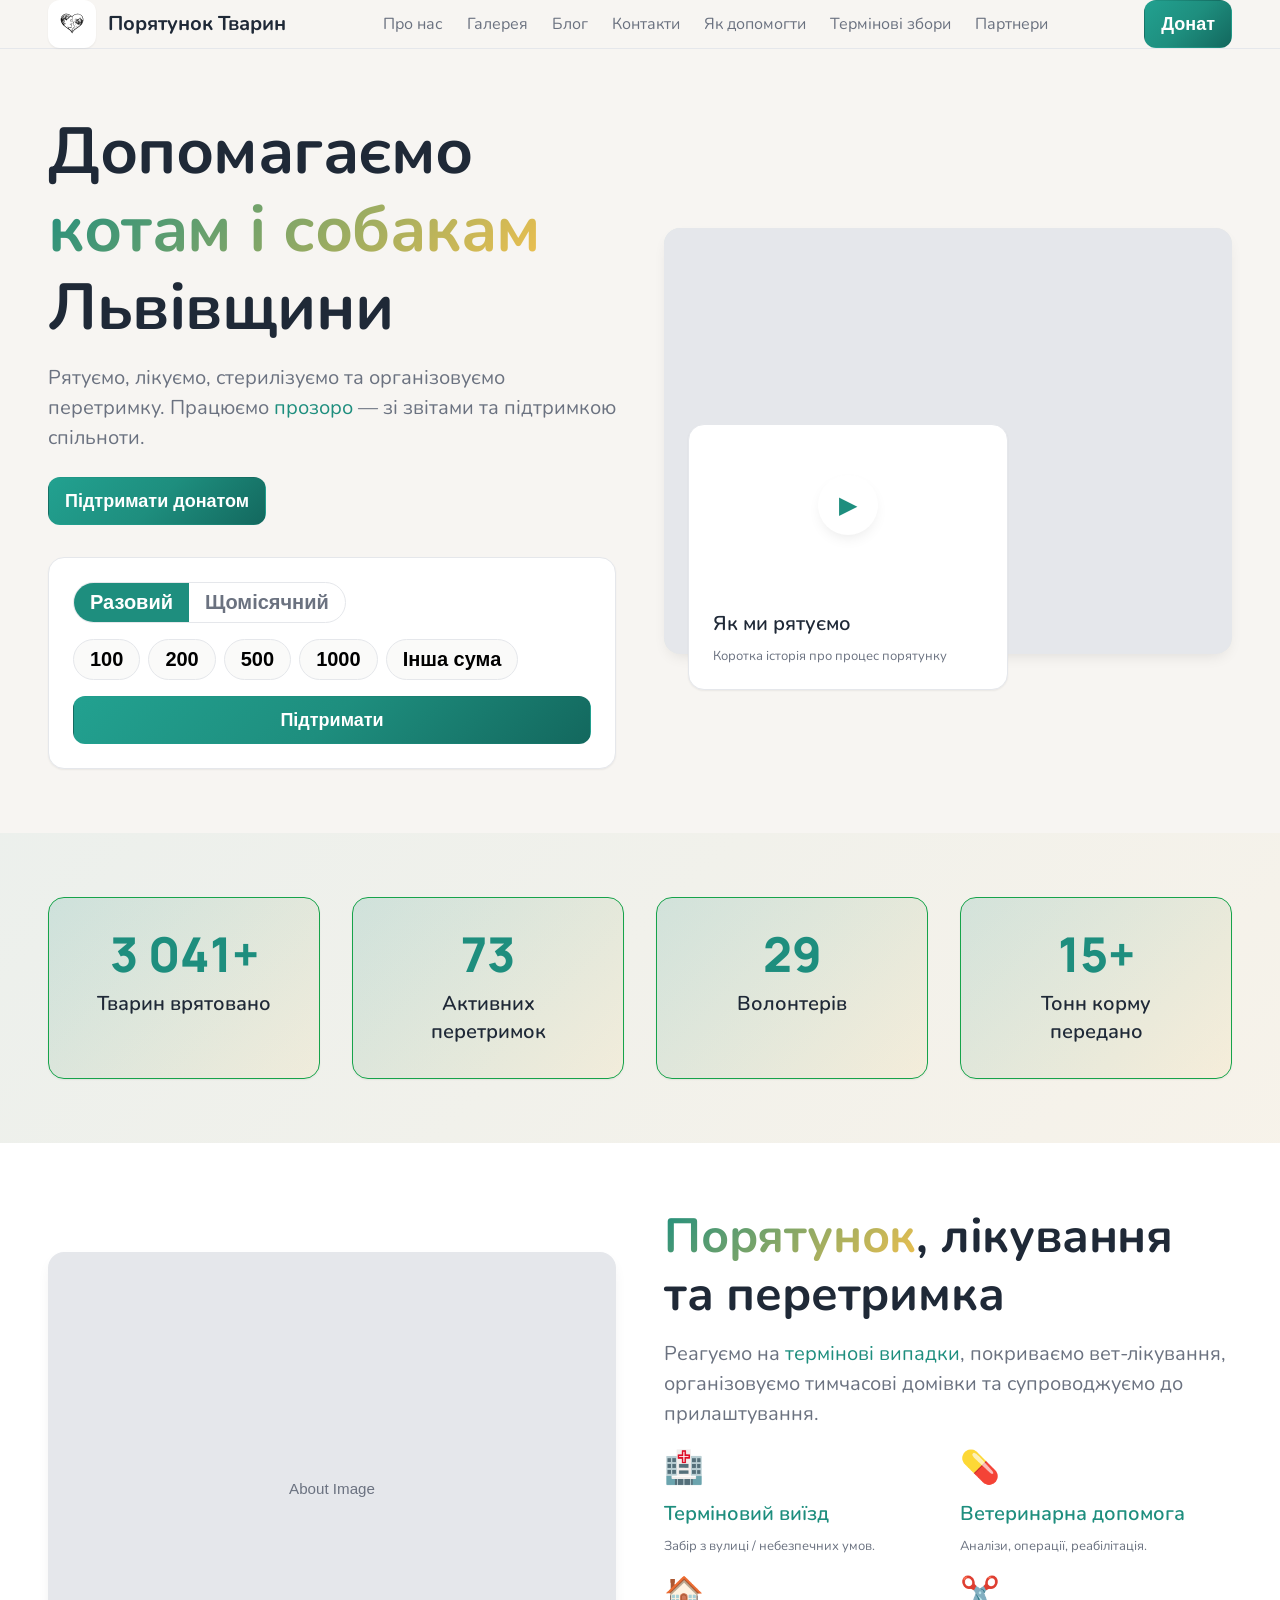
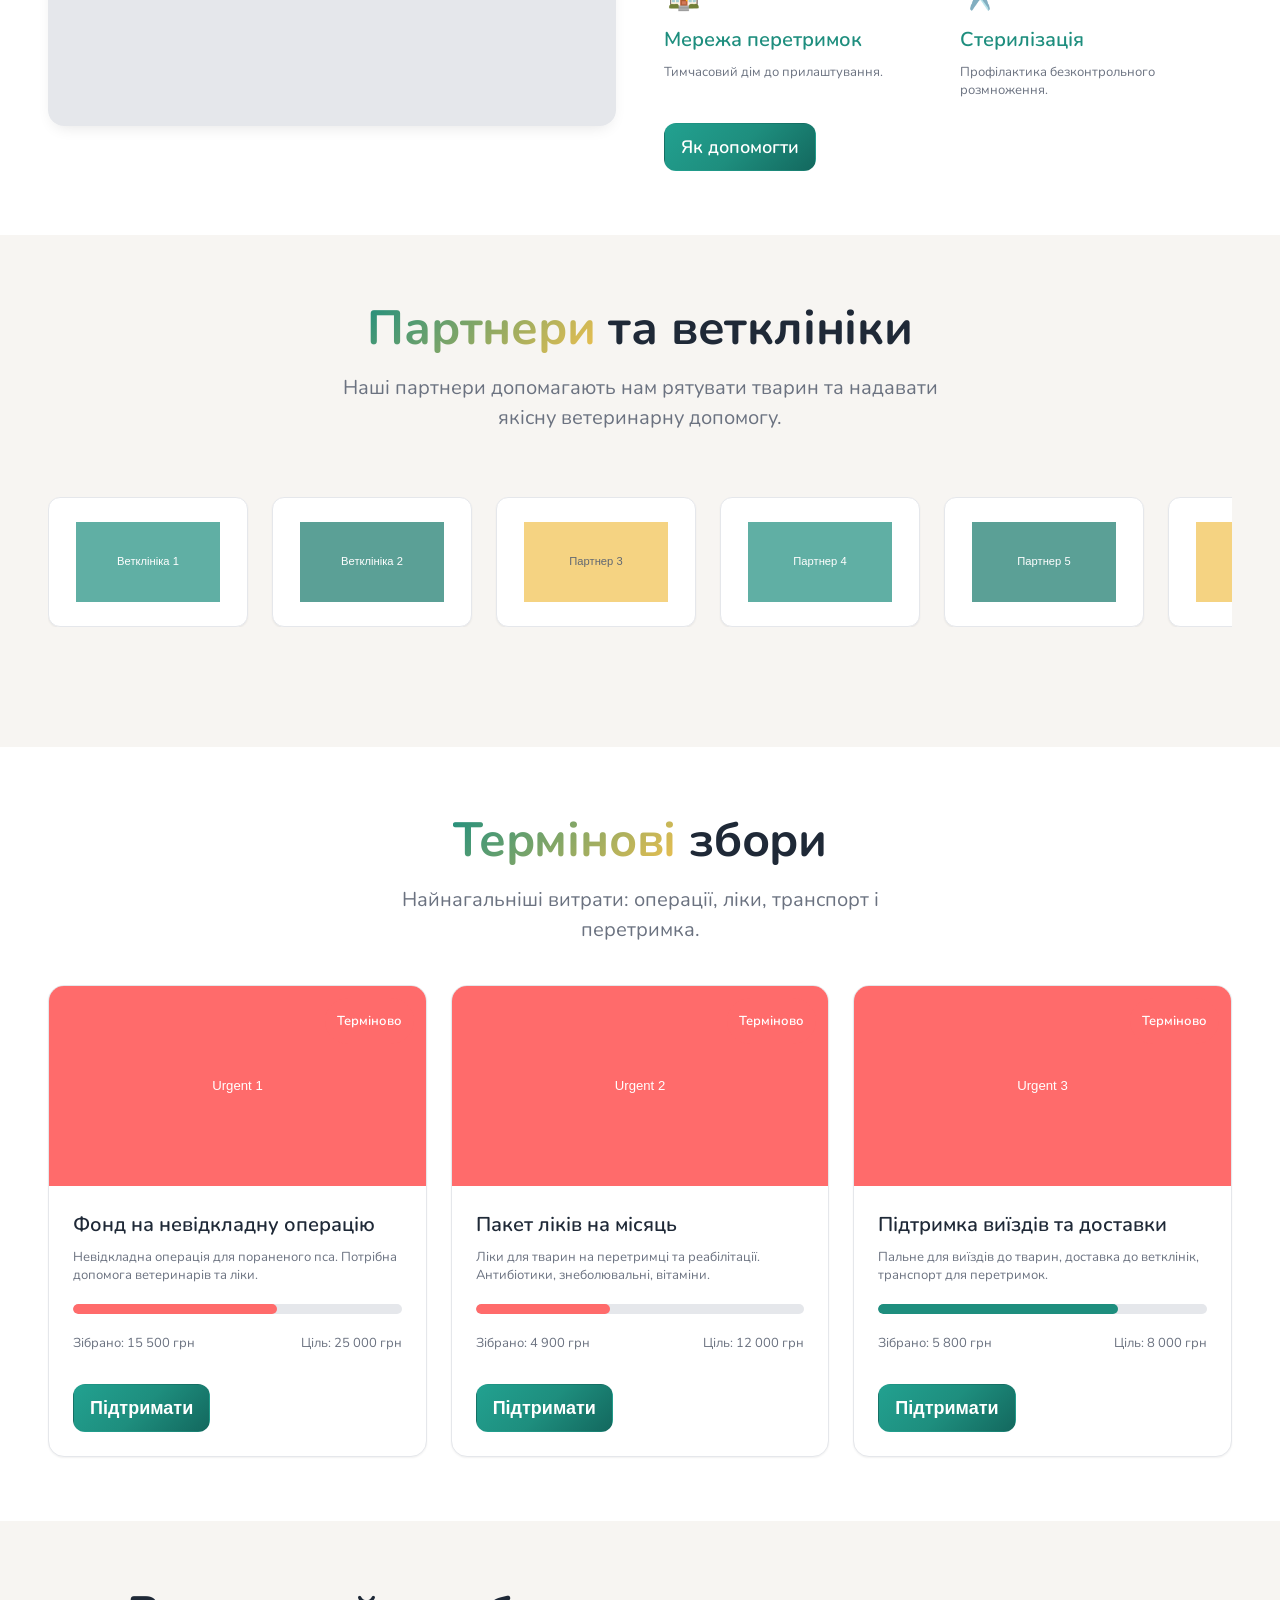
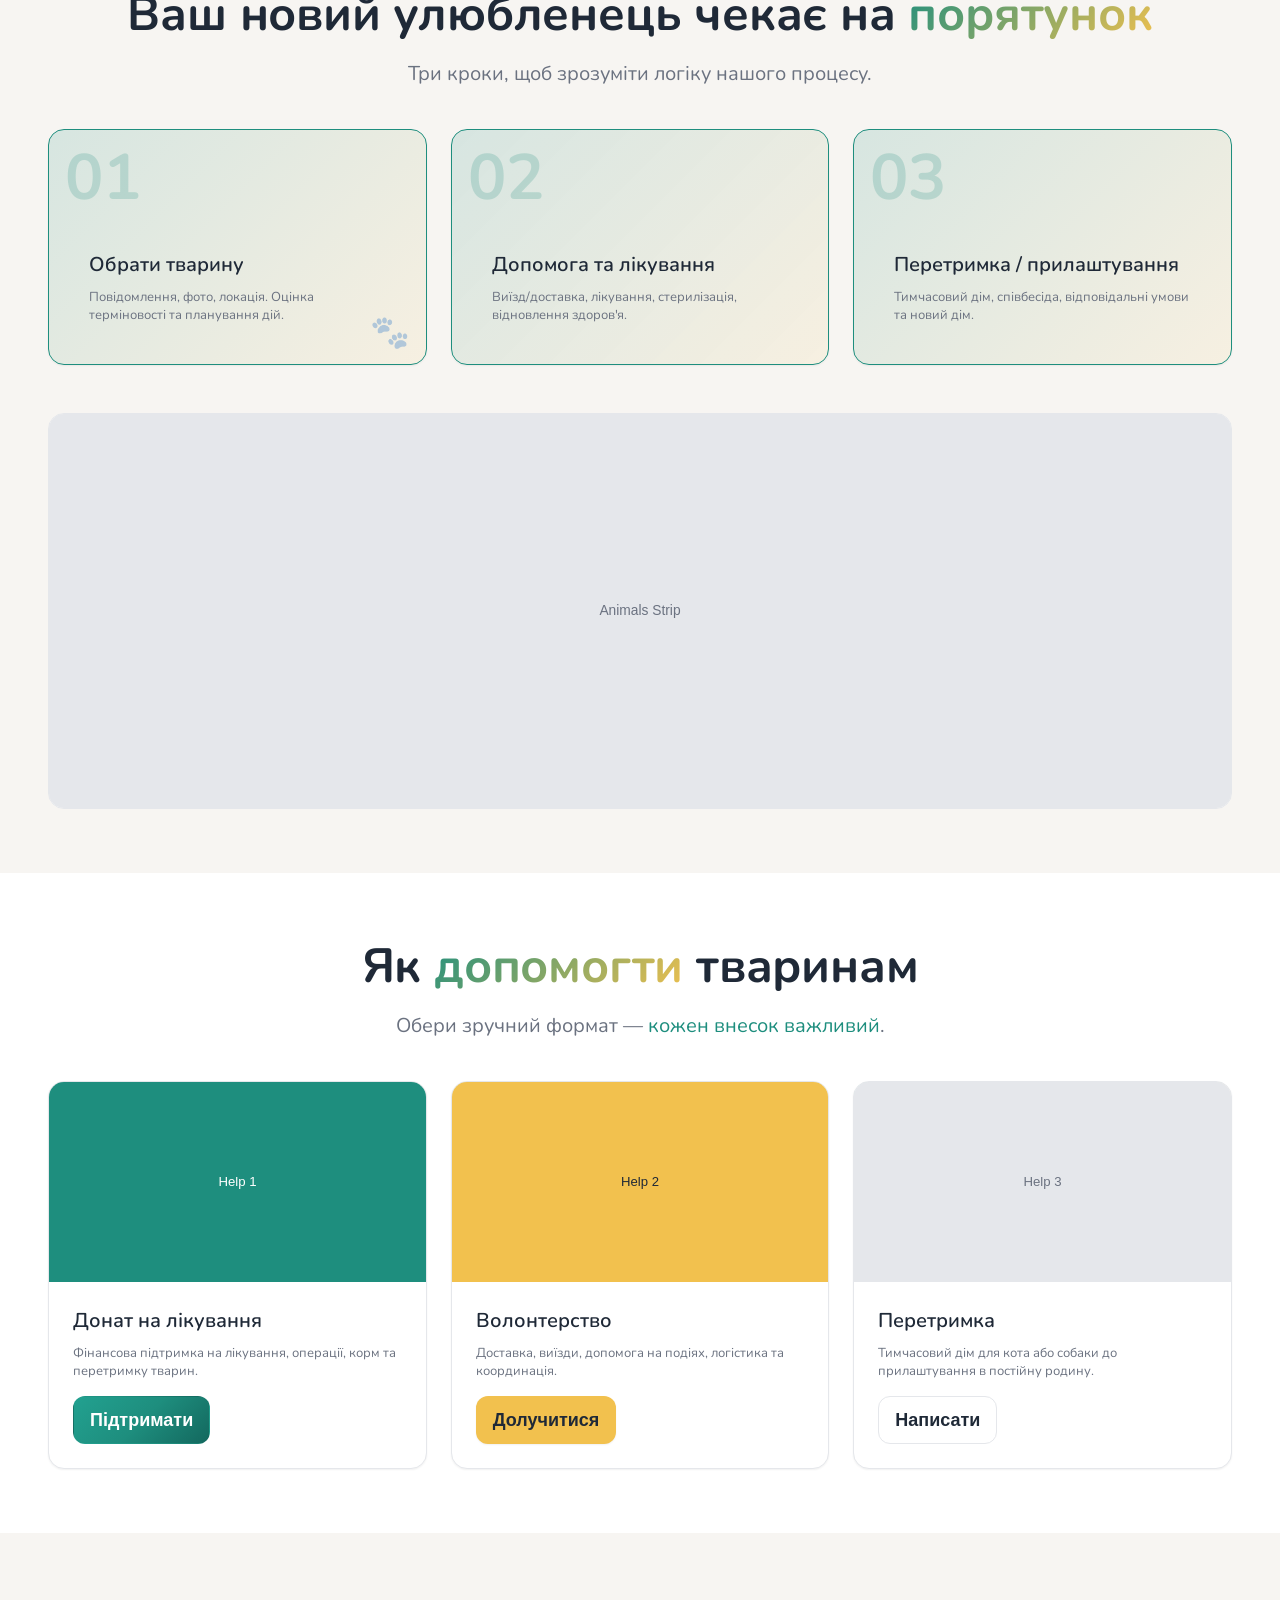
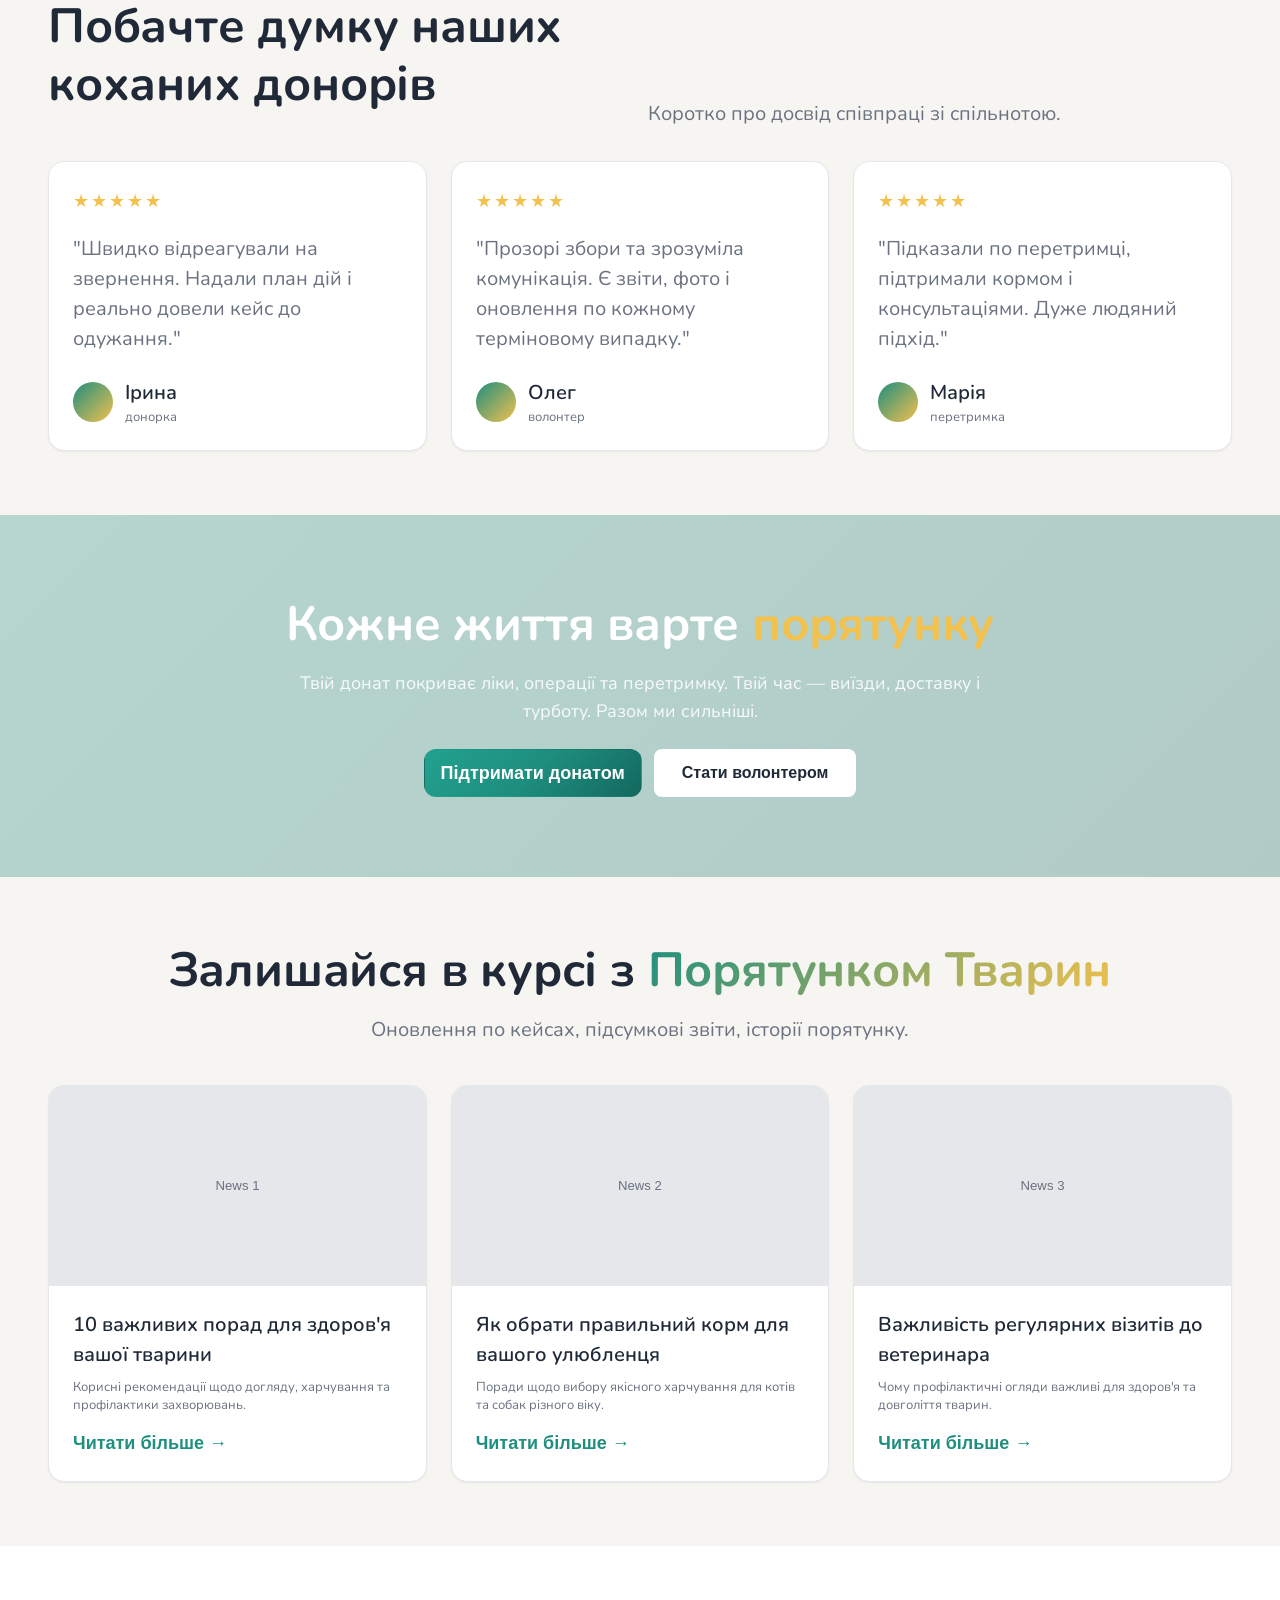
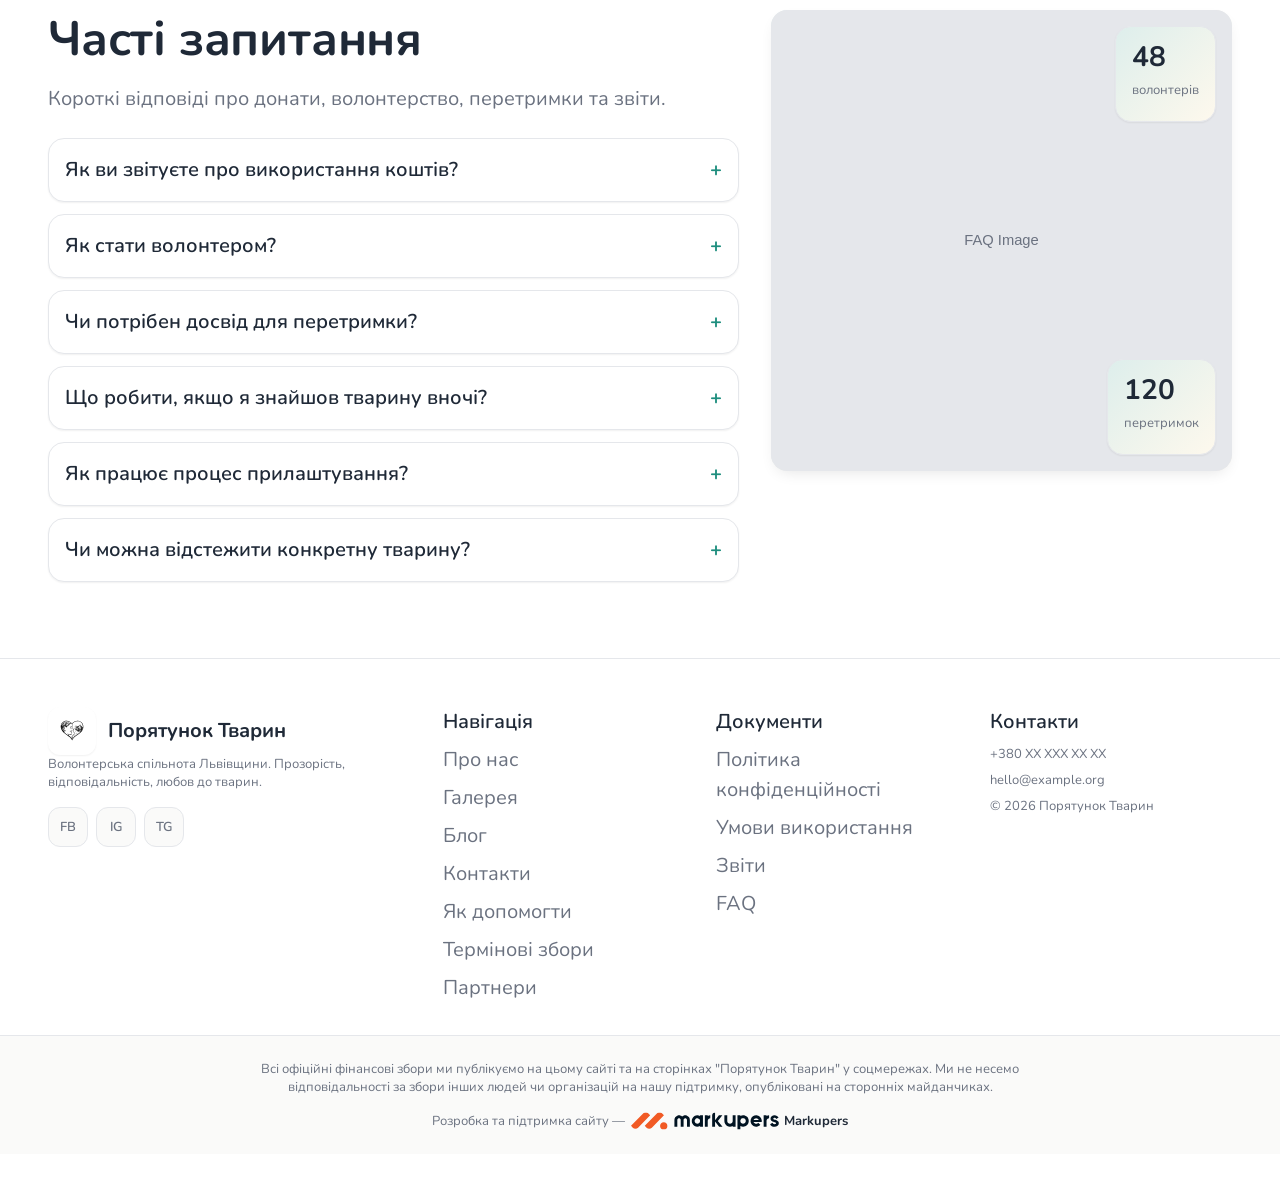
<file: index.html>
<!doctype html>
<html lang="uk">
<head>
  <meta charset="utf-8" />
  <meta name="viewport" content="width=device-width, initial-scale=1" />
  <title>Порятунок тварин Львівщини — коти та собаки</title>
  <meta name="description" content="Волонтерська спільнота: порятунок, лікування, стерилізація, перетримка котів і собак Львівщини." />
  <link rel="preconnect" href="https://fonts.googleapis.com">
  <link rel="preconnect" href="https://fonts.gstatic.com" crossorigin>
  <link href="https://fonts.googleapis.com/css2?family=Inter:wght@400;500;600;700&family=Manrope:wght@600;700;800&family=Nunito:wght@400;500;600;700;800&display=swap" rel="stylesheet">
  <link rel="stylesheet" href="styles.css" />
</head>

<body>
  <!-- Preloader -->
  <div class="preloader" id="preloader">
    <div class="preloader__paws">
      <div class="preloader__paw"><svg viewBox="0 0 64 64"><ellipse cx="22" cy="42" rx="10" ry="14"/><ellipse cx="42" cy="42" rx="10" ry="14"/><ellipse cx="12" cy="18" rx="7" ry="9"/><ellipse cx="28" cy="8" rx="7" ry="9"/><ellipse cx="44" cy="10" rx="7" ry="9"/><ellipse cx="56" cy="22" rx="7" ry="9"/></svg></div>
      <div class="preloader__paw"><svg viewBox="0 0 64 64"><ellipse cx="22" cy="42" rx="10" ry="14"/><ellipse cx="42" cy="42" rx="10" ry="14"/><ellipse cx="12" cy="18" rx="7" ry="9"/><ellipse cx="28" cy="8" rx="7" ry="9"/><ellipse cx="44" cy="10" rx="7" ry="9"/><ellipse cx="56" cy="22" rx="7" ry="9"/></svg></div>
      <div class="preloader__paw"><svg viewBox="0 0 64 64"><ellipse cx="22" cy="42" rx="10" ry="14"/><ellipse cx="42" cy="42" rx="10" ry="14"/><ellipse cx="12" cy="18" rx="7" ry="9"/><ellipse cx="28" cy="8" rx="7" ry="9"/><ellipse cx="44" cy="10" rx="7" ry="9"/><ellipse cx="56" cy="22" rx="7" ry="9"/></svg></div>
      <div class="preloader__paw"><svg viewBox="0 0 64 64"><ellipse cx="22" cy="42" rx="10" ry="14"/><ellipse cx="42" cy="42" rx="10" ry="14"/><ellipse cx="12" cy="18" rx="7" ry="9"/><ellipse cx="28" cy="8" rx="7" ry="9"/><ellipse cx="44" cy="10" rx="7" ry="9"/><ellipse cx="56" cy="22" rx="7" ry="9"/></svg></div>
      <div class="preloader__paw"><svg viewBox="0 0 64 64"><ellipse cx="22" cy="42" rx="10" ry="14"/><ellipse cx="42" cy="42" rx="10" ry="14"/><ellipse cx="12" cy="18" rx="7" ry="9"/><ellipse cx="28" cy="8" rx="7" ry="9"/><ellipse cx="44" cy="10" rx="7" ry="9"/><ellipse cx="56" cy="22" rx="7" ry="9"/></svg></div>
    </div>
    <div class="preloader__text">Завантаження...</div>
  </div>

  <header class="header" id="header">
    <div class="container header__inner">
      <a class="brand" href="#top" aria-label="На головну">
        <span class="brand__logo" aria-hidden="true">
          <img src="images/logo.svg" alt="Логотип" />
        </span>
        <span class="brand__name">Порятунок Тварин</span>
      </a>

      <nav class="nav" aria-label="Навігація">
        <a href="about.html">Про нас</a>
        <a href="gallery.html">Галерея</a>
        <a href="blog.html">Блог</a>
        <a href="contacts.html">Контакти</a>
        <a href="#help">Як допомогти</a>
        <a href="#urgent">Термінові збори</a>
        <a href="#partners">Партнери</a>
      </nav>

      <div class="header__right">
        <button class="btn btn--primary" data-action="donate">Донат</button>
      </div>
    </div>
  </header>

  <main id="top">
    <!-- HERO -->
    <section class="hero section">
      <div class="container">
        <div class="hero__content">
          <div class="hero__text">
            <h1>Допомагаємо <span class="highlight highlight--gradient">котам і собакам</span> Львівщини</h1>
            <p class="text">
              Рятуємо, лікуємо, стерилізуємо та організовуємо перетримку. Працюємо <span class="highlight">прозоро</span> — зі звітами та підтримкою спільноти.
            </p>

            <div class="hero__actions">
              <button class="btn btn--primary" data-action="donate">Підтримати донатом</button>
            </div>

            <div class="donate-widget" id="donate">
              <div class="donate-widget__toggle">
                <button type="button" class="toggle-btn active" data-period="once">Разовий</button>
                <button type="button" class="toggle-btn" data-period="monthly">Щомісячний</button>
              </div>

              <div class="donate-widget__amounts">
                <button class="chip" type="button" data-amount="100">100</button>
                <button class="chip" type="button" data-amount="200">200</button>
                <button class="chip" type="button" data-amount="500">500</button>
                <button class="chip" type="button" data-amount="1000">1000</button>
                <button class="chip" type="button" data-amount="other">Інша сума</button>
              </div>

              <div class="donate-widget__input" style="display: none;">
                <input type="number" class="input" placeholder="Мінімум 10 грн" min="10" />
              </div>

              <button class="btn btn--primary donate-widget__submit" type="button">Підтримати</button>
            </div>
          </div>

          <div class="hero__media">
            <div class="hero__image">
              <img src="https://images.unsplash.com/photo-1601758228041-f3b2795255f1?w=800&h=600&fit=crop" alt="Волонтер з врятованим собакою" onerror="this.onerror=null; this.src='data:image/svg+xml,%3Csvg xmlns=\'http://www.w3.org/2000/svg\' width=\'800\' height=\'600\'%3E%3Crect fill=\'%23E5E7EB\' width=\'800\' height=\'600\'/%3E%3Ctext x=\'50%25\' y=\'50%25\' text-anchor=\'middle\' dy=\'.3em\' fill=\'%236B7280\' font-family=\'sans-serif\' font-size=\'18\'%3EHero Image%3C/text%3E%3C/svg%3E';" />
            </div>
            <div class="hero__overlay">
              <div class="card">
                <div class="card__video">
                  <div class="play-button">▶</div>
                </div>
                <div class="card__body">
                  <p class="card__title">Як ми рятуємо</p>
                  <p class="caption">Коротка історія про процес порятунку</p>
                </div>
              </div>
            </div>
          </div>
        </div>
      </div>
    </section>

    <!-- СТАТИСТИКА (як у UAnimals) -->
    <section class="stats-section section">
      <div class="container">
        <div class="stats-grid">
          <div class="stat-item">
            <div class="stat-number" data-target="5000" data-suffix="+">0</div>
            <div class="stat-label">Тварин врятовано</div>
          </div>
          <div class="stat-item">
            <div class="stat-number" data-target="120">0</div>
            <div class="stat-label">Активних перетримок</div>
          </div>
          <div class="stat-item">
            <div class="stat-number" data-target="48">0</div>
            <div class="stat-label">Волонтерів</div>
          </div>
          <div class="stat-item">
            <div class="stat-number" data-target="25" data-suffix="+">0</div>
            <div class="stat-label">Тонн корму передано</div>
          </div>
        </div>
      </div>
    </section>

    <!-- ПРО НАС / SERVICES -->
    <section id="about" class="section section--alt">
      <div class="container">
        <div class="about-grid">
          <div class="about__media">
            <div class="about__image">
              <img src="https://images.unsplash.com/photo-1551717743-49959800b1f6?w=600&h=500&fit=crop" alt="Про нас" onerror="this.onerror=null; this.src='data:image/svg+xml,%3Csvg xmlns=\'http://www.w3.org/2000/svg\' width=\'600\' height=\'500\'%3E%3Crect fill=\'%23E5E7EB\' width=\'600\' height=\'500\'/%3E%3Ctext x=\'50%25\' y=\'50%25\' text-anchor=\'middle\' dy=\'.3em\' fill=\'%236B7280\' font-family=\'sans-serif\' font-size=\'16\'%3EAbout Image%3C/text%3E%3C/svg%3E';" />
            </div>
          </div>

          <div class="about__content">
            <h2><span class="highlight highlight--gradient">Порятунок</span>, лікування та перетримка</h2>
            <p class="text">
              Реагуємо на <span class="highlight">термінові випадки</span>, покриваємо вет-лікування, організовуємо тимчасові домівки та супроводжуємо до прилаштування.
            </p>

            <div class="features-grid">
              <div class="feature">
                <div class="feature__icon">🏥</div>
                <p class="text-strong"><span class="highlight">Терміновий виїзд</span></p>
                <p class="caption">Забір з вулиці / небезпечних умов.</p>
              </div>
              <div class="feature">
                <div class="feature__icon">💊</div>
                <p class="text-strong"><span class="highlight">Ветеринарна допомога</span></p>
                <p class="caption">Аналізи, операції, реабілітація.</p>
              </div>
              <div class="feature">
                <div class="feature__icon">🏠</div>
                <p class="text-strong"><span class="highlight">Мережа перетримок</span></p>
                <p class="caption">Тимчасовий дім до прилаштування.</p>
              </div>
              <div class="feature">
                <div class="feature__icon">✂️</div>
                <p class="text-strong"><span class="highlight">Стерилізація</span></p>
                <p class="caption">Профілактика безконтрольного розмноження.</p>
              </div>
            </div>

            <a class="btn btn--primary" href="#help">Як допомогти</a>
          </div>
        </div>
      </div>
    </section>

    <!-- ПАРТНЕРИ -->
    <section id="partners" class="section">
      <div class="container">
        <div class="section__header">
          <h2><span class="highlight highlight--gradient">Партнери</span> та ветклініки</h2>
          <p class="text">Наші партнери допомагають нам рятувати тварин та надавати якісну ветеринарну допомогу.</p>
        </div>

        <div class="partners-marquee">
          <div class="partners-marquee__track">
            <div class="partners-marquee__list">
              <div class="partner-logo">
                <img src="https://via.placeholder.com/180x100/1E8E7E/FFFFFF?text=Ветклініка+1" alt="Партнер 1" onerror="this.onerror=null; this.src='data:image/svg+xml,%3Csvg xmlns=\'http://www.w3.org/2000/svg\' width=\'180\' height=\'100\'%3E%3Crect fill=\'%231E8E7E\' width=\'180\' height=\'100\'/%3E%3Ctext x=\'50%25\' y=\'50%25\' text-anchor=\'middle\' dy=\'.3em\' fill=\'white\' font-family=\'sans-serif\' font-size=\'14\'%3EВетклініка 1%3C/text%3E%3C/svg%3E';" />
              </div>
              <div class="partner-logo">
                <img src="https://via.placeholder.com/180x100/17786B/FFFFFF?text=Ветклініка+2" alt="Партнер 2" onerror="this.onerror=null; this.src='data:image/svg+xml,%3Csvg xmlns=\'http://www.w3.org/2000/svg\' width=\'180\' height=\'100\'%3E%3Crect fill=\'%2317786B\' width=\'180\' height=\'100\'/%3E%3Ctext x=\'50%25\' y=\'50%25\' text-anchor=\'middle\' dy=\'.3em\' fill=\'white\' font-family=\'sans-serif\' font-size=\'14\'%3EВетклініка 2%3C/text%3E%3C/svg%3E';" />
              </div>
              <div class="partner-logo">
                <img src="https://via.placeholder.com/180x100/F2C14E/1F2937?text=Партнер+3" alt="Партнер 3" onerror="this.onerror=null; this.src='data:image/svg+xml,%3Csvg xmlns=\'http://www.w3.org/2000/svg\' width=\'180\' height=\'100\'%3E%3Crect fill=\'%23F2C14E\' width=\'180\' height=\'100\'/%3E%3Ctext x=\'50%25\' y=\'50%25\' text-anchor=\'middle\' dy=\'.3em\' fill=\'%231F2937\' font-family=\'sans-serif\' font-size=\'14\'%3EПартнер 3%3C/text%3E%3C/svg%3E';" />
              </div>
              <div class="partner-logo">
                <img src="https://via.placeholder.com/180x100/1E8E7E/FFFFFF?text=Партнер+4" alt="Партнер 4" onerror="this.onerror=null; this.src='data:image/svg+xml,%3Csvg xmlns=\'http://www.w3.org/2000/svg\' width=\'180\' height=\'100\'%3E%3Crect fill=\'%231E8E7E\' width=\'180\' height=\'100\'/%3E%3Ctext x=\'50%25\' y=\'50%25\' text-anchor=\'middle\' dy=\'.3em\' fill=\'white\' font-family=\'sans-serif\' font-size=\'14\'%3EПартнер 4%3C/text%3E%3C/svg%3E';" />
              </div>
              <div class="partner-logo">
                <img src="https://via.placeholder.com/180x100/17786B/FFFFFF?text=Партнер+5" alt="Партнер 5" onerror="this.onerror=null; this.src='data:image/svg+xml,%3Csvg xmlns=\'http://www.w3.org/2000/svg\' width=\'180\' height=\'100\'%3E%3Crect fill=\'%2317786B\' width=\'180\' height=\'100\'/%3E%3Ctext x=\'50%25\' y=\'50%25\' text-anchor=\'middle\' dy=\'.3em\' fill=\'white\' font-family=\'sans-serif\' font-size=\'14\'%3EПартнер 5%3C/text%3E%3C/svg%3E';" />
              </div>
              <div class="partner-logo">
                <img src="https://via.placeholder.com/180x100/F2C14E/1F2937?text=Партнер+6" alt="Партнер 6" onerror="this.onerror=null; this.src='data:image/svg+xml,%3Csvg xmlns=\'http://www.w3.org/2000/svg\' width=\'180\' height=\'100\'%3E%3Crect fill=\'%23F2C14E\' width=\'180\' height=\'100\'/%3E%3Ctext x=\'50%25\' y=\'50%25\' text-anchor=\'middle\' dy=\'.3em\' fill=\'%231F2937\' font-family=\'sans-serif\' font-size=\'14\'%3EПартнер 6%3C/text%3E%3C/svg%3E';" />
              </div>
              <div class="partner-logo">
                <img src="https://via.placeholder.com/180x100/1E8E7E/FFFFFF?text=Партнер+7" alt="Партнер 7" onerror="this.onerror=null; this.src='data:image/svg+xml,%3Csvg xmlns=\'http://www.w3.org/2000/svg\' width=\'180\' height=\'100\'%3E%3Crect fill=\'%231E8E7E\' width=\'180\' height=\'100\'/%3E%3Ctext x=\'50%25\' y=\'50%25\' text-anchor=\'middle\' dy=\'.3em\' fill=\'white\' font-family=\'sans-serif\' font-size=\'14\'%3EПартнер 7%3C/text%3E%3C/svg%3E';" />
              </div>
              <div class="partner-logo">
                <img src="https://via.placeholder.com/180x100/17786B/FFFFFF?text=Партнер+8" alt="Партнер 8" onerror="this.onerror=null; this.src='data:image/svg+xml,%3Csvg xmlns=\'http://www.w3.org/2000/svg\' width=\'180\' height=\'100\'%3E%3Crect fill=\'%2317786B\' width=\'180\' height=\'100\'/%3E%3Ctext x=\'50%25\' y=\'50%25\' text-anchor=\'middle\' dy=\'.3em\' fill=\'white\' font-family=\'sans-serif\' font-size=\'14\'%3EПартнер 8%3C/text%3E%3C/svg%3E';" />
              </div>
              <!-- Дублюємо для безперервного циклу -->
              <div class="partner-logo">
                <img src="https://via.placeholder.com/180x100/1E8E7E/FFFFFF?text=Ветклініка+1" alt="Партнер 1" onerror="this.onerror=null; this.src='data:image/svg+xml,%3Csvg xmlns=\'http://www.w3.org/2000/svg\' width=\'180\' height=\'100\'%3E%3Crect fill=\'%231E8E7E\' width=\'180\' height=\'100\'/%3E%3Ctext x=\'50%25\' y=\'50%25\' text-anchor=\'middle\' dy=\'.3em\' fill=\'white\' font-family=\'sans-serif\' font-size=\'14\'%3EВетклініка 1%3C/text%3E%3C/svg%3E';" />
              </div>
              <div class="partner-logo">
                <img src="https://via.placeholder.com/180x100/17786B/FFFFFF?text=Ветклініка+2" alt="Партнер 2" onerror="this.onerror=null; this.src='data:image/svg+xml,%3Csvg xmlns=\'http://www.w3.org/2000/svg\' width=\'180\' height=\'100\'%3E%3Crect fill=\'%2317786B\' width=\'180\' height=\'100\'/%3E%3Ctext x=\'50%25\' y=\'50%25\' text-anchor=\'middle\' dy=\'.3em\' fill=\'white\' font-family=\'sans-serif\' font-size=\'14\'%3EВетклініка 2%3C/text%3E%3C/svg%3E';" />
              </div>
              <div class="partner-logo">
                <img src="https://via.placeholder.com/180x100/F2C14E/1F2937?text=Партнер+3" alt="Партнер 3" onerror="this.onerror=null; this.src='data:image/svg+xml,%3Csvg xmlns=\'http://www.w3.org/2000/svg\' width=\'180\' height=\'100\'%3E%3Crect fill=\'%23F2C14E\' width=\'180\' height=\'100\'/%3E%3Ctext x=\'50%25\' y=\'50%25\' text-anchor=\'middle\' dy=\'.3em\' fill=\'%231F2937\' font-family=\'sans-serif\' font-size=\'14\'%3EПартнер 3%3C/text%3E%3C/svg%3E';" />
              </div>
              <div class="partner-logo">
                <img src="https://via.placeholder.com/180x100/1E8E7E/FFFFFF?text=Партнер+4" alt="Партнер 4" onerror="this.onerror=null; this.src='data:image/svg+xml,%3Csvg xmlns=\'http://www.w3.org/2000/svg\' width=\'180\' height=\'100\'%3E%3Crect fill=\'%231E8E7E\' width=\'180\' height=\'100\'/%3E%3Ctext x=\'50%25\' y=\'50%25\' text-anchor=\'middle\' dy=\'.3em\' fill=\'white\' font-family=\'sans-serif\' font-size=\'14\'%3EПартнер 4%3C/text%3E%3C/svg%3E';" />
              </div>
              <div class="partner-logo">
                <img src="https://via.placeholder.com/180x100/17786B/FFFFFF?text=Партнер+5" alt="Партнер 5" onerror="this.onerror=null; this.src='data:image/svg+xml,%3Csvg xmlns=\'http://www.w3.org/2000/svg\' width=\'180\' height=\'100\'%3E%3Crect fill=\'%2317786B\' width=\'180\' height=\'100\'/%3E%3Ctext x=\'50%25\' y=\'50%25\' text-anchor=\'middle\' dy=\'.3em\' fill=\'white\' font-family=\'sans-serif\' font-size=\'14\'%3EПартнер 5%3C/text%3E%3C/svg%3E';" />
              </div>
              <div class="partner-logo">
                <img src="https://via.placeholder.com/180x100/F2C14E/1F2937?text=Партнер+6" alt="Партнер 6" onerror="this.onerror=null; this.src='data:image/svg+xml,%3Csvg xmlns=\'http://www.w3.org/2000/svg\' width=\'180\' height=\'100\'%3E%3Crect fill=\'%23F2C14E\' width=\'180\' height=\'100\'/%3E%3Ctext x=\'50%25\' y=\'50%25\' text-anchor=\'middle\' dy=\'.3em\' fill=\'%231F2937\' font-family=\'sans-serif\' font-size=\'14\'%3EПартнер 6%3C/text%3E%3C/svg%3E';" />
              </div>
              <div class="partner-logo">
                <img src="https://via.placeholder.com/180x100/1E8E7E/FFFFFF?text=Партнер+7" alt="Партнер 7" onerror="this.onerror=null; this.src='data:image/svg+xml,%3Csvg xmlns=\'http://www.w3.org/2000/svg\' width=\'180\' height=\'100\'%3E%3Crect fill=\'%231E8E7E\' width=\'180\' height=\'100\'/%3E%3Ctext x=\'50%25\' y=\'50%25\' text-anchor=\'middle\' dy=\'.3em\' fill=\'white\' font-family=\'sans-serif\' font-size=\'14\'%3EПартнер 7%3C/text%3E%3C/svg%3E';" />
              </div>
              <div class="partner-logo">
                <img src="https://via.placeholder.com/180x100/17786B/FFFFFF?text=Партнер+8" alt="Партнер 8" onerror="this.onerror=null; this.src='data:image/svg+xml,%3Csvg xmlns=\'http://www.w3.org/2000/svg\' width=\'180\' height=\'100\'%3E%3Crect fill=\'%2317786B\' width=\'180\' height=\'100\'/%3E%3Ctext x=\'50%25\' y=\'50%25\' text-anchor=\'middle\' dy=\'.3em\' fill=\'white\' font-family=\'sans-serif\' font-size=\'14\'%3EПартнер 8%3C/text%3E%3C/svg%3E';" />
              </div>
            </div>
          </div>
        </div>
      </div>
    </section>

    <!-- ТЕРМІНОВІ ЗБОРИ -->
    <section id="urgent" class="section section--alt">
      <div class="container">
        <div class="section__header">
          <h2><span class="highlight highlight--gradient">Термінові</span> збори</h2>
          <p class="text">Найнагальніші витрати: операції, ліки, транспорт і перетримка.</p>
        </div>

        <div class="cards-grid">
          <article class="card card--interactive">
            <div class="card__image">
              <img src="https://images.unsplash.com/photo-1605568427561-40dd23c2acea?w=400&h=300&fit=crop" alt="Термінова операція" onerror="this.onerror=null; this.src='data:image/svg+xml,%3Csvg xmlns=\'http://www.w3.org/2000/svg\' width=\'400\' height=\'300\'%3E%3Crect fill=\'%23FF6B6B\' width=\'400\' height=\'300\'/%3E%3Ctext x=\'50%25\' y=\'50%25\' text-anchor=\'middle\' dy=\'.3em\' fill=\'white\' font-family=\'sans-serif\' font-size=\'14\'%3EUrgent 1%3C/text%3E%3C/svg%3E';" />
              <span class="badge badge--urgent">Терміново</span>
            </div>
            <div class="card__body">
              <p class="card__title">Фонд на невідкладну операцію</p>
              <p class="caption">Невідкладна операція для пораненого пса. Потрібна допомога ветеринарів та ліки.</p>
              <div class="progress">
                <div class="progress__bar progress__bar--urgent" style="width: 62%"></div>
              </div>
              <div class="progress__info">
                <span class="caption">Зібрано: 15 500 грн</span>
                <span class="caption">Ціль: 25 000 грн</span>
              </div>
              <button class="btn btn--primary" type="button">Підтримати</button>
            </div>
          </article>

          <article class="card card--interactive">
            <div class="card__image">
              <img src="https://images.unsplash.com/photo-1583336663277-620dc1996580?w=400&h=300&fit=crop" alt="Ліки" onerror="this.onerror=null; this.src='data:image/svg+xml,%3Csvg xmlns=\'http://www.w3.org/2000/svg\' width=\'400\' height=\'300\'%3E%3Crect fill=\'%23FF6B6B\' width=\'400\' height=\'300\'/%3E%3Ctext x=\'50%25\' y=\'50%25\' text-anchor=\'middle\' dy=\'.3em\' fill=\'white\' font-family=\'sans-serif\' font-size=\'14\'%3EUrgent 2%3C/text%3E%3C/svg%3E';" />
              <span class="badge badge--urgent">Терміново</span>
            </div>
            <div class="card__body">
              <p class="card__title">Пакет ліків на місяць</p>
              <p class="caption">Ліки для тварин на перетримці та реабілітації. Антибіотики, знеболювальні, вітаміни.</p>
              <div class="progress">
                <div class="progress__bar progress__bar--urgent" style="width: 41%"></div>
              </div>
              <div class="progress__info">
                <span class="caption">Зібрано: 4 900 грн</span>
                <span class="caption">Ціль: 12 000 грн</span>
              </div>
              <button class="btn btn--primary" type="button">Підтримати</button>
            </div>
          </article>

          <article class="card card--interactive">
            <div class="card__image">
              <img src="https://images.unsplash.com/photo-1548199973-03cce0bbc87b?w=400&h=300&fit=crop" alt="Транспорт" onerror="this.onerror=null; this.src='data:image/svg+xml,%3Csvg xmlns=\'http://www.w3.org/2000/svg\' width=\'400\' height=\'300\'%3E%3Crect fill=\'%23FF6B6B\' width=\'400\' height=\'300\'/%3E%3Ctext x=\'50%25\' y=\'50%25\' text-anchor=\'middle\' dy=\'.3em\' fill=\'white\' font-family=\'sans-serif\' font-size=\'14\'%3EUrgent 3%3C/text%3E%3C/svg%3E';" />
              <span class="badge badge--urgent">Терміново</span>
            </div>
            <div class="card__body">
              <p class="card__title">Підтримка виїздів та доставки</p>
              <p class="caption">Пальне для виїздів до тварин, доставка до ветклінік, транспорт для перетримок.</p>
              <div class="progress">
                <div class="progress__bar progress__bar--normal" style="width: 73%"></div>
              </div>
              <div class="progress__info">
                <span class="caption">Зібрано: 5 800 грн</span>
                <span class="caption">Ціль: 8 000 грн</span>
              </div>
              <button class="btn btn--primary" type="button">Підтримати</button>
            </div>
          </article>
        </div>
      </div>
    </section>

    <!-- ПРОЦЕС ПОРЯТУНКУ / STEPS -->
    <section id="steps" class="section">
      <div class="container">
        <div class="section__header">
          <h2>Ваш новий улюбленець чекає на <span class="highlight highlight--gradient">порятунок</span></h2>
          <p class="text">Три кроки, щоб зрозуміти логіку нашого процесу.</p>
        </div>

        <div class="cards-grid">
          <article class="card step-card">
            <div class="step-card__number">01</div>
            <div class="card__body">
              <p class="card__title">Обрати тварину</p>
              <p class="caption">Повідомлення, фото, локація. Оцінка терміновості та планування дій.</p>
            </div>
            <div class="step-card__icon">🐾</div>
          </article>

          <article class="card step-card">
            <div class="step-card__number">02</div>
            <div class="card__body">
              <p class="card__title">Допомога та лікування</p>
              <p class="caption">Виїзд/доставка, лікування, стерилізація, відновлення здоров'я.</p>
            </div>
          </article>

          <article class="card step-card">
            <div class="step-card__number">03</div>
            <div class="card__body">
              <p class="card__title">Перетримка / прилаштування</p>
              <p class="caption">Тимчасовий дім, співбесіда, відповідальні умови та новий дім.</p>
            </div>
          </article>
        </div>

        <div class="animal-strip">
          <img src="https://images.unsplash.com/photo-1526336024174-e58f5cdd8e13?w=1200&h=400&fit=crop" alt="Кіт" onerror="this.onerror=null; this.src='data:image/svg+xml,%3Csvg xmlns=\'http://www.w3.org/2000/svg\' width=\'1200\' height=\'400\'%3E%3Crect fill=\'%23E5E7EB\' width=\'1200\' height=\'400\'/%3E%3Ctext x=\'50%25\' y=\'50%25\' text-anchor=\'middle\' dy=\'.3em\' fill=\'%236B7280\' font-family=\'sans-serif\' font-size=\'14\'%3EAnimals Strip%3C/text%3E%3C/svg%3E';" />
        </div>
      </div>
    </section>

    <!-- ЯК ДОПОМОГТИ / SERVICES CARDS -->
    <section id="help" class="section section--alt">
      <div class="container">
        <div class="section__header">
          <h2>Як <span class="highlight highlight--gradient">допомогти</span> тваринам</h2>
          <p class="text">Обери зручний формат — <span class="highlight">кожен внесок важливий</span>.</p>
        </div>

        <div class="cards-grid">
          <article class="card card--interactive">
            <div class="card__image">
              <img src="https://images.unsplash.com/photo-1583337130417-3346a1be7dee?w=400&h=300&fit=crop" alt="Донат" onerror="this.onerror=null; this.src='data:image/svg+xml,%3Csvg xmlns=\'http://www.w3.org/2000/svg\' width=\'400\' height=\'300\'%3E%3Crect fill=\'%231E8E7E\' width=\'400\' height=\'300\'/%3E%3Ctext x=\'50%25\' y=\'50%25\' text-anchor=\'middle\' dy=\'.3em\' fill=\'white\' font-family=\'sans-serif\' font-size=\'14\'%3EHelp 1%3C/text%3E%3C/svg%3E';" />
            </div>
            <div class="card__body">
              <p class="card__title">Донат на лікування</p>
              <p class="caption">Фінансова підтримка на лікування, операції, корм та перетримку тварин.</p>
              <button class="btn btn--primary" type="button" data-action="donate">Підтримати</button>
            </div>
          </article>

          <article class="card card--interactive">
            <div class="card__image">
              <img src="https://images.unsplash.com/photo-1559827260-dc66d52bef19?w=400&h=300&fit=crop" alt="Волонтерство" onerror="this.onerror=null; this.src='data:image/svg+xml,%3Csvg xmlns=\'http://www.w3.org/2000/svg\' width=\'400\' height=\'300\'%3E%3Crect fill=\'%23F2C14E\' width=\'400\' height=\'300\'/%3E%3Ctext x=\'50%25\' y=\'50%25\' text-anchor=\'middle\' dy=\'.3em\' fill=\'%231F2937\' font-family=\'sans-serif\' font-size=\'14\'%3EHelp 2%3C/text%3E%3C/svg%3E';" />
            </div>
            <div class="card__body">
              <p class="card__title">Волонтерство</p>
              <p class="caption">Доставка, виїзди, допомога на подіях, логістика та координація.</p>
              <button class="btn btn--secondary" type="button">Долучитися</button>
            </div>
          </article>

          <article class="card card--interactive">
            <div class="card__image">
              <img src="https://images.unsplash.com/photo-1601758228041-f3b2795255f1?w=400&h=300&fit=crop" alt="Перетримка" onerror="this.onerror=null; this.src='data:image/svg+xml,%3Csvg xmlns=\'http://www.w3.org/2000/svg\' width=\'400\' height=\'300\'%3E%3Crect fill=\'%23E5E7EB\' width=\'400\' height=\'300\'/%3E%3Ctext x=\'50%25\' y=\'50%25\' text-anchor=\'middle\' dy=\'.3em\' fill=\'%236B7280\' font-family=\'sans-serif\' font-size=\'14\'%3EHelp 3%3C/text%3E%3C/svg%3E';" />
            </div>
            <div class="card__body">
              <p class="card__title">Перетримка</p>
              <p class="caption">Тимчасовий дім для кота або собаки до прилаштування в постійну родину.</p>
              <button class="btn btn--outline" type="button">Написати</button>
            </div>
          </article>
        </div>
      </div>
    </section>

    <!-- ВІДГУКИ -->
    <section id="testimonials" class="section">
      <div class="container">
        <div class="testimonials-grid">
          <div class="testimonials__header">
            <h2>Побачте думку наших коханих донорів</h2>
          </div>
          <div class="testimonials__text">
            <p class="text">Коротко про досвід співпраці зі спільнотою.</p>
          </div>
        </div>

        <div class="cards-grid">
          <article class="card">
            <div class="card__body">
              <div class="stars">★★★★★</div>
              <p class="text" style="margin:10px 0 0;">
                "Швидко відреагували на звернення. Надали план дій і реально довели кейс до одужання."
              </p>
              <div class="person">
                <span class="avatar" aria-hidden="true"></span>
                <div>
                  <div class="text-strong">Ірина</div>
                  <div class="caption">донорка</div>
                </div>
              </div>
            </div>
          </article>

          <article class="card">
            <div class="card__body">
              <div class="stars">★★★★★</div>
              <p class="text" style="margin:10px 0 0;">
                "Прозорі збори та зрозуміла комунікація. Є звіти, фото і оновлення по кожному терміновому випадку."
              </p>
              <div class="person">
                <span class="avatar" aria-hidden="true"></span>
                <div>
                  <div class="text-strong">Олег</div>
                  <div class="caption">волонтер</div>
                </div>
              </div>
            </div>
          </article>

          <article class="card">
            <div class="card__body">
              <div class="stars">★★★★★</div>
              <p class="text" style="margin:10px 0 0;">
                "Підказали по перетримці, підтримали кормом і консультаціями. Дуже людяний підхід."
              </p>
              <div class="person">
                <span class="avatar" aria-hidden="true"></span>
                <div>
                  <div class="text-strong">Марія</div>
                  <div class="caption">перетримка</div>
                </div>
              </div>
            </div>
          </article>
        </div>
      </div>
    </section>

    <!-- CTA BANNER -->
    <section class="cta-banner cta-banner--full">
      <div class="cta-banner__content">
        <h2>Кожне життя варте <span class="cta-banner__accent">порятунку</span></h2>
        <p class="text">Твій донат покриває ліки, операції та перетримку. Твій час — виїзди, доставку і турботу. Разом ми сильніші.</p>
        <div class="cta-banner__actions">
          <button class="btn btn--primary" data-action="donate">Підтримати донатом</button>
          <button class="btn btn--white">Стати волонтером</button>
        </div>
      </div>
    </section>

    <!-- НОВИНИ / ЗВІТИ -->
    <section id="reports" class="section">
      <div class="container">
        <div class="section__header">
          <h2>Залишайся в курсі з <span class="highlight highlight--gradient">Порятунком Тварин</span></h2>
          <p class="text">Оновлення по кейсах, підсумкові звіти, історії порятунку.</p>
        </div>

        <div class="cards-grid">
          <article class="card card--interactive">
            <div class="card__image">
              <img src="https://images.unsplash.com/photo-1601758228041-f3b2795255f1?w=400&h=300&fit=crop" alt="Новини" onerror="this.onerror=null; this.src='data:image/svg+xml,%3Csvg xmlns=\'http://www.w3.org/2000/svg\' width=\'400\' height=\'300\'%3E%3Crect fill=\'%23E5E7EB\' width=\'400\' height=\'300\'/%3E%3Ctext x=\'50%25\' y=\'50%25\' text-anchor=\'middle\' dy=\'.3em\' fill=\'%236B7280\' font-family=\'sans-serif\' font-size=\'14\'%3ENews 1%3C/text%3E%3C/svg%3E';" />
            </div>
            <div class="card__body">
              <p class="card__title">10 важливих порад для здоров'я вашої тварини</p>
              <p class="caption">Корисні рекомендації щодо догляду, харчування та профілактики захворювань.</p>
              <button class="btn btn--link" type="button">Читати більше →</button>
            </div>
          </article>

          <article class="card card--interactive">
            <div class="card__image">
              <img src="https://images.unsplash.com/photo-1583337130417-3346a1be7dee?w=400&h=300&fit=crop" alt="Новини" onerror="this.onerror=null; this.src='data:image/svg+xml,%3Csvg xmlns=\'http://www.w3.org/2000/svg\' width=\'400\' height=\'300\'%3E%3Crect fill=\'%23E5E7EB\' width=\'400\' height=\'300\'/%3E%3Ctext x=\'50%25\' y=\'50%25\' text-anchor=\'middle\' dy=\'.3em\' fill=\'%236B7280\' font-family=\'sans-serif\' font-size=\'14\'%3ENews 2%3C/text%3E%3C/svg%3E';" />
            </div>
            <div class="card__body">
              <p class="card__title">Як обрати правильний корм для вашого улюбленця</p>
              <p class="caption">Поради щодо вибору якісного харчування для котів та собак різного віку.</p>
              <button class="btn btn--link" type="button">Читати більше →</button>
            </div>
          </article>

          <article class="card card--interactive">
            <div class="card__image">
              <img src="https://images.unsplash.com/photo-1559827260-dc66d52bef19?w=400&h=300&fit=crop" alt="Новини" onerror="this.onerror=null; this.src='data:image/svg+xml,%3Csvg xmlns=\'http://www.w3.org/2000/svg\' width=\'400\' height=\'300\'%3E%3Crect fill=\'%23E5E7EB\' width=\'400\' height=\'300\'/%3E%3Ctext x=\'50%25\' y=\'50%25\' text-anchor=\'middle\' dy=\'.3em\' fill=\'%236B7280\' font-family=\'sans-serif\' font-size=\'14\'%3ENews 3%3C/text%3E%3C/svg%3E';" />
            </div>
            <div class="card__body">
              <p class="card__title">Важливість регулярних візитів до ветеринара</p>
              <p class="caption">Чому профілактичні огляди важливі для здоров'я та довголіття тварин.</p>
              <button class="btn btn--link" type="button">Читати більше →</button>
            </div>
          </article>
        </div>
      </div>
    </section>

    <!-- FAQ -->
    <section id="faq" class="section section--alt">
      <div class="container">
        <div class="faq-grid">
          <div class="faq__content">
            <h2>Часті запитання</h2>
            <p class="text">Короткі відповіді про донати, волонтерство, перетримки та звіти.</p>

            <div class="faq-list">
              <details class="faq-item">
                <summary>Як ви звітуєте про використання коштів?</summary>
                <p class="caption">Публікуємо оновлення по кейсах і підсумкові звіти (розділ "Новини та звіти").</p>
              </details>

              <details class="faq-item">
                <summary>Як стати волонтером?</summary>
                <p class="caption">Напишіть через форму в "Контакти". Ми запропонуємо задачі за вашим ресурсом (доставка/виїзди/події/перетримка).</p>
              </details>

              <details class="faq-item">
                <summary>Чи потрібен досвід для перетримки?</summary>
                <p class="caption">Не завжди. Пояснюємо базу та допомагаємо з процесом. Головне — відповідальність і безпека.</p>
              </details>

              <details class="faq-item">
                <summary>Що робити, якщо я знайшов тварину вночі?</summary>
                <p class="caption">Зафіксуйте локацію, забезпечте тепло/воду, зробіть фото і залиште заявку. За критичного стану — ветдопомога.</p>
              </details>

              <details class="faq-item">
                <summary>Як працює процес прилаштування?</summary>
                <p class="caption">Після лікування та реабілітації ми шукаємо відповідальну родину через співбесіду та перевірку умов.</p>
              </details>

              <details class="faq-item">
                <summary>Чи можна відстежити конкретну тварину?</summary>
                <p class="caption">Так, ми публікуємо оновлення по кейсах у розділі "Історії порятунку" та соцмережах.</p>
              </details>
            </div>
          </div>

          <div class="faq__image">
            <div class="faq-image-wrapper">
              <img src="https://images.unsplash.com/photo-1551717743-49959800b1f6?w=500&h=500&fit=crop" alt="FAQ" onerror="this.onerror=null; this.src='data:image/svg+xml,%3Csvg xmlns=\'http://www.w3.org/2000/svg\' width=\'500\' height=\'500\'%3E%3Crect fill=\'%23E5E7EB\' width=\'500\' height=\'500\'/%3E%3Ctext x=\'50%25\' y=\'50%25\' text-anchor=\'middle\' dy=\'.3em\' fill=\'%236B7280\' font-family=\'sans-serif\' font-size=\'16\'%3EFAQ Image%3C/text%3E%3C/svg%3E';" />
              <div class="stat-badge stat-badge--overlay">
                <div class="stat-num">48</div>
                <div class="stat-txt">волонтерів</div>
              </div>
              <div class="stat-badge stat-badge--overlay stat-badge--bottom">
                <div class="stat-num">120</div>
                <div class="stat-txt">перетримок</div>
              </div>
            </div>
          </div>
        </div>
      </div>
    </section>

  </main>

  <!-- FOOTER -->
  <footer class="footer">
    <div class="container footer__grid">
      <div class="footer__brand">
        <div class="brand">
          <span class="brand__logo" aria-hidden="true">
            <img src="images/logo.svg" alt="Логотип" />
          </span>
          <span class="brand__name">Порятунок Тварин</span>
        </div>
        <p class="caption">Волонтерська спільнота Львівщини. Прозорість, відповідальність, любов до тварин.</p>
        <div class="social">
          <a href="#" aria-label="Facebook">FB</a>
          <a href="#" aria-label="Instagram">IG</a>
          <a href="#" aria-label="Telegram">TG</a>
        </div>
      </div>

      <div class="footer__links">
        <p class="text-strong">Навігація</p>
          <a href="about.html">Про нас</a>
          <a href="gallery.html">Галерея</a>
          <a href="blog.html">Блог</a>
          <a href="contacts.html">Контакти</a>
          <a href="#help">Як допомогти</a>
          <a href="#urgent">Термінові збори</a>
          <a href="#partners">Партнери</a>
      </div>

      <div class="footer__links">
        <p class="text-strong">Документи</p>
        <a href="#">Політика конфіденційності</a>
        <a href="#">Умови використання</a>
        <a href="#reports">Звіти</a>
        <a href="#faq">FAQ</a>
      </div>

      <div class="footer__contact">
        <p class="text-strong">Контакти</p>
        <p class="caption">+380 XX XXX XX XX</p>
        <p class="caption">hello@example.org</p>
        <p class="caption">© <span id="year"></span> Порятунок Тварин</p>
      </div>
    </div>
    
    <div class="footer__notice">
      <div class="container">
        <p class="footer__notice-text">
          Всі офіційні фінансові збори ми публікуємо на цьому сайті та на сторінках "Порятунок Тварин" у соцмережах. Ми не несемо відповідальності за збори інших людей чи організацій на нашу підтримку, опубліковані на сторонніх майданчиках.
        </p>
        <p class="footer__dev">Розробка та підтримка сайту — <a href="https://markupers.com" target="_blank" rel="noopener"><img src="images/markupers-logo.svg" alt="Markupers" /> Markupers</a></p>
      </div>
    </div>
  </footer>

  <!-- Scroll to Top -->
  <button class="scroll-top" aria-label="Прокрутити вгору">↑</button>

  <script src="script.js"></script>
</body>
</html>
</file>
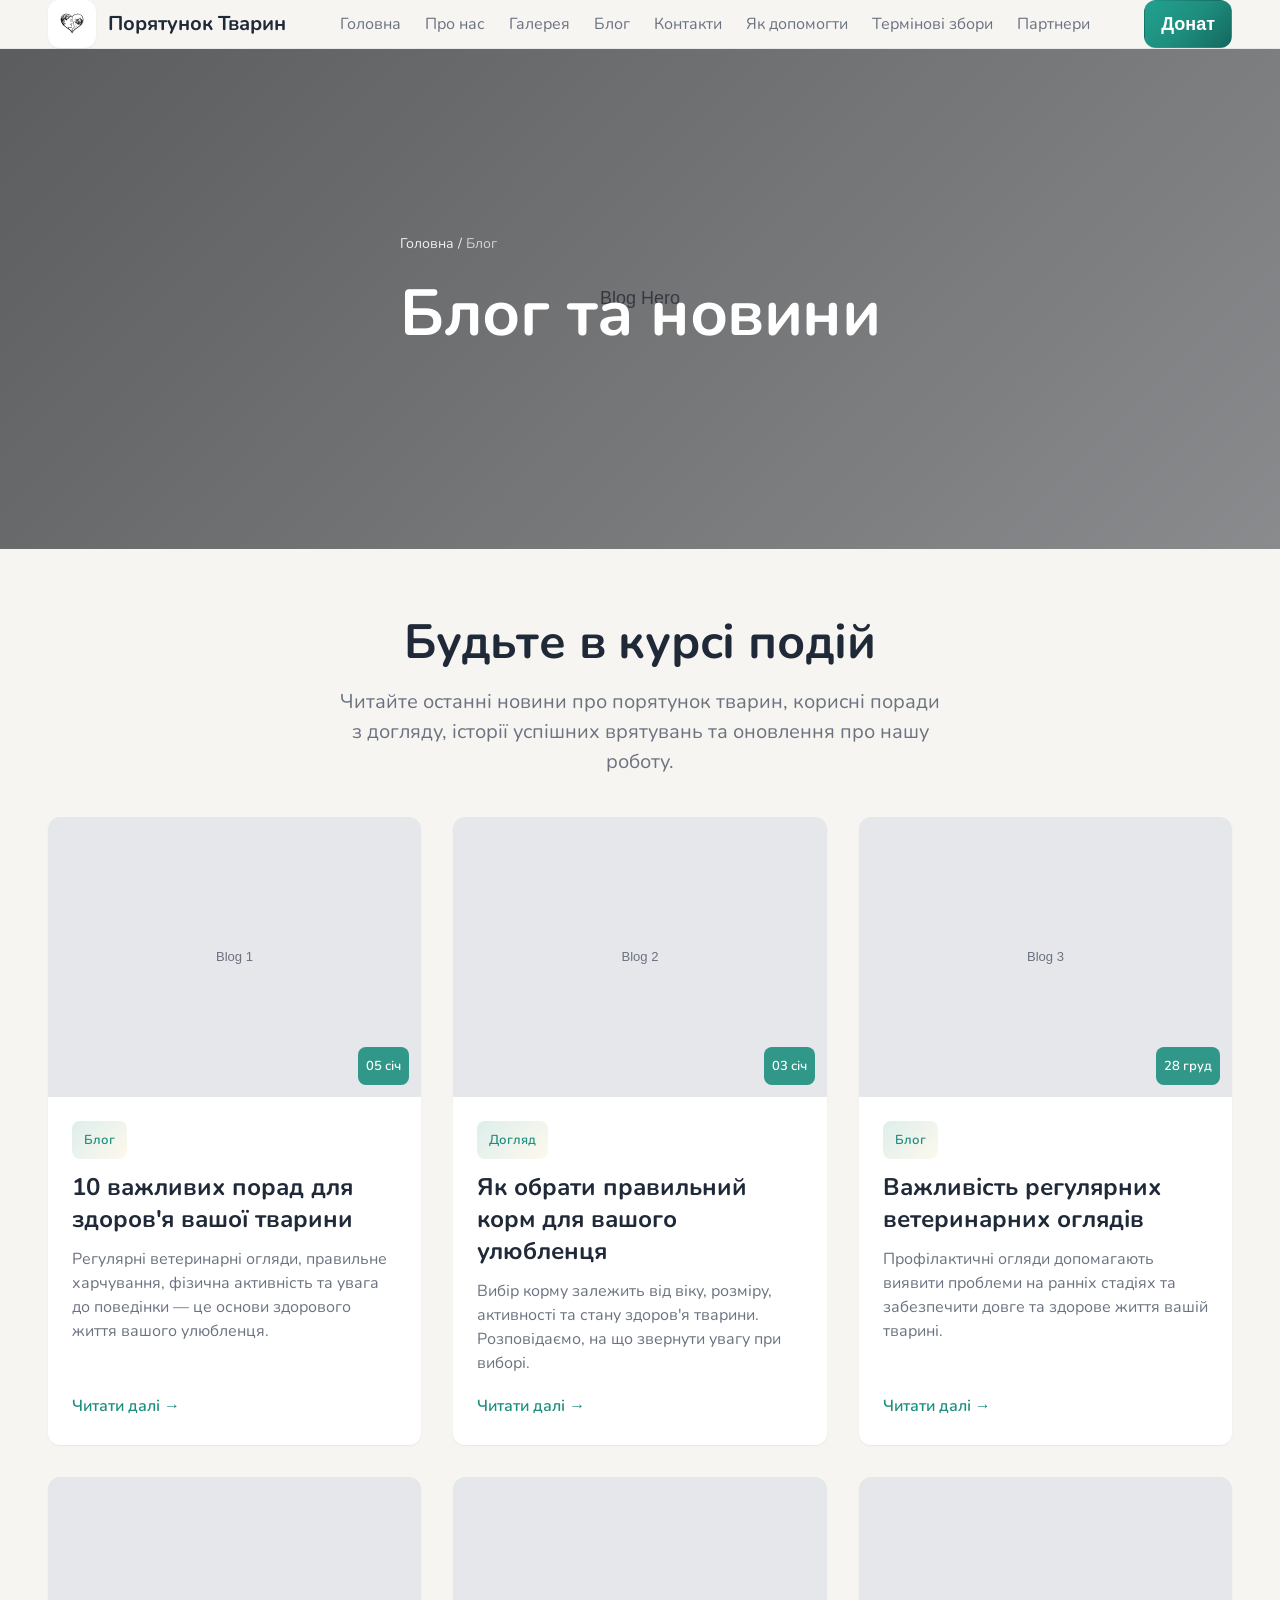
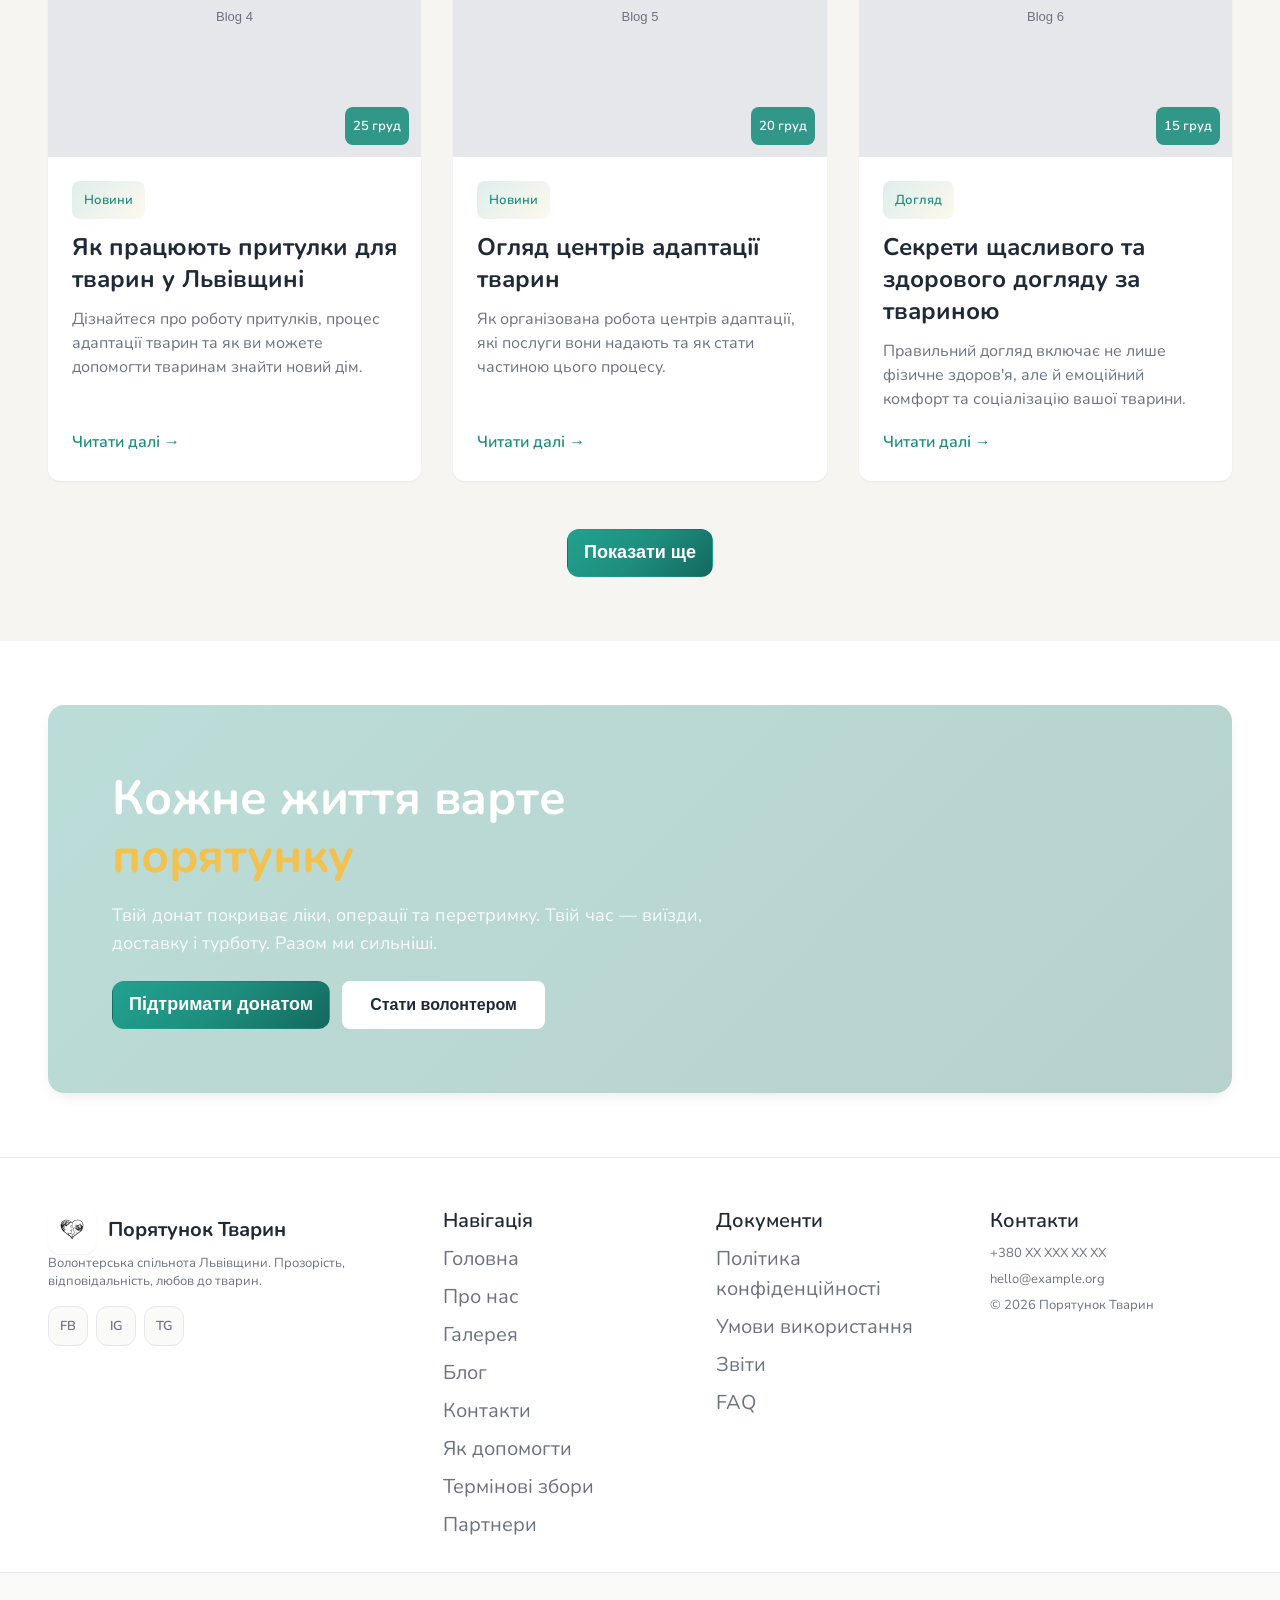
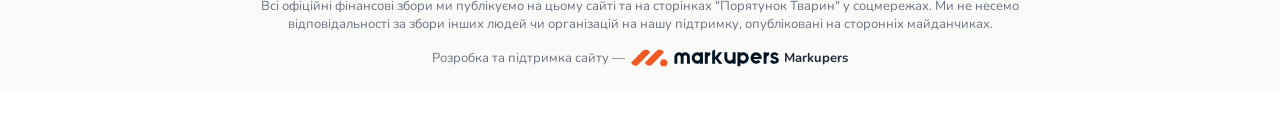
<file: blog.html>
<!doctype html>
<html lang="uk">
<head>
  <meta charset="utf-8" />
  <meta name="viewport" content="width=device-width, initial-scale=1" />
  <title>Блог та новини — Порятунок тварин Львівщини</title>
  <meta name="description" content="Останні новини, історії порятунку та корисні статті про догляд за тваринами від нашої спільноти." />
  <link rel="preconnect" href="https://fonts.googleapis.com">
  <link rel="preconnect" href="https://fonts.gstatic.com" crossorigin>
  <link href="https://fonts.googleapis.com/css2?family=Inter:wght@400;500;600;700&family=Manrope:wght@600;700;800&family=Nunito:wght@400;500;600;700;800&display=swap" rel="stylesheet">
  <link rel="stylesheet" href="styles.css" />
</head>

<body>
  <!-- Preloader -->
  <div class="preloader" id="preloader">
    <div class="preloader__paws">
      <div class="preloader__paw"><svg viewBox="0 0 64 64"><ellipse cx="22" cy="42" rx="10" ry="14"/><ellipse cx="42" cy="42" rx="10" ry="14"/><ellipse cx="12" cy="18" rx="7" ry="9"/><ellipse cx="28" cy="8" rx="7" ry="9"/><ellipse cx="44" cy="10" rx="7" ry="9"/><ellipse cx="56" cy="22" rx="7" ry="9"/></svg></div>
      <div class="preloader__paw"><svg viewBox="0 0 64 64"><ellipse cx="22" cy="42" rx="10" ry="14"/><ellipse cx="42" cy="42" rx="10" ry="14"/><ellipse cx="12" cy="18" rx="7" ry="9"/><ellipse cx="28" cy="8" rx="7" ry="9"/><ellipse cx="44" cy="10" rx="7" ry="9"/><ellipse cx="56" cy="22" rx="7" ry="9"/></svg></div>
      <div class="preloader__paw"><svg viewBox="0 0 64 64"><ellipse cx="22" cy="42" rx="10" ry="14"/><ellipse cx="42" cy="42" rx="10" ry="14"/><ellipse cx="12" cy="18" rx="7" ry="9"/><ellipse cx="28" cy="8" rx="7" ry="9"/><ellipse cx="44" cy="10" rx="7" ry="9"/><ellipse cx="56" cy="22" rx="7" ry="9"/></svg></div>
      <div class="preloader__paw"><svg viewBox="0 0 64 64"><ellipse cx="22" cy="42" rx="10" ry="14"/><ellipse cx="42" cy="42" rx="10" ry="14"/><ellipse cx="12" cy="18" rx="7" ry="9"/><ellipse cx="28" cy="8" rx="7" ry="9"/><ellipse cx="44" cy="10" rx="7" ry="9"/><ellipse cx="56" cy="22" rx="7" ry="9"/></svg></div>
      <div class="preloader__paw"><svg viewBox="0 0 64 64"><ellipse cx="22" cy="42" rx="10" ry="14"/><ellipse cx="42" cy="42" rx="10" ry="14"/><ellipse cx="12" cy="18" rx="7" ry="9"/><ellipse cx="28" cy="8" rx="7" ry="9"/><ellipse cx="44" cy="10" rx="7" ry="9"/><ellipse cx="56" cy="22" rx="7" ry="9"/></svg></div>
    </div>
    <div class="preloader__text">Завантаження...</div>
  </div>

  <header class="header" id="header">
    <div class="container header__inner">
      <a class="brand" href="index.html" aria-label="На головну">
        <span class="brand__logo" aria-hidden="true">
          <img src="images/logo.svg" alt="Логотип" />
        </span>
        <span class="brand__name">Порятунок Тварин</span>
      </a>

      <nav class="nav" aria-label="Навігація">
        <a href="index.html">Головна</a>
        <a href="about.html">Про нас</a>
        <a href="gallery.html">Галерея</a>
        <a href="blog.html" class="active">Блог</a>
        <a href="contacts.html">Контакти</a>
        <a href="index.html#help">Як допомогти</a>
        <a href="index.html#urgent">Термінові збори</a>
        <a href="index.html#partners">Партнери</a>
      </nav>

      <div class="header__right">
        <button class="btn btn--primary" data-action="donate">Донат</button>
      </div>
    </div>
  </header>

  <main>
    <!-- BLOG HERO -->
    <section class="gallery-hero section">
      <div class="gallery-hero__image">
        <img src="https://images.unsplash.com/photo-1601758228041-f3b2795255f1?w=1440&h=500&fit=crop" alt="Блог та новини" onerror="this.onerror=null; this.src='data:image/svg+xml,%3Csvg xmlns=\'http://www.w3.org/2000/svg\' width=\'1440\' height=\'500\'%3E%3Crect fill=\'%23E5E7EB\' width=\'1440\' height=\'500\'/%3E%3Ctext x=\'50%25\' y=\'50%25\' text-anchor=\'middle\' dy=\'.3em\' fill=\'%236B7280\' font-family=\'sans-serif\' font-size=\'18\'%3EBlog Hero%3C/text%3E%3C/svg%3E';" />
        <div class="gallery-hero__overlay"></div>
      </div>
      <div class="container">
        <div class="gallery-hero__content">
          <div class="post-breadcrumb">
            <a href="index.html">Головна</a> / <span>Блог</span>
          </div>
          <h1>Блог та новини</h1>
        </div>
      </div>
    </section>

    <!-- BLOG POSTS -->
    <section class="section">
      <div class="container">
        <div class="section__header">
          <h2>Будьте в курсі подій</h2>
          <p class="text">
            Читайте останні новини про порятунок тварин, корисні поради з догляду, історії успішних врятувань та оновлення про нашу роботу.
          </p>
        </div>

        <div class="blog-grid">
          <article class="blog-card">
            <div class="blog-card__image">
              <img src="https://images.unsplash.com/photo-1601758228041-f3b2795255f1?w=400&h=300&fit=crop" alt="10 порад для здоров'я тварин" onerror="this.onerror=null; this.src='data:image/svg+xml,%3Csvg xmlns=\'http://www.w3.org/2000/svg\' width=\'400\' height=\'300\'%3E%3Crect fill=\'%23E5E7EB\' width=\'400\' height=\'300\'/%3E%3Ctext x=\'50%25\' y=\'50%25\' text-anchor=\'middle\' dy=\'.3em\' fill=\'%236B7280\' font-family=\'sans-serif\' font-size=\'14\'%3EBlog 1%3C/text%3E%3C/svg%3E';" />
              <div class="blog-card__date">05 січ</div>
            </div>
            <div class="blog-card__body">
              <span class="blog-card__category">Блог</span>
              <h3 class="blog-card__title">10 важливих порад для здоров'я вашої тварини</h3>
              <p class="blog-card__excerpt">
                Регулярні ветеринарні огляди, правильне харчування, фізична активність та увага до поведінки — це основи здорового життя вашого улюбленця.
              </p>
              <a href="single-post.html" class="blog-card__link">Читати далі →</a>
            </div>
          </article>

          <article class="blog-card">
            <div class="blog-card__image">
              <img src="https://images.unsplash.com/photo-1514888286974-6c03e2ca1dba?w=400&h=300&fit=crop" alt="Як обрати корм для тварини" onerror="this.onerror=null; this.src='data:image/svg+xml,%3Csvg xmlns=\'http://www.w3.org/2000/svg\' width=\'400\' height=\'300\'%3E%3Crect fill=\'%23E5E7EB\' width=\'400\' height=\'300\'/%3E%3Ctext x=\'50%25\' y=\'50%25\' text-anchor=\'middle\' dy=\'.3em\' fill=\'%236B7280\' font-family=\'sans-serif\' font-size=\'14\'%3EBlog 2%3C/text%3E%3C/svg%3E';" />
              <div class="blog-card__date">03 січ</div>
            </div>
            <div class="blog-card__body">
              <span class="blog-card__category">Догляд</span>
              <h3 class="blog-card__title">Як обрати правильний корм для вашого улюбленця</h3>
              <p class="blog-card__excerpt">
                Вибір корму залежить від віку, розміру, активності та стану здоров'я тварини. Розповідаємо, на що звернути увагу при виборі.
              </p>
              <a href="single-post.html" class="blog-card__link">Читати далі →</a>
            </div>
          </article>

          <article class="blog-card">
            <div class="blog-card__image">
              <img src="https://images.unsplash.com/photo-1551717743-49959800b1f6?w=400&h=300&fit=crop" alt="Ветеринарні огляди" onerror="this.onerror=null; this.src='data:image/svg+xml,%3Csvg xmlns=\'http://www.w3.org/2000/svg\' width=\'400\' height=\'300\'%3E%3Crect fill=\'%23E5E7EB\' width=\'400\' height=\'300\'/%3E%3Ctext x=\'50%25\' y=\'50%25\' text-anchor=\'middle\' dy=\'.3em\' fill=\'%236B7280\' font-family=\'sans-serif\' font-size=\'14\'%3EBlog 3%3C/text%3E%3C/svg%3E';" />
              <div class="blog-card__date">28 груд</div>
            </div>
            <div class="blog-card__body">
              <span class="blog-card__category">Блог</span>
              <h3 class="blog-card__title">Важливість регулярних ветеринарних оглядів</h3>
              <p class="blog-card__excerpt">
                Профілактичні огляди допомагають виявити проблеми на ранніх стадіях та забезпечити довге та здорове життя вашій тварині.
              </p>
              <a href="single-post.html" class="blog-card__link">Читати далі →</a>
            </div>
          </article>

          <article class="blog-card">
            <div class="blog-card__image">
              <img src="https://images.unsplash.com/photo-1583337130417-3346a1be7dee?w=400&h=300&fit=crop" alt="Притулки для тварин" onerror="this.onerror=null; this.src='data:image/svg+xml,%3Csvg xmlns=\'http://www.w3.org/2000/svg\' width=\'400\' height=\'300\'%3E%3Crect fill=\'%23E5E7EB\' width=\'400\' height=\'300\'/%3E%3Ctext x=\'50%25\' y=\'50%25\' text-anchor=\'middle\' dy=\'.3em\' fill=\'%236B7280\' font-family=\'sans-serif\' font-size=\'14\'%3EBlog 4%3C/text%3E%3C/svg%3E';" />
              <div class="blog-card__date">25 груд</div>
            </div>
            <div class="blog-card__body">
              <span class="blog-card__category">Новини</span>
              <h3 class="blog-card__title">Як працюють притулки для тварин у Львівщині</h3>
              <p class="blog-card__excerpt">
                Дізнайтеся про роботу притулків, процес адаптації тварин та як ви можете допомогти тваринам знайти новий дім.
              </p>
              <a href="single-post.html" class="blog-card__link">Читати далі →</a>
            </div>
          </article>

          <article class="blog-card">
            <div class="blog-card__image">
              <img src="https://images.unsplash.com/photo-1583336663277-620dc1996580?w=400&h=300&fit=crop" alt="Центри адаптації" onerror="this.onerror=null; this.src='data:image/svg+xml,%3Csvg xmlns=\'http://www.w3.org/2000/svg\' width=\'400\' height=\'300\'%3E%3Crect fill=\'%23E5E7EB\' width=\'400\' height=\'300\'/%3E%3Ctext x=\'50%25\' y=\'50%25\' text-anchor=\'middle\' dy=\'.3em\' fill=\'%236B7280\' font-family=\'sans-serif\' font-size=\'14\'%3EBlog 5%3C/text%3E%3C/svg%3E';" />
              <div class="blog-card__date">20 груд</div>
            </div>
            <div class="blog-card__body">
              <span class="blog-card__category">Новини</span>
              <h3 class="blog-card__title">Огляд центрів адаптації тварин</h3>
              <p class="blog-card__excerpt">
                Як організована робота центрів адаптації, які послуги вони надають та як стати частиною цього процесу.
              </p>
              <a href="single-post.html" class="blog-card__link">Читати далі →</a>
            </div>
          </article>

          <article class="blog-card">
            <div class="blog-card__image">
              <img src="https://images.unsplash.com/photo-1601758228041-f3b2795255f1?w=400&h=300&fit=crop" alt="Догляд за твариною" onerror="this.onerror=null; this.src='data:image/svg+xml,%3Csvg xmlns=\'http://www.w3.org/2000/svg\' width=\'400\' height=\'300\'%3E%3Crect fill=\'%23E5E7EB\' width=\'400\' height=\'300\'/%3E%3Ctext x=\'50%25\' y=\'50%25\' text-anchor=\'middle\' dy=\'.3em\' fill=\'%236B7280\' font-family=\'sans-serif\' font-size=\'14\'%3EBlog 6%3C/text%3E%3C/svg%3E';" />
              <div class="blog-card__date">15 груд</div>
            </div>
            <div class="blog-card__body">
              <span class="blog-card__category">Догляд</span>
              <h3 class="blog-card__title">Секрети щасливого та здорового догляду за твариною</h3>
              <p class="blog-card__excerpt">
                Правильний догляд включає не лише фізичне здоров'я, але й емоційний комфорт та соціалізацію вашої тварини.
              </p>
              <a href="single-post.html" class="blog-card__link">Читати далі →</a>
            </div>
          </article>
        </div>

        <div class="gallery-actions">
          <button class="btn btn--primary">Показати ще</button>
        </div>
      </div>
    </section>

    <!-- CTA -->
    <section class="section section--alt">
      <div class="container">
        <div class="cta-banner">
          <div class="cta-banner__content">
            <h2>Кожне життя варте <span class="cta-banner__accent">порятунку</span></h2>
            <p class="text">Твій донат покриває ліки, операції та перетримку. Твій час — виїзди, доставку і турботу. Разом ми сильніші.</p>
            <div class="cta-banner__actions">
              <button class="btn btn--primary" data-action="donate">Підтримати донатом</button>
              <button class="btn btn--white">Стати волонтером</button>
            </div>
          </div>
        </div>
      </div>
    </section>
  </main>

  <!-- FOOTER -->
  <footer class="footer">
    <div class="container footer__grid">
      <div class="footer__brand">
        <div class="brand">
          <span class="brand__logo" aria-hidden="true">
            <img src="images/logo.svg" alt="Логотип" />
          </span>
          <span class="brand__name">Порятунок Тварин</span>
        </div>
        <p class="caption">Волонтерська спільнота Львівщини. Прозорість, відповідальність, любов до тварин.</p>
        <div class="social">
          <a href="#" aria-label="Facebook">FB</a>
          <a href="#" aria-label="Instagram">IG</a>
          <a href="#" aria-label="Telegram">TG</a>
        </div>
      </div>

      <div class="footer__links">
        <p class="text-strong">Навігація</p>
          <a href="index.html">Головна</a>
          <a href="about.html">Про нас</a>
          <a href="gallery.html">Галерея</a>
          <a href="blog.html">Блог</a>
          <a href="contacts.html">Контакти</a>
          <a href="index.html#help">Як допомогти</a>
          <a href="index.html#urgent">Термінові збори</a>
          <a href="index.html#partners">Партнери</a>
      </div>

      <div class="footer__links">
        <p class="text-strong">Документи</p>
        <a href="#">Політика конфіденційності</a>
        <a href="#">Умови використання</a>
        <a href="index.html#reports">Звіти</a>
        <a href="index.html#faq">FAQ</a>
      </div>

      <div class="footer__contact">
        <p class="text-strong">Контакти</p>
        <p class="caption">+380 XX XXX XX XX</p>
        <p class="caption">hello@example.org</p>
        <p class="caption">© <span id="year"></span> Порятунок Тварин</p>
      </div>
    </div>
    
    <div class="footer__notice">
      <div class="container">
        <p class="footer__notice-text">
          Всі офіційні фінансові збори ми публікуємо на цьому сайті та на сторінках "Порятунок Тварин" у соцмережах. Ми не несемо відповідальності за збори інших людей чи організацій на нашу підтримку, опубліковані на сторонніх майданчиках.
        </p>
        <p class="footer__dev">Розробка та підтримка сайту — <a href="https://markupers.com" target="_blank" rel="noopener"><img src="images/markupers-logo.svg" alt="Markupers" /> Markupers</a></p>
      </div>
    </div>
  </footer>

  <!-- Scroll to Top -->
  <button class="scroll-top" aria-label="Прокрутити вгору">↑</button>

  <script src="script.js"></script>
</body>
</html>
</file>
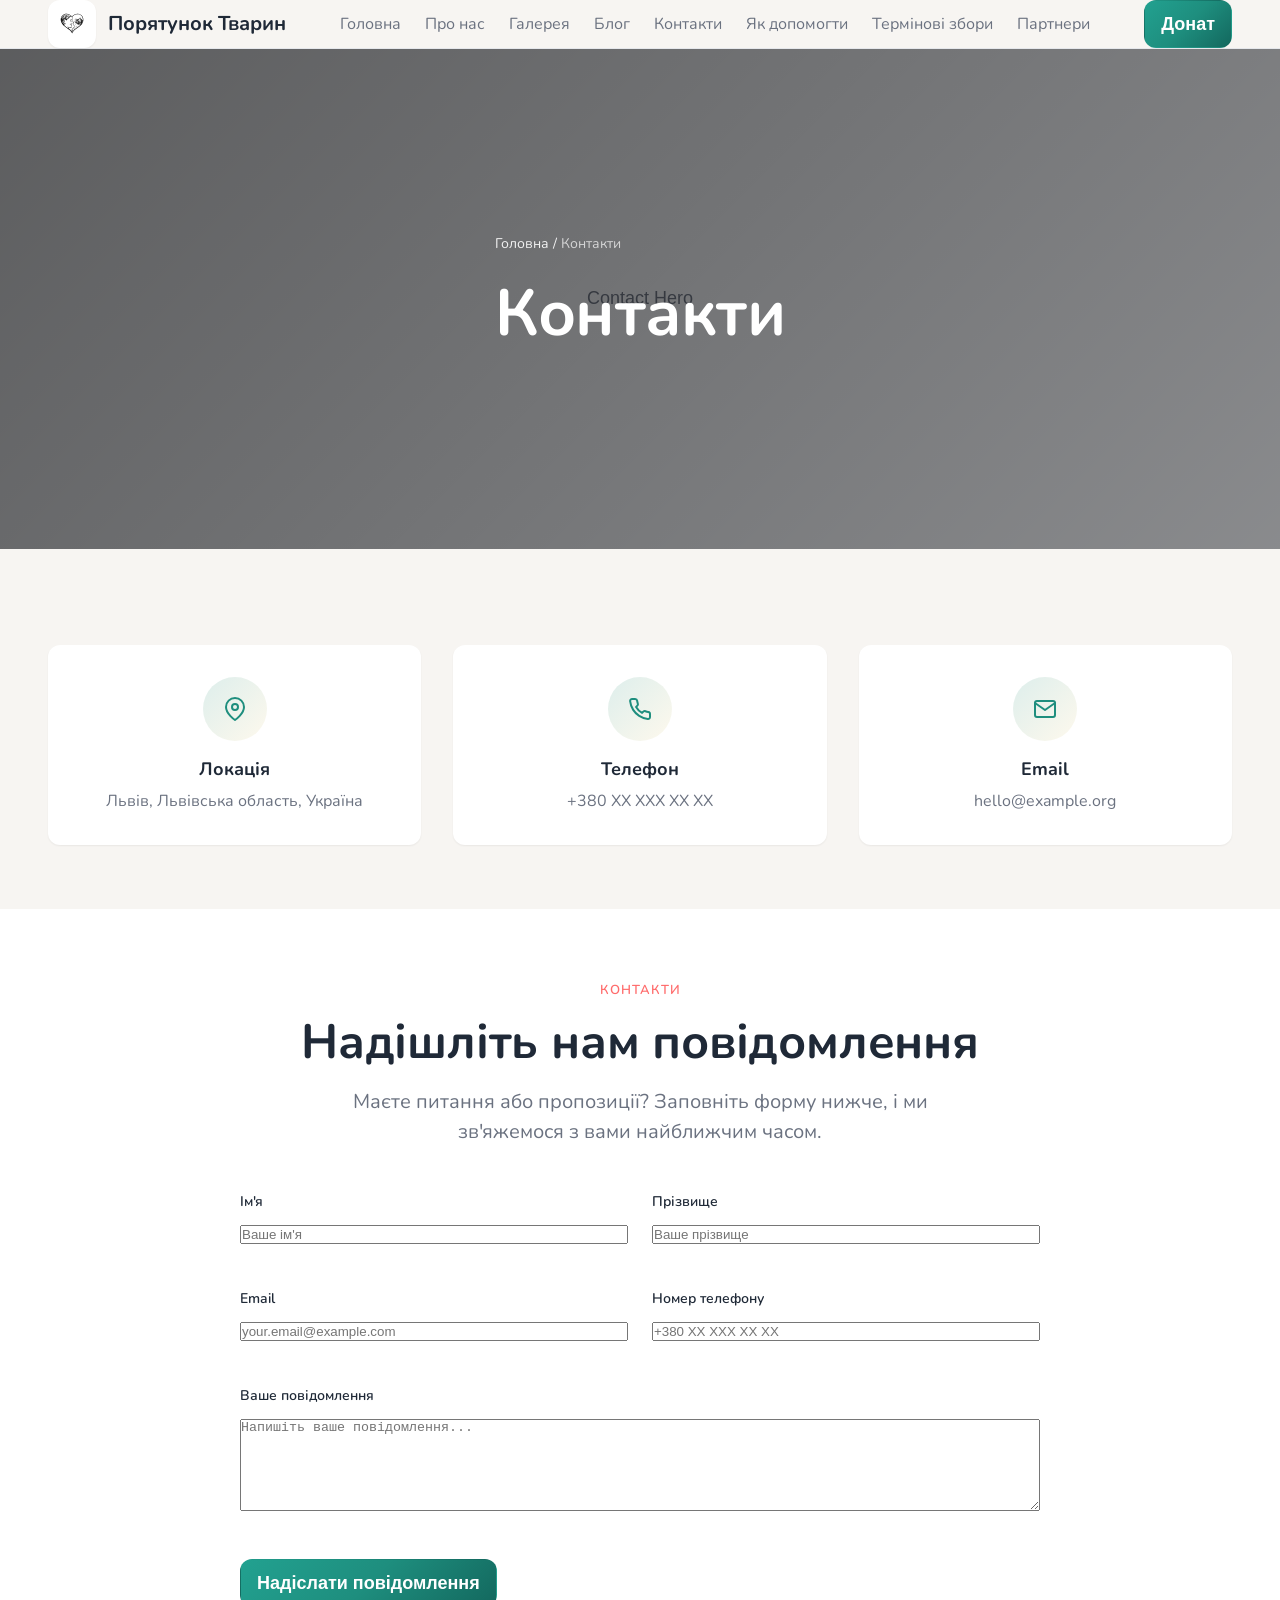
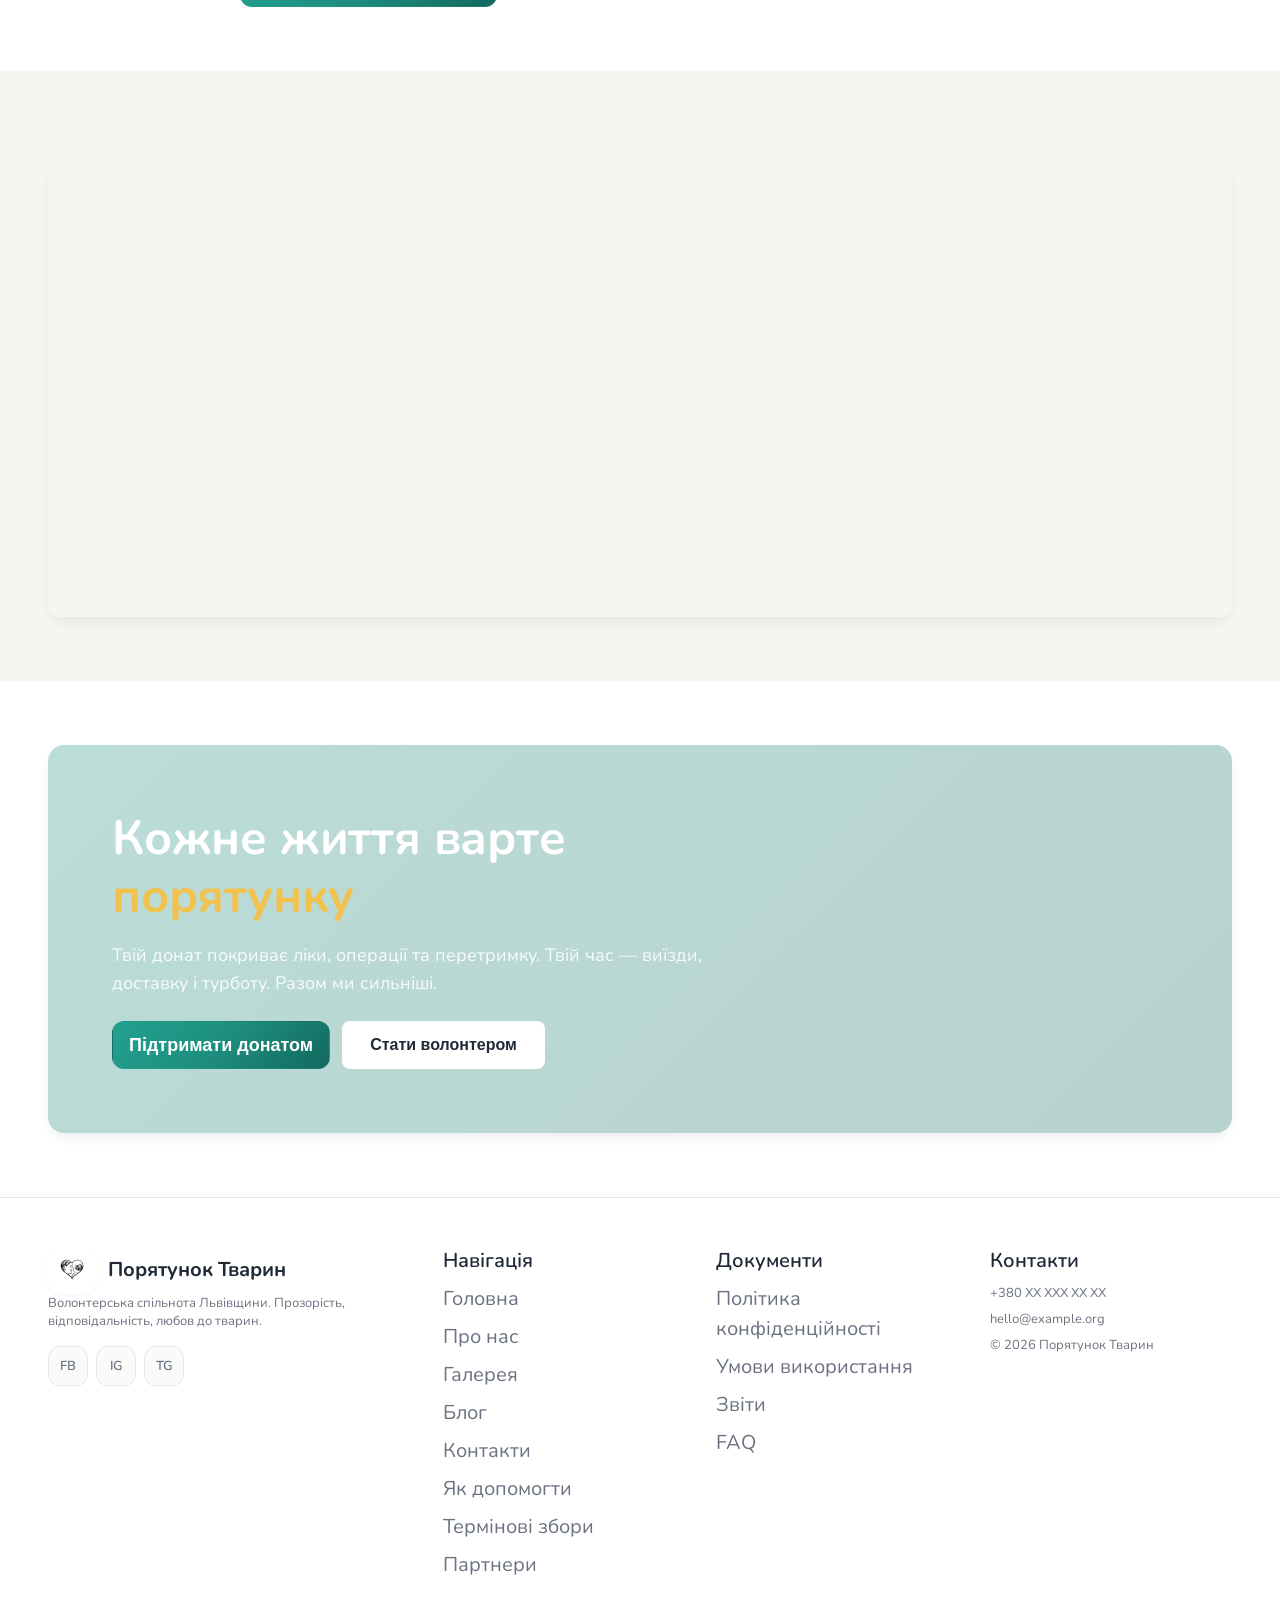
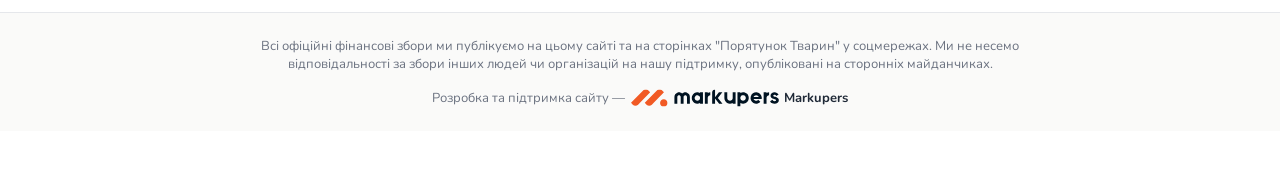
<file: contacts.html>
<!doctype html>
<html lang="uk">
<head>
  <meta charset="utf-8" />
  <meta name="viewport" content="width=device-width, initial-scale=1" />
  <title>Контакти — Порятунок тварин Львівщини</title>
  <meta name="description" content="Зв'яжіться з нами для питань про порятунок тварин, волонтерство, донати або іншу інформацію." />
  <link rel="preconnect" href="https://fonts.googleapis.com">
  <link rel="preconnect" href="https://fonts.gstatic.com" crossorigin>
  <link href="https://fonts.googleapis.com/css2?family=Inter:wght@400;500;600;700&family=Manrope:wght@600;700;800&family=Nunito:wght@400;500;600;700;800&display=swap" rel="stylesheet">
  <link rel="stylesheet" href="styles.css" />
</head>

<body>
  <!-- Preloader -->
  <div class="preloader" id="preloader">
    <div class="preloader__paws">
      <div class="preloader__paw"><svg viewBox="0 0 64 64"><ellipse cx="22" cy="42" rx="10" ry="14"/><ellipse cx="42" cy="42" rx="10" ry="14"/><ellipse cx="12" cy="18" rx="7" ry="9"/><ellipse cx="28" cy="8" rx="7" ry="9"/><ellipse cx="44" cy="10" rx="7" ry="9"/><ellipse cx="56" cy="22" rx="7" ry="9"/></svg></div>
      <div class="preloader__paw"><svg viewBox="0 0 64 64"><ellipse cx="22" cy="42" rx="10" ry="14"/><ellipse cx="42" cy="42" rx="10" ry="14"/><ellipse cx="12" cy="18" rx="7" ry="9"/><ellipse cx="28" cy="8" rx="7" ry="9"/><ellipse cx="44" cy="10" rx="7" ry="9"/><ellipse cx="56" cy="22" rx="7" ry="9"/></svg></div>
      <div class="preloader__paw"><svg viewBox="0 0 64 64"><ellipse cx="22" cy="42" rx="10" ry="14"/><ellipse cx="42" cy="42" rx="10" ry="14"/><ellipse cx="12" cy="18" rx="7" ry="9"/><ellipse cx="28" cy="8" rx="7" ry="9"/><ellipse cx="44" cy="10" rx="7" ry="9"/><ellipse cx="56" cy="22" rx="7" ry="9"/></svg></div>
      <div class="preloader__paw"><svg viewBox="0 0 64 64"><ellipse cx="22" cy="42" rx="10" ry="14"/><ellipse cx="42" cy="42" rx="10" ry="14"/><ellipse cx="12" cy="18" rx="7" ry="9"/><ellipse cx="28" cy="8" rx="7" ry="9"/><ellipse cx="44" cy="10" rx="7" ry="9"/><ellipse cx="56" cy="22" rx="7" ry="9"/></svg></div>
      <div class="preloader__paw"><svg viewBox="0 0 64 64"><ellipse cx="22" cy="42" rx="10" ry="14"/><ellipse cx="42" cy="42" rx="10" ry="14"/><ellipse cx="12" cy="18" rx="7" ry="9"/><ellipse cx="28" cy="8" rx="7" ry="9"/><ellipse cx="44" cy="10" rx="7" ry="9"/><ellipse cx="56" cy="22" rx="7" ry="9"/></svg></div>
    </div>
    <div class="preloader__text">Завантаження...</div>
  </div>

  <header class="header" id="header">
    <div class="container header__inner">
      <a class="brand" href="index.html" aria-label="На головну">
        <span class="brand__logo" aria-hidden="true">
          <img src="images/logo.svg" alt="Логотип" />
        </span>
        <span class="brand__name">Порятунок Тварин</span>
      </a>

      <nav class="nav" aria-label="Навігація">
        <a href="index.html">Головна</a>
        <a href="about.html">Про нас</a>
        <a href="gallery.html">Галерея</a>
        <a href="blog.html">Блог</a>
        <a href="contacts.html" class="active">Контакти</a>
        <a href="index.html#help">Як допомогти</a>
        <a href="index.html#urgent">Термінові збори</a>
        <a href="index.html#partners">Партнери</a>
      </nav>

      <div class="header__right">
        <button class="btn btn--primary" data-action="donate">Донат</button>
      </div>
    </div>
  </header>

  <main>
    <!-- CONTACT HERO -->
    <section class="gallery-hero section">
      <div class="gallery-hero__image">
        <img src="https://images.unsplash.com/photo-1601758228041-f3b2795255f1?w=1440&h=500&fit=crop" alt="Контакти" onerror="this.onerror=null; this.src='data:image/svg+xml,%3Csvg xmlns=\'http://www.w3.org/2000/svg\' width=\'1440\' height=\'500\'%3E%3Crect fill=\'%23E5E7EB\' width=\'1440\' height=\'500\'/%3E%3Ctext x=\'50%25\' y=\'50%25\' text-anchor=\'middle\' dy=\'.3em\' fill=\'%236B7280\' font-family=\'sans-serif\' font-size=\'18\'%3EContact Hero%3C/text%3E%3C/svg%3E';" />
        <div class="gallery-hero__overlay"></div>
      </div>
      <div class="container">
        <div class="gallery-hero__content">
          <div class="post-breadcrumb">
            <a href="index.html">Головна</a> / <span>Контакти</span>
          </div>
          <h1>Контакти</h1>
        </div>
      </div>
    </section>

    <!-- CONTACT CARDS -->
    <section class="section">
      <div class="container">
        <div class="contact-cards">
          <div class="contact-card">
            <div class="contact-card__icon">
              <svg width="24" height="24" viewBox="0 0 24 24" fill="none" xmlns="http://www.w3.org/2000/svg">
                <path d="M21 10c0 7-9 13-9 13s-9-6-9-13a9 9 0 0 1 18 0z" stroke="currentColor" stroke-width="2" stroke-linecap="round" stroke-linejoin="round"/>
                <circle cx="12" cy="10" r="3" stroke="currentColor" stroke-width="2" stroke-linecap="round" stroke-linejoin="round"/>
              </svg>
            </div>
            <div class="contact-card__content">
              <h3>Локація</h3>
              <p>Львів, Львівська область, Україна</p>
            </div>
          </div>

          <div class="contact-card">
            <div class="contact-card__icon">
              <svg width="24" height="24" viewBox="0 0 24 24" fill="none" xmlns="http://www.w3.org/2000/svg">
                <path d="M22 16.92v3a2 2 0 0 1-2.18 2 19.79 19.79 0 0 1-8.63-3.07 19.5 19.5 0 0 1-6-6 19.79 19.79 0 0 1-3.07-8.67A2 2 0 0 1 4.11 2h3a2 2 0 0 1 2 1.72 12.84 12.84 0 0 0 .7 2.81 2 2 0 0 1-.45 2.11L8.09 9.91a16 16 0 0 0 6 6l1.27-1.27a2 2 0 0 1 2.11-.45 12.84 12.84 0 0 0 2.81.7A2 2 0 0 1 22 16.92z" stroke="currentColor" stroke-width="2" stroke-linecap="round" stroke-linejoin="round"/>
              </svg>
            </div>
            <div class="contact-card__content">
              <h3>Телефон</h3>
              <p>+380 XX XXX XX XX</p>
            </div>
          </div>

          <div class="contact-card">
            <div class="contact-card__icon">
              <svg width="24" height="24" viewBox="0 0 24 24" fill="none" xmlns="http://www.w3.org/2000/svg">
                <path d="M4 4h16c1.1 0 2 .9 2 2v12c0 1.1-.9 2-2 2H4c-1.1 0-2-.9-2-2V6c0-1.1.9-2 2-2z" stroke="currentColor" stroke-width="2" stroke-linecap="round" stroke-linejoin="round"/>
                <polyline points="22,6 12,13 2,6" stroke="currentColor" stroke-width="2" stroke-linecap="round" stroke-linejoin="round"/>
              </svg>
            </div>
            <div class="contact-card__content">
              <h3>Email</h3>
              <p>hello@example.org</p>
            </div>
          </div>
        </div>
      </div>
    </section>

    <!-- CONTACT FORM -->
    <section class="section section--alt">
      <div class="container">
        <div class="contact-form-wrapper">
          <div class="section__header">
            <span class="section-label">Контакти</span>
            <h2>Надішліть нам повідомлення</h2>
            <p class="text">
              Маєте питання або пропозиції? Заповніть форму нижче, і ми зв'яжемося з вами найближчим часом.
            </p>
          </div>

          <form class="contact-form" id="contactForm">
            <div class="contact-form__row">
              <div class="field-group">
                <label for="firstName" class="field-label">Ім'я</label>
                <input type="text" id="firstName" name="firstName" class="field" placeholder="Ваше ім'я" required />
              </div>
              <div class="field-group">
                <label for="lastName" class="field-label">Прізвище</label>
                <input type="text" id="lastName" name="lastName" class="field" placeholder="Ваше прізвище" required />
              </div>
            </div>

            <div class="contact-form__row">
              <div class="field-group">
                <label for="email" class="field-label">Email</label>
                <input type="email" id="email" name="email" class="field" placeholder="your.email@example.com" required />
              </div>
              <div class="field-group">
                <label for="phone" class="field-label">Номер телефону</label>
                <input type="tel" id="phone" name="phone" class="field" placeholder="+380 XX XXX XX XX" />
              </div>
            </div>

            <div class="field-group">
              <label for="message" class="field-label">Ваше повідомлення</label>
              <textarea id="message" name="message" class="field field--textarea" rows="6" placeholder="Напишіть ваше повідомлення..." required></textarea>
            </div>

            <div class="contact-form__actions">
              <button type="submit" class="btn btn--primary">Надіслати повідомлення</button>
            </div>
          </form>
        </div>
      </div>
    </section>

    <!-- MAP -->
    <section class="section">
      <div class="container">
        <div class="contact-map">
          <iframe 
            src="https://www.google.com/maps/embed?pb=!1m18!1m12!1m3!1d2573.5!2d24.0297!3d49.8397!2m3!1f0!2f0!3f0!3m2!1i1024!2i768!4f13.1!3m3!1m2!1s0x473add7c09109a57%3A0x4223c517012378e2!2sLviv%2C%20Lviv%20Oblast%2C%20Ukraine!5e0!3m2!1sen!2sus!4v1234567890123!5m2!1sen!2sus"
            width="100%"
            height="450"
            style="border:0; border-radius: var(--radius-md);"
            allowfullscreen=""
            loading="lazy"
            referrerpolicy="no-referrer-when-downgrade"
            title="Карта Львова">
          </iframe>
        </div>
      </div>
    </section>

    <!-- CTA BANNER -->
    <section class="section section--alt">
      <div class="container">
        <div class="cta-banner">
          <div class="cta-banner__content">
            <h2>Кожне життя варте <span class="cta-banner__accent">порятунку</span></h2>
            <p class="text">Твій донат покриває ліки, операції та перетримку. Твій час — виїзди, доставку і турботу. Разом ми сильніші.</p>
            <div class="cta-banner__actions">
              <button class="btn btn--primary" data-action="donate">Підтримати донатом</button>
              <button class="btn btn--white">Стати волонтером</button>
            </div>
          </div>
        </div>
      </div>
    </section>
  </main>

  <!-- FOOTER -->
  <footer class="footer">
    <div class="container footer__grid">
      <div class="footer__brand">
        <div class="brand">
          <span class="brand__logo" aria-hidden="true">
            <img src="images/logo.svg" alt="Логотип" />
          </span>
          <span class="brand__name">Порятунок Тварин</span>
        </div>
        <p class="caption">Волонтерська спільнота Львівщини. Прозорість, відповідальність, любов до тварин.</p>
        <div class="social">
          <a href="#" aria-label="Facebook">FB</a>
          <a href="#" aria-label="Instagram">IG</a>
          <a href="#" aria-label="Telegram">TG</a>
        </div>
      </div>

      <div class="footer__links">
        <p class="text-strong">Навігація</p>
          <a href="index.html">Головна</a>
          <a href="about.html">Про нас</a>
          <a href="gallery.html">Галерея</a>
          <a href="blog.html">Блог</a>
          <a href="contacts.html">Контакти</a>
          <a href="index.html#help">Як допомогти</a>
          <a href="index.html#urgent">Термінові збори</a>
          <a href="index.html#partners">Партнери</a>
      </div>

      <div class="footer__links">
        <p class="text-strong">Документи</p>
        <a href="#">Політика конфіденційності</a>
        <a href="#">Умови використання</a>
        <a href="index.html#reports">Звіти</a>
        <a href="index.html#faq">FAQ</a>
      </div>

      <div class="footer__contact">
        <p class="text-strong">Контакти</p>
        <p class="caption">+380 XX XXX XX XX</p>
        <p class="caption">hello@example.org</p>
        <p class="caption">© <span id="year"></span> Порятунок Тварин</p>
      </div>
    </div>
    
    <div class="footer__notice">
      <div class="container">
        <p class="footer__notice-text">
          Всі офіційні фінансові збори ми публікуємо на цьому сайті та на сторінках "Порятунок Тварин" у соцмережах. Ми не несемо відповідальності за збори інших людей чи організацій на нашу підтримку, опубліковані на сторонніх майданчиках.
        </p>
        <p class="footer__dev">Розробка та підтримка сайту — <a href="https://markupers.com" target="_blank" rel="noopener"><img src="images/markupers-logo.svg" alt="Markupers" /> Markupers</a></p>
      </div>
    </div>
  </footer>

  <!-- Scroll to Top -->
  <button class="scroll-top" aria-label="Прокрутити вгору">↑</button>

  <script src="script.js"></script>
</body>
</html>
</file>
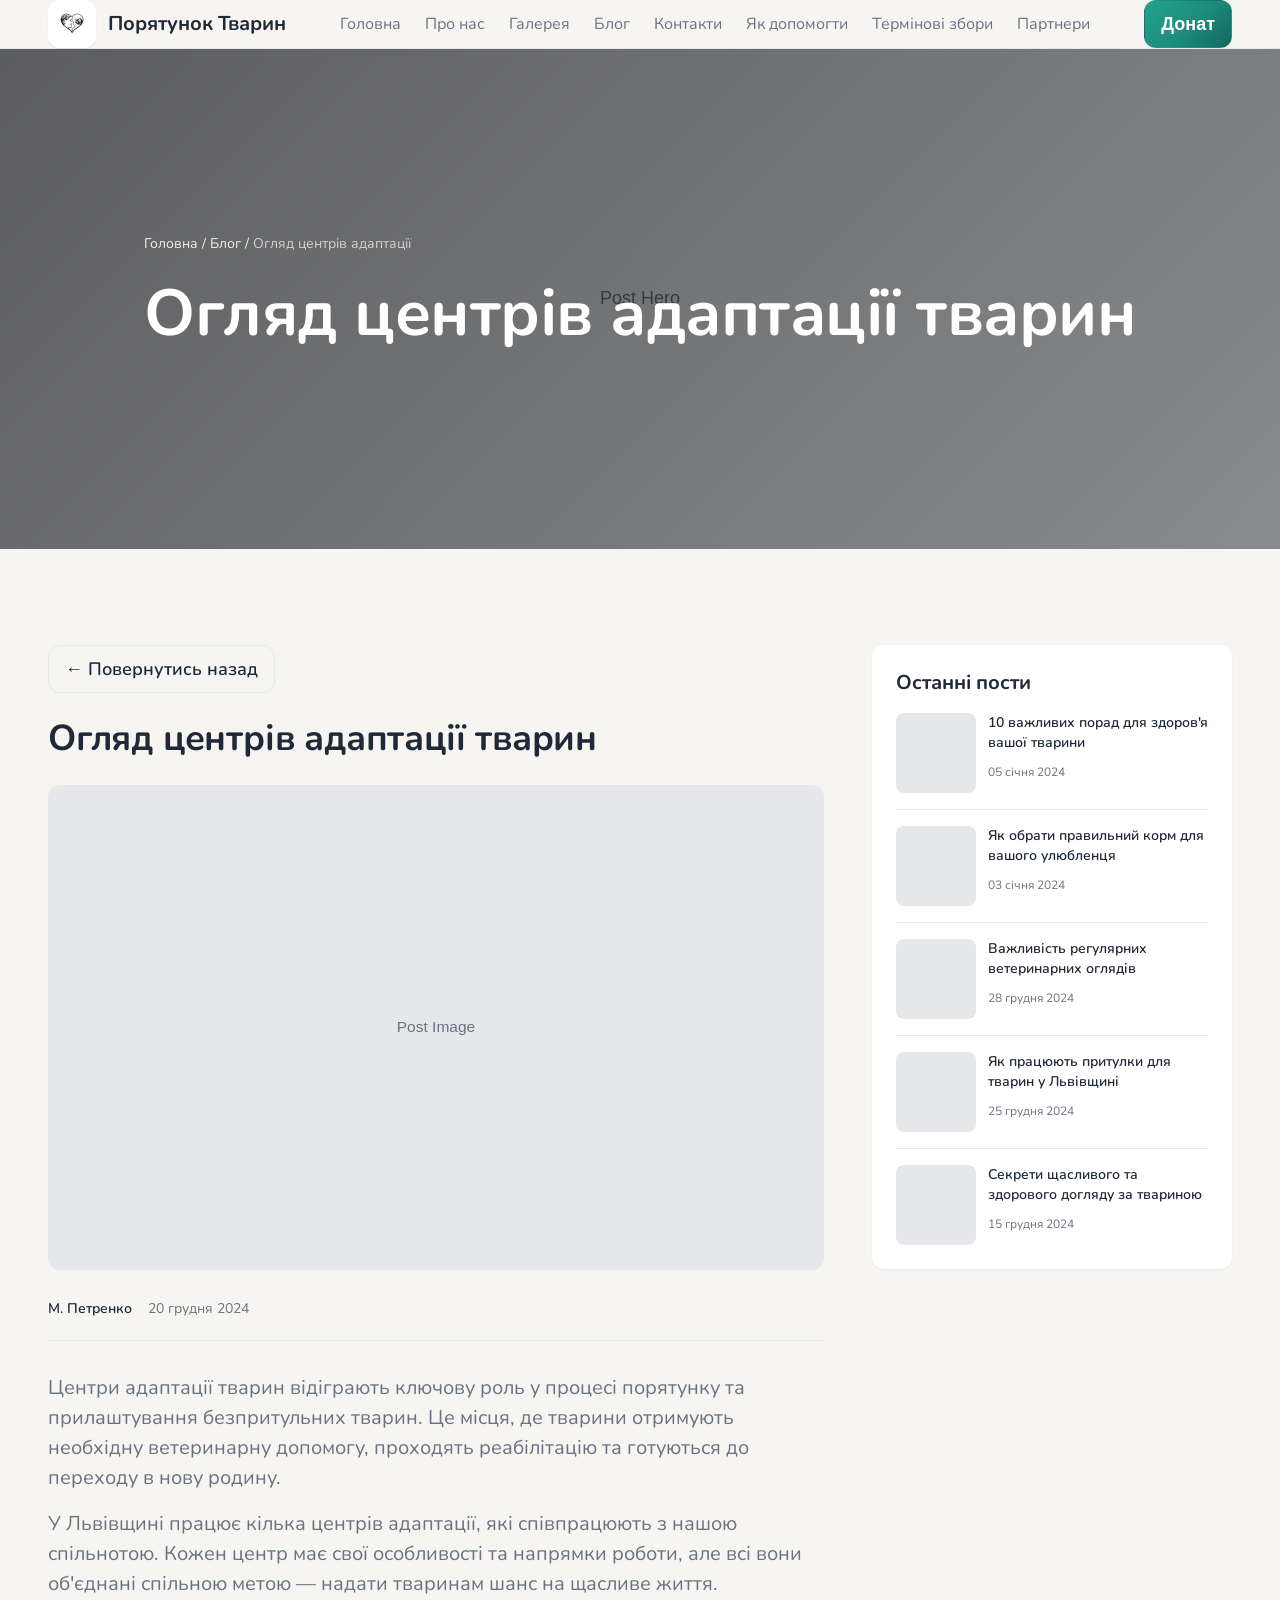
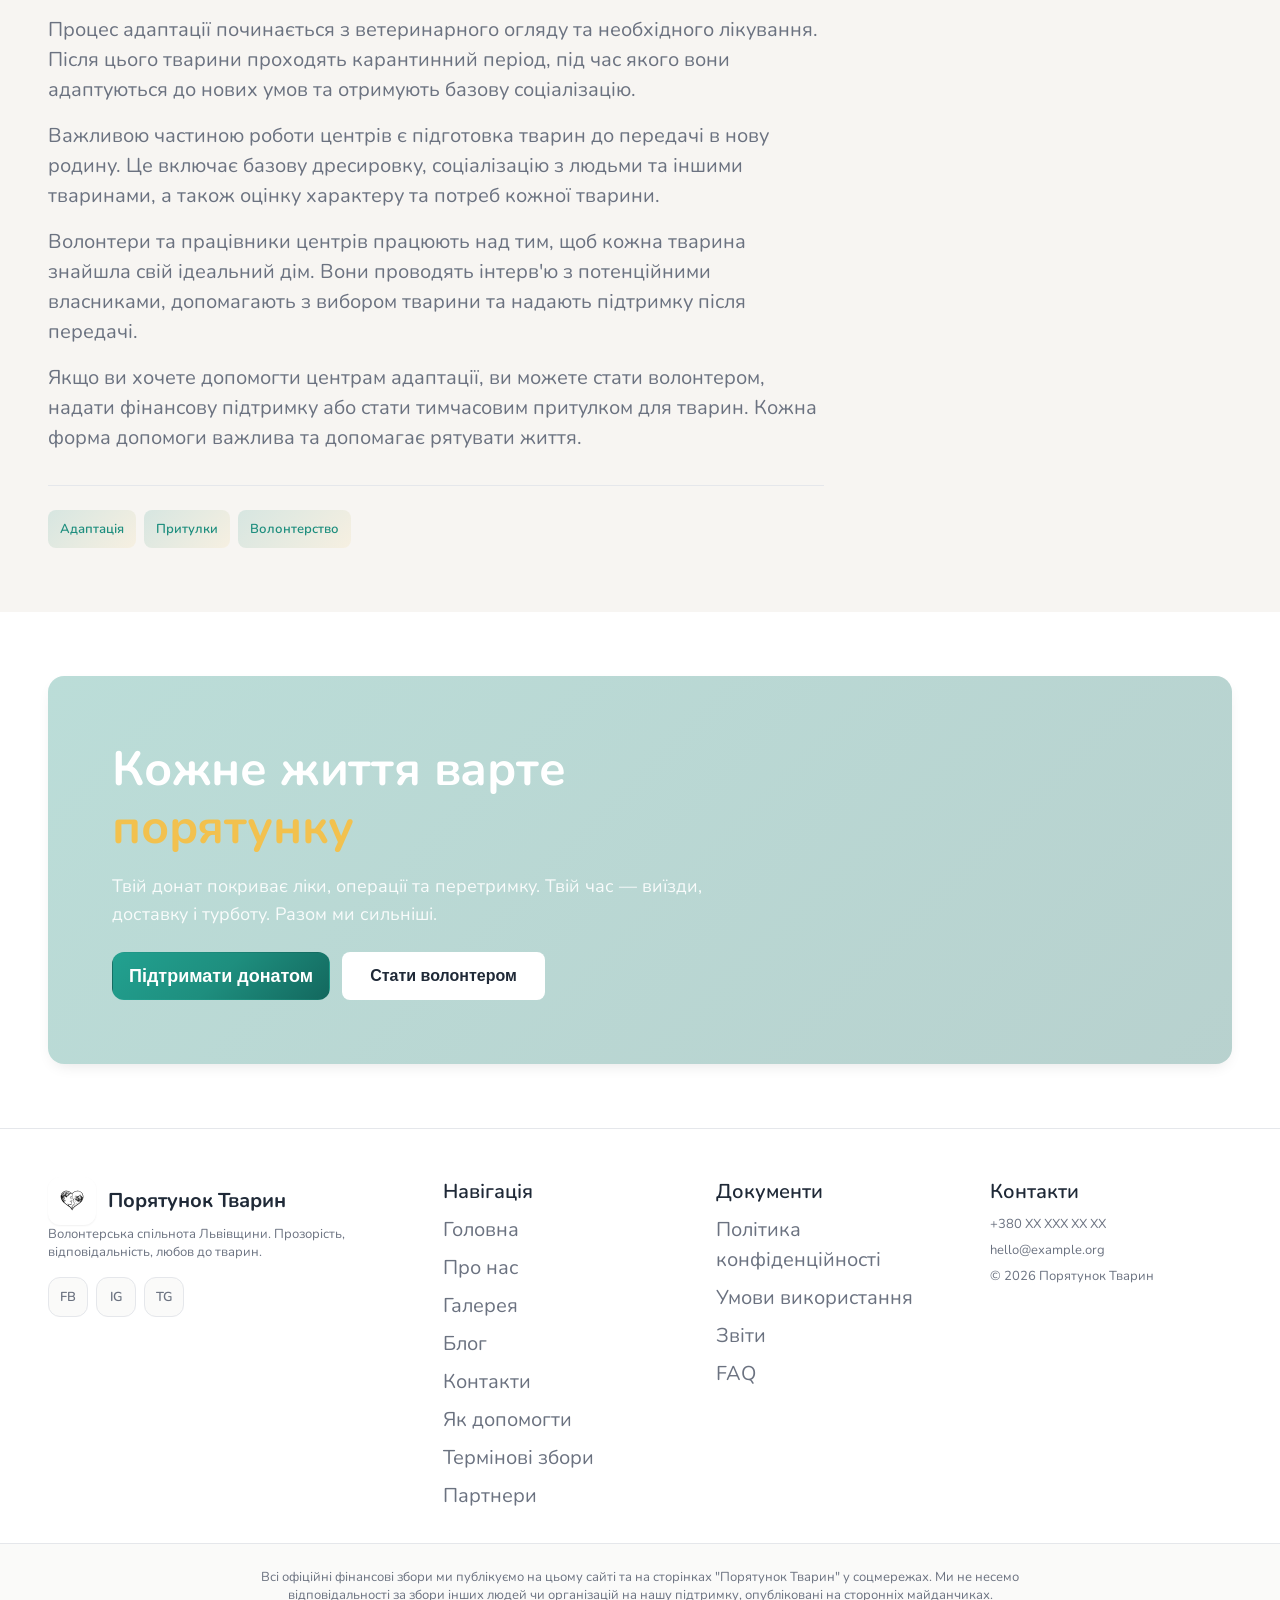
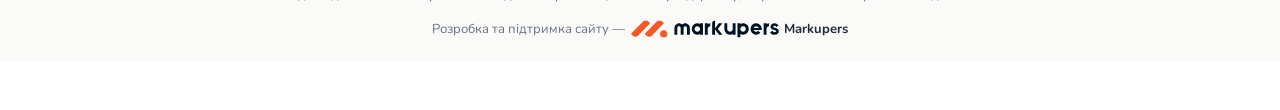
<file: single-post.html>
<!doctype html>
<html lang="uk">
<head>
  <meta charset="utf-8" />
  <meta name="viewport" content="width=device-width, initial-scale=1" />
  <title>Огляд центрів адаптації тварин — Порятунок тварин Львівщини</title>
  <meta name="description" content="Дізнайтеся про роботу центрів адаптації тварин, процес адаптації та як ви можете допомогти тваринам знайти новий дім." />
  <link rel="preconnect" href="https://fonts.googleapis.com">
  <link rel="preconnect" href="https://fonts.gstatic.com" crossorigin>
  <link href="https://fonts.googleapis.com/css2?family=Inter:wght@400;500;600;700&family=Manrope:wght@600;700;800&family=Nunito:wght@400;500;600;700;800&display=swap" rel="stylesheet">
  <link rel="stylesheet" href="styles.css" />
</head>

<body>
  <!-- Preloader -->
  <div class="preloader" id="preloader">
    <div class="preloader__paws">
      <div class="preloader__paw"><svg viewBox="0 0 64 64"><ellipse cx="22" cy="42" rx="10" ry="14"/><ellipse cx="42" cy="42" rx="10" ry="14"/><ellipse cx="12" cy="18" rx="7" ry="9"/><ellipse cx="28" cy="8" rx="7" ry="9"/><ellipse cx="44" cy="10" rx="7" ry="9"/><ellipse cx="56" cy="22" rx="7" ry="9"/></svg></div>
      <div class="preloader__paw"><svg viewBox="0 0 64 64"><ellipse cx="22" cy="42" rx="10" ry="14"/><ellipse cx="42" cy="42" rx="10" ry="14"/><ellipse cx="12" cy="18" rx="7" ry="9"/><ellipse cx="28" cy="8" rx="7" ry="9"/><ellipse cx="44" cy="10" rx="7" ry="9"/><ellipse cx="56" cy="22" rx="7" ry="9"/></svg></div>
      <div class="preloader__paw"><svg viewBox="0 0 64 64"><ellipse cx="22" cy="42" rx="10" ry="14"/><ellipse cx="42" cy="42" rx="10" ry="14"/><ellipse cx="12" cy="18" rx="7" ry="9"/><ellipse cx="28" cy="8" rx="7" ry="9"/><ellipse cx="44" cy="10" rx="7" ry="9"/><ellipse cx="56" cy="22" rx="7" ry="9"/></svg></div>
      <div class="preloader__paw"><svg viewBox="0 0 64 64"><ellipse cx="22" cy="42" rx="10" ry="14"/><ellipse cx="42" cy="42" rx="10" ry="14"/><ellipse cx="12" cy="18" rx="7" ry="9"/><ellipse cx="28" cy="8" rx="7" ry="9"/><ellipse cx="44" cy="10" rx="7" ry="9"/><ellipse cx="56" cy="22" rx="7" ry="9"/></svg></div>
      <div class="preloader__paw"><svg viewBox="0 0 64 64"><ellipse cx="22" cy="42" rx="10" ry="14"/><ellipse cx="42" cy="42" rx="10" ry="14"/><ellipse cx="12" cy="18" rx="7" ry="9"/><ellipse cx="28" cy="8" rx="7" ry="9"/><ellipse cx="44" cy="10" rx="7" ry="9"/><ellipse cx="56" cy="22" rx="7" ry="9"/></svg></div>
    </div>
    <div class="preloader__text">Завантаження...</div>
  </div>

  <header class="header" id="header">
    <div class="container header__inner">
      <a class="brand" href="index.html" aria-label="На головну">
        <span class="brand__logo" aria-hidden="true">
          <img src="images/logo.svg" alt="Логотип" />
        </span>
        <span class="brand__name">Порятунок Тварин</span>
      </a>

      <nav class="nav" aria-label="Навігація">
        <a href="index.html">Головна</a>
        <a href="about.html">Про нас</a>
        <a href="gallery.html">Галерея</a>
        <a href="blog.html" class="active">Блог</a>
        <a href="contacts.html">Контакти</a>
        <a href="index.html#help">Як допомогти</a>
        <a href="index.html#urgent">Термінові збори</a>
        <a href="index.html#partners">Партнери</a>
      </nav>

      <div class="header__right">
        <button class="btn btn--primary" data-action="donate">Донат</button>
      </div>
    </div>
  </header>

  <main>
    <!-- POST HERO -->
    <section class="gallery-hero section">
      <div class="gallery-hero__image">
        <img src="https://images.unsplash.com/photo-1601758228041-f3b2795255f1?w=1440&h=500&fit=crop" alt="Огляд центрів адаптації тварин" onerror="this.onerror=null; this.src='data:image/svg+xml,%3Csvg xmlns=\'http://www.w3.org/2000/svg\' width=\'1440\' height=\'500\'%3E%3Crect fill=\'%23E5E7EB\' width=\'1440\' height=\'500\'/%3E%3Ctext x=\'50%25\' y=\'50%25\' text-anchor=\'middle\' dy=\'.3em\' fill=\'%236B7280\' font-family=\'sans-serif\' font-size=\'18\'%3EPost Hero%3C/text%3E%3C/svg%3E';" />
        <div class="gallery-hero__overlay"></div>
      </div>
      <div class="container">
        <div class="gallery-hero__content">
          <div class="post-breadcrumb">
            <a href="index.html">Головна</a> / <a href="blog.html">Блог</a> / <span>Огляд центрів адаптації</span>
          </div>
          <h1>Огляд центрів адаптації тварин</h1>
        </div>
      </div>
    </section>

    <!-- POST CONTENT -->
    <section class="section">
      <div class="container">
        <div class="post-layout">
          <!-- MAIN CONTENT -->
          <article class="post-content">
            <div class="post-back">
              <a href="blog.html" class="btn btn--outline">← Повернутись назад</a>
            </div>
            <h2>Огляд центрів адаптації тварин</h2>
            
            <div class="post-image">
              <img src="https://images.unsplash.com/photo-1583336663277-620dc1996580?w=800&h=500&fit=crop" alt="Центр адаптації тварин" onerror="this.onerror=null; this.src='data:image/svg+xml,%3Csvg xmlns=\'http://www.w3.org/2000/svg\' width=\'800\' height=\'500\'%3E%3Crect fill=\'%23E5E7EB\' width=\'800\' height=\'500\'/%3E%3Ctext x=\'50%25\' y=\'50%25\' text-anchor=\'middle\' dy=\'.3em\' fill=\'%236B7280\' font-family=\'sans-serif\' font-size=\'16\'%3EPost Image%3C/text%3E%3C/svg%3E';" />
            </div>

            <div class="post-meta">
              <span class="post-author">М. Петренко</span>
              <span class="post-date">20 грудня 2024</span>
            </div>

            <div class="post-text">
              <p class="text">
                Центри адаптації тварин відіграють ключову роль у процесі порятунку та прилаштування безпритульних тварин. Це місця, де тварини отримують необхідну ветеринарну допомогу, проходять реабілітацію та готуються до переходу в нову родину.
              </p>
              <p class="text">
                У Львівщині працює кілька центрів адаптації, які співпрацюють з нашою спільнотою. Кожен центр має свої особливості та напрямки роботи, але всі вони об'єднані спільною метою — надати тваринам шанс на щасливе життя.
              </p>
              <p class="text">
                Процес адаптації починається з ветеринарного огляду та необхідного лікування. Після цього тварини проходять карантинний період, під час якого вони адаптуються до нових умов та отримують базову соціалізацію.
              </p>
              <p class="text">
                Важливою частиною роботи центрів є підготовка тварин до передачі в нову родину. Це включає базову дресировку, соціалізацію з людьми та іншими тваринами, а також оцінку характеру та потреб кожної тварини.
              </p>
              <p class="text">
                Волонтери та працівники центрів працюють над тим, щоб кожна тварина знайшла свій ідеальний дім. Вони проводять інтерв'ю з потенційними власниками, допомагають з вибором тварини та надають підтримку після передачі.
              </p>
              <p class="text">
                Якщо ви хочете допомогти центрам адаптації, ви можете стати волонтером, надати фінансову підтримку або стати тимчасовим притулком для тварин. Кожна форма допомоги важлива та допомагає рятувати життя.
              </p>
            </div>

            <div class="post-tags">
              <span class="post-tag">Адаптація</span>
              <span class="post-tag">Притулки</span>
              <span class="post-tag">Волонтерство</span>
            </div>
          </article>

          <!-- SIDEBAR -->
          <aside class="post-sidebar">
            <!-- LATEST POSTS -->
            <div class="sidebar-widget">
              <h3 class="sidebar-title">Останні пости</h3>
              <div class="latest-posts">
                <article class="latest-post">
                  <div class="latest-post__image">
                    <img src="https://images.unsplash.com/photo-1601758228041-f3b2795255f1?w=100&h=100&fit=crop" alt="10 порад для здоров'я тварин" onerror="this.onerror=null; this.src='data:image/svg+xml,%3Csvg xmlns=\'http://www.w3.org/2000/svg\' width=\'100\' height=\'100\'%3E%3Crect fill=\'%23E5E7EB\' width=\'100\' height=\'100\'/%3E%3C/svg%3E';" />
                  </div>
                  <div class="latest-post__content">
                    <h4><a href="single-post.html">10 важливих порад для здоров'я вашої тварини</a></h4>
                    <span class="latest-post__date">05 січня 2024</span>
                  </div>
                </article>

                <article class="latest-post">
                  <div class="latest-post__image">
                    <img src="https://images.unsplash.com/photo-1514888286974-6c03e2ca1dba?w=100&h=100&fit=crop" alt="Як обрати корм" onerror="this.onerror=null; this.src='data:image/svg+xml,%3Csvg xmlns=\'http://www.w3.org/2000/svg\' width=\'100\' height=\'100\'%3E%3Crect fill=\'%23E5E7EB\' width=\'100\' height=\'100\'/%3E%3C/svg%3E';" />
                  </div>
                  <div class="latest-post__content">
                    <h4><a href="single-post.html">Як обрати правильний корм для вашого улюбленця</a></h4>
                    <span class="latest-post__date">03 січня 2024</span>
                  </div>
                </article>

                <article class="latest-post">
                  <div class="latest-post__image">
                    <img src="https://images.unsplash.com/photo-1551717743-49959800b1f6?w=100&h=100&fit=crop" alt="Ветеринарні огляди" onerror="this.onerror=null; this.src='data:image/svg+xml,%3Csvg xmlns=\'http://www.w3.org/2000/svg\' width=\'100\' height=\'100\'%3E%3Crect fill=\'%23E5E7EB\' width=\'100\' height=\'100\'/%3E%3C/svg%3E';" />
                  </div>
                  <div class="latest-post__content">
                    <h4><a href="single-post.html">Важливість регулярних ветеринарних оглядів</a></h4>
                    <span class="latest-post__date">28 грудня 2024</span>
                  </div>
                </article>

                <article class="latest-post">
                  <div class="latest-post__image">
                    <img src="https://images.unsplash.com/photo-1583337130417-3346a1be7dee?w=100&h=100&fit=crop" alt="Притулки" onerror="this.onerror=null; this.src='data:image/svg+xml,%3Csvg xmlns=\'http://www.w3.org/2000/svg\' width=\'100\' height=\'100\'%3E%3Crect fill=\'%23E5E7EB\' width=\'100\' height=\'100\'/%3E%3C/svg%3E';" />
                  </div>
                  <div class="latest-post__content">
                    <h4><a href="single-post.html">Як працюють притулки для тварин у Львівщині</a></h4>
                    <span class="latest-post__date">25 грудня 2024</span>
                  </div>
                </article>

                <article class="latest-post">
                  <div class="latest-post__image">
                    <img src="https://images.unsplash.com/photo-1601758228041-f3b2795255f1?w=100&h=100&fit=crop" alt="Догляд" onerror="this.onerror=null; this.src='data:image/svg+xml,%3Csvg xmlns=\'http://www.w3.org/2000/svg\' width=\'100\' height=\'100\'%3E%3Crect fill=\'%23E5E7EB\' width=\'100\' height=\'100\'/%3E%3C/svg%3E';" />
                  </div>
                  <div class="latest-post__content">
                    <h4><a href="single-post.html">Секрети щасливого та здорового догляду за твариною</a></h4>
                    <span class="latest-post__date">15 грудня 2024</span>
                  </div>
                </article>
              </div>
            </div>
          </aside>
        </div>
      </div>
    </section>

    <!-- CTA BANNER -->
    <section class="section section--alt">
      <div class="container">
        <div class="cta-banner">
          <div class="cta-banner__content">
            <h2>Кожне життя варте <span class="cta-banner__accent">порятунку</span></h2>
            <p class="text">Твій донат покриває ліки, операції та перетримку. Твій час — виїзди, доставку і турботу. Разом ми сильніші.</p>
            <div class="cta-banner__actions">
              <button class="btn btn--primary" data-action="donate">Підтримати донатом</button>
              <button class="btn btn--white">Стати волонтером</button>
            </div>
          </div>
        </div>
      </div>
    </section>
  </main>

  <!-- FOOTER -->
  <footer class="footer">
    <div class="container footer__grid">
      <div class="footer__brand">
        <div class="brand">
          <span class="brand__logo" aria-hidden="true">
            <img src="images/logo.svg" alt="Логотип" />
          </span>
          <span class="brand__name">Порятунок Тварин</span>
        </div>
        <p class="caption">Волонтерська спільнота Львівщини. Прозорість, відповідальність, любов до тварин.</p>
        <div class="social">
          <a href="#" aria-label="Facebook">FB</a>
          <a href="#" aria-label="Instagram">IG</a>
          <a href="#" aria-label="Telegram">TG</a>
        </div>
      </div>

      <div class="footer__links">
        <p class="text-strong">Навігація</p>
          <a href="index.html">Головна</a>
          <a href="about.html">Про нас</a>
          <a href="gallery.html">Галерея</a>
          <a href="blog.html">Блог</a>
          <a href="contacts.html">Контакти</a>
          <a href="index.html#help">Як допомогти</a>
          <a href="index.html#urgent">Термінові збори</a>
          <a href="index.html#partners">Партнери</a>
      </div>

      <div class="footer__links">
        <p class="text-strong">Документи</p>
        <a href="#">Політика конфіденційності</a>
        <a href="#">Умови використання</a>
        <a href="index.html#reports">Звіти</a>
        <a href="index.html#faq">FAQ</a>
      </div>

      <div class="footer__contact">
        <p class="text-strong">Контакти</p>
        <p class="caption">+380 XX XXX XX XX</p>
        <p class="caption">hello@example.org</p>
        <p class="caption">© <span id="year"></span> Порятунок Тварин</p>
      </div>
    </div>
    
    <div class="footer__notice">
      <div class="container">
        <p class="footer__notice-text">
          Всі офіційні фінансові збори ми публікуємо на цьому сайті та на сторінках "Порятунок Тварин" у соцмережах. Ми не несемо відповідальності за збори інших людей чи організацій на нашу підтримку, опубліковані на сторонніх майданчиках.
        </p>
        <p class="footer__dev">Розробка та підтримка сайту — <a href="https://markupers.com" target="_blank" rel="noopener"><img src="images/markupers-logo.svg" alt="Markupers" /> Markupers</a></p>
      </div>
    </div>
  </footer>

  <!-- Scroll to Top -->
  <button class="scroll-top" aria-label="Прокрутити вгору">↑</button>

  <script src="script.js"></script>
</body>
</html>
</file>
<file: styles.css>
/* ===== Preloader ===== */
.preloader {
  position: fixed;
  top: 0;
  left: 0;
  width: 100%;
  height: 100%;
  background: #111;
  z-index: 99999;
  display: flex;
  flex-direction: column;
  align-items: center;
  justify-content: center;
  transition: opacity 0.5s ease, visibility 0.5s ease;
}

.preloader.hidden {
  opacity: 0;
  visibility: hidden;
  pointer-events: none;
}

.preloader__paws {
  position: relative;
  width: 120px;
  height: 200px;
}

.preloader__paw {
  position: absolute;
  width: 36px;
  height: 36px;
  opacity: 0;
  animation: pawStep 2s infinite;
}

/* Left paw — bottom */
.preloader__paw:nth-child(1) {
  bottom: 0;
  left: 8px;
  transform: rotate(-10deg);
  animation-delay: 0s;
}

/* Right paw */
.preloader__paw:nth-child(2) {
  bottom: 40px;
  right: 8px;
  transform: rotate(10deg);
  animation-delay: 0.4s;
}

/* Left paw */
.preloader__paw:nth-child(3) {
  bottom: 80px;
  left: 8px;
  transform: rotate(-10deg);
  animation-delay: 0.8s;
}

/* Right paw */
.preloader__paw:nth-child(4) {
  bottom: 120px;
  right: 8px;
  transform: rotate(10deg);
  animation-delay: 1.2s;
}

/* Left paw — top */
.preloader__paw:nth-child(5) {
  bottom: 160px;
  left: 8px;
  transform: rotate(-10deg);
  animation-delay: 1.6s;
}

.preloader__paw svg {
  width: 100%;
  height: 100%;
  fill: #1E8E7E;
  filter: drop-shadow(0 0 6px rgba(30, 142, 126, 0.5));
}

@keyframes pawStep {
  0%   { opacity: 0; transform: scale(0.5) translateY(10px); }
  20%  { opacity: 1; transform: scale(1) translateY(0); }
  50%  { opacity: 1; }
  80%  { opacity: 0; }
  100% { opacity: 0; }
}

.preloader__text {
  margin-top: 32px;
  color: #1E8E7E;
  font-family: var(--font-heading);
  font-size: 18px;
  font-weight: 600;
  letter-spacing: 2px;
  text-transform: uppercase;
  animation: preloaderPulse 1.5s ease-in-out infinite;
}

@keyframes preloaderPulse {
  0%, 100% { opacity: 0.5; }
  50%      { opacity: 1; }
}

/* ===== Design Tokens ===== */

/* Design Tokens */
:root {
  /* Brand Colors */
  --brand-primary: #1E8E7E;
  --brand-primary-hover: #17786B;
  --brand-primary-pressed: #13685E;
  --brand-secondary: #F2C14E;
  --brand-secondary-hover: #E8B840;
  --brand-secondary-pressed: #DFAF34;
  --brand-accent-urgent: #FF6B6B;

  /* UI Colors */
  --ui-background: #F7F5F2;
  --ui-surface: #FFFFFF;
  --ui-surface-alt: #FAFAF9;

  /* Text Colors */
  --text-primary: #1F2937;
  --text-secondary: #6B7280;
  --text-on-primary: #FFFFFF;

  /* Border Colors */
  --border-default: #E5E7EB;
  --border-focus: #1E8E7E;

  /* State Colors */
  --state-success: #16A34A;
  --state-warning: #F59E0B;
  --state-danger: #E11D48;
  --state-info: #2563EB;

  /* Radius */
  --radius-sm: 8px;
  --radius-md: 12px;
  --radius-lg: 16px;

  /* Shadows */
  --shadow-sm: 0 1px 2px 0 rgba(0, 0, 0, 0.06);
  --shadow-md: 0 6px 16px -6px rgba(0, 0, 0, 0.12);

  /* Spacing */
  --spacing-4: 4px;
  --spacing-8: 8px;
  --spacing-12: 12px;
  --spacing-16: 16px;
  --spacing-24: 24px;
  --spacing-32: 32px;
  --spacing-40: 40px;
  --spacing-48: 48px;
  --spacing-64: 64px;

  /* Typography */
  --font-heading: 'Manrope', -apple-system, 'Segoe UI', Roboto, sans-serif;
  --font-body: 'Inter', -apple-system, 'Segoe UI', Roboto, sans-serif;
  --font-h1-size: 40px;
  --font-h1-line: 48px;
  --font-h2-size: 48px;
  --font-h2-line: 58px;
  --font-body-size: 20px;
  --font-body-line: 30px;
  --font-caption-size: 13px;
  --font-caption-line: 18px;

  /* Container */
  --container-width: 1440px;
  --container-margin: 120px;
  --grid-columns: 12;
  --grid-gutter: 24px;
}

/* Reset & Base */
* {
  box-sizing: border-box;
  margin: 0;
  padding: 0;
}

html {
  scroll-behavior: smooth;
}

body {
  font-family: "Nunito", sans-serif;
  font-size: var(--font-body-size);
  line-height: var(--font-body-line);
  color: var(--text-primary);
  background-color: var(--ui-background);
}

img {
  max-width: 100%;
  display: block;
  height: auto;
}

a {
  color: inherit;
  text-decoration: none;
}

/* Container */
.container {
  max-width: var(--container-width);
  margin: 0 auto;
  padding: 0 var(--container-margin);
}

/* Typography - Only H1 and H2 */
h1 {
  font-family: "Nunito", sans-serif;
  font-size: var(--font-h1-size);
  line-height: var(--font-h1-line);
  font-weight: 700;
  color: var(--text-primary);
  margin: 0 0 var(--spacing-16);
  letter-spacing: -0.5px;
}

h2 {
  font-family: "Nunito", sans-serif;
  font-size: var(--font-h2-size);
  line-height: var(--font-h2-line);
  font-weight: 700;
  color: var(--text-primary);
  margin: 0 0 var(--spacing-16);
  letter-spacing: -0.2px;
}


.text {
  font-family: "Nunito", sans-serif;
  font-size: var(--font-body-size);
  line-height: var(--font-body-line);
  font-weight: 400;
  color: var(--text-secondary);
}

.text-strong {
  font-family: "Nunito", sans-serif;
  font-size: var(--font-body-size);
  line-height: var(--font-body-line);
  font-weight: 600;
  color: var(--text-primary);
}

.caption {
  font-size: var(--font-caption-size);
  line-height: var(--font-caption-line);
  font-weight: 400;
  color: var(--text-secondary);
}

/* Keyword Highlighting */
.highlight {
  color: var(--brand-primary);
  font-weight: inherit;
}

.highlight--underline {
  text-decoration: underline;
  text-decoration-color: var(--brand-secondary);
  text-decoration-thickness: 3px;
  text-underline-offset: 4px;
}


.highlight--badge {
  background-color: rgba(30, 142, 126, 0.1);
  color: var(--brand-primary);
  padding: 2px 8px;
  border-radius: var(--radius-sm);
  font-weight: 600;
}

.highlight--gradient {
  background: linear-gradient(135deg, var(--brand-primary), var(--brand-secondary));
  -webkit-background-clip: text;
  -webkit-text-fill-color: transparent;
  background-clip: text;
}

/* Sections */
.section {
  padding: var(--spacing-64) 0;
}

.section--alt {
  background-color: var(--ui-surface);
}

.section__header {
  margin-bottom: var(--spacing-40);
  text-align: center;
}

.section__header .text {
  max-width: 600px;
  margin: 0 auto;
}

/* Grid */
.cards-grid {
  display: grid;
  grid-template-columns: repeat(3, 1fr);
  gap: var(--spacing-24);
}

.about-grid {
  display: grid;
  grid-template-columns: 1fr 1fr;
  gap: var(--spacing-48);
  align-items: center;
}

.features-grid {
  display: grid;
  grid-template-columns: repeat(2, 1fr);
  gap: var(--spacing-24);
  margin: var(--spacing-24) 0;
}

.feature {
  display: flex;
  flex-direction: column;
  gap: var(--spacing-8);
}

.feature__icon {
  font-size: 32px;
  margin-bottom: var(--spacing-8);
}

.testimonials-grid {
  display: grid;
  grid-template-columns: 1fr 1fr;
  gap: var(--spacing-16);
  margin-bottom: var(--spacing-32);
  align-items: end;
}



.faq-grid {
  display: grid;
  grid-template-columns: 1.2fr 0.8fr;
  gap: var(--spacing-32);
  align-items: start;
}


.partner-form-wrapper {
  max-width: 600px;
  margin: 0 auto;
}

/* Header */
.header {
  position: sticky;
  top: 0;
  z-index: 100;
  background-color: rgba(247, 245, 242, 0.95);
  backdrop-filter: blur(10px);
  border-bottom: 1px solid var(--border-default);
}

.header__inner {
  display: flex;
  align-items: center;
  justify-content: space-between;
  padding: var(--spacing-16) 0;
  gap: var(--spacing-24);
}

.brand {
  display: flex;
  align-items: center;
  gap: var(--spacing-12);
}

.brand__logo {
  width: 48px;
  height: 48px;
  border-radius: var(--radius-md);
  background-color: var(--ui-surface);
  display: flex;
  align-items: center;
  justify-content: center;
  box-shadow: var(--shadow-sm);
  overflow: hidden;
}

.brand__logo img {
  width: 100%;
  height: 100%;
  object-fit: contain;
  padding: var(--spacing-8);
}

.brand__name {
  font-size: var(--font-body-size);
  font-weight: 700;
  color: var(--text-primary);
}

.nav {
  display: flex;
  align-items: center;
  gap: var(--spacing-24);
  flex-wrap: wrap;
}

.nav a {
  font-size: 16px;
  color: var(--text-secondary);
  transition: color 0.2s;
}

.nav a:hover {
  color: var(--text-primary);
}

.header__right {
  display: flex;
  align-items: center;
  gap: var(--spacing-12);
}

/* Buttons */
.btn {
  height: 48px;
  padding: 0 var(--spacing-16);
  border-radius: var(--radius-md);
  display: inline-flex;
  align-items: center;
  justify-content: center;
  gap: var(--spacing-8);
  border: 1px solid transparent;
  cursor: pointer;
  user-select: none;
  font-size: 18px;
  line-height: 1.5;
  font-weight: 600;
  transition: all 0.2s;
  white-space: nowrap;
}

.btn--primary {
  background: linear-gradient(135deg, #22A190, #1E8E7E, #13685E);
  color: var(--text-on-primary);
}

.btn--primary:hover {
  background: linear-gradient(135deg, #1E8E7E, #17786B, #105B52);
}

.btn--primary:active {
  background: linear-gradient(135deg, #17786B, #13685E, #0E524A);
}

.btn--primary:focus {
  outline: 2px solid var(--border-focus);
  outline-offset: 2px;
}

.btn--primary:disabled {
  background-color: #BFE3DD;
  cursor: not-allowed;
}

.btn--secondary {
  background-color: var(--brand-secondary);
  color: var(--text-primary);
  box-shadow: var(--shadow-sm);
}

.btn--secondary:hover {
  background-color: var(--brand-secondary-hover);
}

.btn--secondary:active {
  background-color: var(--brand-secondary-pressed);
}

.btn--outline {
  background-color: transparent;
  border: 1px solid var(--border-default);
  color: var(--text-primary);
}

.btn--outline:hover {
  background-color: var(--ui-surface-alt);
}

.btn--link {
  background-color: transparent;
  border: none;
  color: var(--brand-primary);
  padding: 0;
  height: auto;
  box-shadow: none;
}

.btn--link:hover {
  text-decoration: underline;
}

/* Cards */
.card {
  background-color: var(--ui-surface);
  border: 1px solid var(--border-default);
  border-radius: var(--radius-lg);
  box-shadow: var(--shadow-sm);
  overflow: hidden;
  transition: all 0.2s;
}

.card--interactive:hover {
  box-shadow: var(--shadow-md);
  transform: translateY(-2px);
}

.card__image {
  position: relative;
  width: 100%;
  height: 200px;
  overflow: hidden;
  background: linear-gradient(135deg, rgba(30, 142, 126, 0.1), rgba(242, 193, 78, 0.1));
}

.card__image img {
  width: 100%;
  height: 100%;
  object-fit: cover;
  display: block;
}

.card__icon {
  width: 64px;
  height: 64px;
  margin: var(--spacing-24) auto var(--spacing-16);
  display: flex;
  align-items: center;
  justify-content: center;
}

.card__icon img {
  width: 100%;
  height: 100%;
  object-fit: contain;
}

.card__body {
  padding: var(--spacing-24);
  display: flex;
  flex-direction: column;
  gap: var(--spacing-8);
}

.card__body .btn {
  margin-top: var(--spacing-8);
  align-self: flex-start;
}

.card__title {
  font-size: var(--font-body-size);
  font-weight: 600;
  color: var(--text-primary);
  margin: 0;
}

/* Badges */
.badge {
  display: inline-flex;
  align-items: center;
  gap: var(--spacing-8);
  padding: var(--spacing-8) var(--spacing-12);
  border-radius: 999px;
  font-size: var(--font-caption-size);
  font-weight: 600;
  background-color: #F3F4F6;
  color: var(--text-primary);
}

.badge--urgent {
  background-color: var(--brand-accent-urgent);
  color: var(--text-on-primary);
}

.badge--success {
  background-color: var(--state-success);
  color: var(--text-on-primary);
}

.badge--warning {
  background-color: var(--state-warning);
  color: var(--text-on-primary);
}

.badge--neutral {
  background-color: #F3F4F6;
  color: var(--text-primary);
}

.card__image .badge {
  position: absolute;
  top: var(--spacing-12);
  right: var(--spacing-12);
}

/* Progress Bar */
.progress {
  height: 10px;
  background-color: var(--border-default);
  border-radius: 999px;
  overflow: hidden;
  margin: var(--spacing-12) 0;
}

.progress__bar {
  height: 100%;
  border-radius: 999px;
  transition: width 0.3s;
}

.progress__bar--normal {
  background-color: var(--brand-primary);
}

.progress__bar--urgent {
  background-color: var(--brand-accent-urgent);
}

.progress__bar--completed {
  background-color: var(--state-success);
}

.progress__info {
  display: flex;
  justify-content: space-between;
  margin-bottom: var(--spacing-16);
}

/* Hero */
.hero {
  padding: var(--spacing-64) 0;
  background-color: var(--ui-background);
}

.hero__content {
  display: grid;
  grid-template-columns: 1fr 1fr;
  gap: var(--spacing-48);
  align-items: center;
}

.hero__text {
  max-width: 600px;
}

.hero__text h1 {
  font-size: 65px;
  line-height: 78px;
}

.hero__actions {
  display: flex;
  gap: var(--spacing-12);
  margin: var(--spacing-24) 0;
  flex-wrap: wrap;
}

.hero__media {
  position: relative;
}

.hero__image {
  border-radius: var(--radius-lg);
  overflow: hidden;
  box-shadow: var(--shadow-md);
  background: linear-gradient(135deg, rgba(30, 142, 126, 0.1), rgba(242, 193, 78, 0.1));
}

.hero__image img {
  width: 100%;
  height: 100%;
  object-fit: cover;
  min-height: 400px;
  display: block;
}

.hero__overlay {
  position: absolute;
  left: 24px;
  bottom: -36px;
  width: 320px;
}

.card__video {
  height: 160px;
  background: url("https://images.unsplash.com/photo-1514888286974-6c03e2ca1dba?w=600&h=300&fit=crop") center/cover no-repeat;
  display: flex;
  align-items: center;
  justify-content: center;
  position: relative;
}

.play-button {
  width: 60px;
  height: 60px;
  border-radius: 50%;
  background-color: var(--ui-surface);
  display: flex;
  align-items: center;
  justify-content: center;
  font-size: 24px;
  color: var(--brand-primary);
  box-shadow: var(--shadow-md);
  cursor: pointer;
  transition: transform 0.2s;
}

.play-button:hover {
  transform: scale(1.1);
}

/* Donate Widget */
.donate-widget {
  margin-top: var(--spacing-32);
  padding: var(--spacing-24);
  background-color: var(--ui-surface);
  border: 1px solid var(--border-default);
  border-radius: var(--radius-lg);
  box-shadow: var(--shadow-sm);
}

.donate-widget__toggle {
  display: flex;
  border: 1px solid var(--border-default);
  border-radius: 999px;
  overflow: hidden;
  margin-bottom: var(--spacing-16);
  width: fit-content;
}

.toggle-btn {
  border: none;
  background-color: transparent;
  padding: var(--spacing-8) var(--spacing-16);
  font-size: var(--font-body-size);
  font-weight: 600;
  cursor: pointer;
  color: var(--text-secondary);
  transition: all 0.2s;
}

.toggle-btn.active {
  background-color: var(--brand-primary);
  color: var(--text-on-primary);
}

.donate-widget__amounts {
  display: flex;
  gap: var(--spacing-8);
  flex-wrap: wrap;
  margin-bottom: var(--spacing-16);
}

.chip {
  border: 1px solid var(--border-default);
  background-color: var(--ui-surface-alt);
  border-radius: 999px;
  padding: var(--spacing-8) var(--spacing-16);
  font-size: var(--font-body-size);
  font-weight: 600;
  cursor: pointer;
  transition: all 0.2s;
}

.chip:hover {
  background-color: var(--ui-surface);
  border-color: var(--border-focus);
}

.chip.active {
  background-color: var(--brand-primary);
  color: var(--text-on-primary);
  border-color: var(--brand-primary);
}

.donate-widget__input {
  margin-bottom: var(--spacing-16);
}

.donate-widget__submit {
  width: 100%;
}

/* Forms */
.field {
  display: flex;
  flex-direction: column;
  gap: var(--spacing-8);
  margin-bottom: var(--spacing-16);
}

.field label {
  font-size: var(--font-caption-size);
  font-weight: 600;
  color: var(--text-primary);
}

.field-hint {
  font-size: 12px;
  color: var(--text-secondary);
  margin-top: var(--spacing-4);
  display: block;
}

.input,
.textarea,
.select {
  border: 1px solid var(--border-default);
  border-radius: var(--radius-md);
  padding: var(--spacing-12) var(--spacing-16);
  font-size: var(--font-body-size);
  font-family: inherit;
  background-color: var(--ui-surface);
  color: var(--text-primary);
  transition: all 0.2s;
}

.input:focus,
.textarea:focus,
.select:focus {
  outline: none;
  border: 2px solid var(--border-focus);
  box-shadow: 0 0 0 3px rgba(30, 142, 126, 0.15);
}

.input:disabled,
.textarea:disabled,
.select:disabled {
  background-color: var(--ui-surface-alt);
  cursor: not-allowed;
}

.textarea {
  min-height: 120px;
  resize: vertical;
}

.field--checkbox {
  flex-direction: row;
  align-items: flex-start;
  gap: var(--spacing-12);
}

.checkbox-label {
  display: flex;
  align-items: flex-start;
  gap: var(--spacing-8);
  cursor: pointer;
  font-size: var(--font-caption-size);
  color: var(--text-secondary);
}

.checkbox-label input[type="checkbox"] {
  margin-top: 2px;
  width: 18px;
  height: 18px;
  cursor: pointer;
  accent-color: var(--brand-primary);
}

.form-row {
  display: grid;
  grid-template-columns: 1fr 1fr;
  gap: var(--spacing-16);
}

/* Alerts */
.alert {
  padding: var(--spacing-16);
  border-radius: var(--radius-md);
  margin-top: var(--spacing-16);
  font-size: var(--font-body-size);
}

.alert--success {
  background-color: rgba(22, 163, 74, 0.1);
  color: var(--state-success);
  border: 1px solid var(--state-success);
}

.alert--danger {
  background-color: rgba(225, 29, 72, 0.1);
  color: var(--state-danger);
  border: 1px solid var(--state-danger);
}

.alert--warning {
  background-color: rgba(245, 158, 11, 0.1);
  color: var(--state-warning);
  border: 1px solid var(--state-warning);
}

.alert--info {
  background-color: rgba(37, 99, 235, 0.1);
  color: var(--state-info);
  border: 1px solid var(--state-info);
}


/* Statistics Section (як у UAnimals) */
.stats-section {
  background: linear-gradient(135deg, rgba(30, 142, 126, 0.05), rgba(242, 193, 78, 0.05));
  padding: var(--spacing-64) 0;
}

.stats-grid {
  display: grid;
  grid-template-columns: repeat(4, 1fr);
  gap: var(--spacing-32);
  text-align: center;
}

.stat-item {
  padding: var(--spacing-32);
  background: linear-gradient(135deg, rgba(30, 142, 126, 0.15), rgba(242, 193, 78, 0.1));
  border-radius: var(--radius-lg);
  box-shadow: var(--shadow-sm);
  transition: transform 0.2s, box-shadow 0.2s;
  border: 1px solid var(--state-success);
}

.stat-item:hover {
  transform: translateY(-4px);
  box-shadow: var(--shadow-md);
}

.stat-number {
  font-family: var(--font-heading);
  font-size: 48px;
  font-weight: 800;
  line-height: 1;
  color: var(--brand-primary);
  margin-bottom: var(--spacing-12);
  display: block;
}

.stat-label {
  font-size: var(--font-body-size);
  font-weight: 600;
  color: var(--text-primary);
  line-height: 1.4;
}

/* About Section */
.about__media {
  position: relative;
}

.about__image {
  border-radius: var(--radius-lg);
  overflow: hidden;
  box-shadow: var(--shadow-md);
}

.about__image img {
  width: 100%;
  height: 100%;
  object-fit: cover;
  min-height: 420px;
}

.about__stats {
  position: absolute;
  left: 18px;
  top: 18px;
}

.stat-badge {
  background: linear-gradient(135deg, rgba(30, 142, 126, 0.15), rgba(242, 193, 78, 0.1));
  border: 1px solid var(--border-default);
  border-radius: var(--radius-lg);
  padding: var(--spacing-16);
  box-shadow: var(--shadow-sm);
  display: inline-block;
}

.stat-badge--overlay {
  position: absolute;
  right: 16px;
  top: 16px;
  background-color: var(--ui-surface);
}

.stat-badge--bottom {
  top: auto;
  bottom: 16px;
}

.stat-num {
  font-size: 28px;
  font-weight: 700;
  color: var(--text-primary);
  line-height: 1;
}

.stat-txt {
  font-size: var(--font-caption-size);
  color: var(--text-secondary);
  margin-top: var(--spacing-4);
}

/* Stars */
.stars {
  letter-spacing: 2px;
  color: var(--brand-secondary);
  font-size: 18px;
}

.avatar {
  width: 40px;
  height: 40px;
  border-radius: 50%;
  background: linear-gradient(135deg, var(--brand-primary), var(--brand-secondary));
  display: inline-block;
  flex-shrink: 0;
}

.person {
  display: flex;
  gap: var(--spacing-12);
  align-items: center;
  margin-top: var(--spacing-16);
}

/* Step Cards */
.step-card {
  position: relative;
  min-height: 200px;
  display: flex;
  flex-direction: column;
  padding: var(--spacing-16);
  background: linear-gradient(135deg, rgba(30, 142, 126, 0.15), rgba(242, 193, 78, 0.1));
  border: 1px solid var(--brand-primary);
}

.step-card__number {
  font-size: 64px;
  font-weight: 700;
  color: var(--brand-primary);
  line-height: 1;
  margin-bottom: var(--spacing-16);
  opacity: 0.2;
}

.step-card__icon {
  position: absolute;
  bottom: var(--spacing-16);
  right: var(--spacing-16);
  font-size: 32px;
  opacity: 0.3;
}

/* Animal Strip */
.animal-strip {
  margin-top: var(--spacing-48);
  min-height: 350px;
  border-radius: var(--radius-lg);
  border: 1px solid var(--border-default);
  overflow: hidden;
  background-color: var(--ui-surface-alt);
}

.animal-strip img {
  width: 100%;
  min-height: 350px;
  object-fit: cover;
}

/* CTA Banner */
.cta-banner {
  position: relative;
  background: linear-gradient(135deg, rgba(30, 142, 126, 0.3), rgba(19, 104, 94, 0.3)),
              url("https://images.unsplash.com/photo-1548199973-03cce0bbc87b?w=1200&h=400&fit=crop") center/cover no-repeat;
  border-radius: var(--radius-lg);
  overflow: hidden;
  color: var(--text-on-primary);
  padding: var(--spacing-64);
  box-shadow: var(--shadow-md);
  min-height: 300px;
  display: flex;
  align-items: center;
}

.cta-banner__content {
  max-width: 640px;
}

.cta-banner h2 {
  color: var(--text-on-primary);
}

.cta-banner__accent {
  color: var(--brand-secondary);
  font-weight: inherit;
}

.cta-banner .text {
  color: rgba(255, 255, 255, 0.9);
  margin: var(--spacing-16) 0;
  font-size: 18px;
  line-height: 28px;
}

.cta-banner__actions {
  display: flex;
  gap: var(--spacing-12);
  margin-top: var(--spacing-24);
  flex-wrap: wrap;
}

.btn--white {
  background-color: var(--ui-surface);
  color: var(--text-primary);
  padding: 12px 28px;
  border-radius: var(--radius-sm);
  font-weight: 600;
  font-size: 16px;
  border: none;
  cursor: pointer;
  transition: background-color 0.2s, transform 0.1s;
}

.btn--white:hover {
  background-color: #f0f0f0;
  transform: translateY(-1px);
}

.btn--white:hover {
  background-color: var(--ui-surface-alt);
}

/* CTA Banner Full-width (тільки головна) */
.cta-banner--full {
  background: linear-gradient(135deg, rgba(30, 142, 126, 0.3), rgba(19, 104, 94, 0.3)),
              url("https://images.unsplash.com/photo-1548199973-03cce0bbc87b?w=1400&h=500&fit=crop") center/cover no-repeat;
  border-radius: 0;
  box-shadow: none;
  padding: 80px var(--spacing-64);
  min-height: 360px;
  justify-content: center;
  text-align: center;
}

.cta-banner--full .cta-banner__content {
  max-width: 720px;
}

.cta-banner--full .cta-banner__actions {
  justify-content: center;
}

/* FAQ */
.faq-list {
  margin-top: var(--spacing-24);
}

.faq-item {
  background-color: var(--ui-surface);
  border: 1px solid var(--border-default);
  border-radius: var(--radius-lg);
  padding: var(--spacing-16);
  box-shadow: var(--shadow-sm);
  margin-bottom: var(--spacing-12);
}

.faq-item summary {
  cursor: pointer;
  font-weight: 600;
  color: var(--text-primary);
  list-style: none;
  position: relative;
  padding-right: var(--spacing-24);
}

.faq-item summary::-webkit-details-marker {
  display: none;
}

.faq-item summary::after {
  content: "+";
  position: absolute;
  right: 0;
  font-size: 20px;
  color: var(--brand-primary);
  font-weight: 700;
}

.faq-item[open] summary::after {
  content: "−";
}

.faq-item p {
  margin-top: var(--spacing-12);
}

.faq__image {
  position: relative;
}

.faq-image-wrapper {
  position: relative;
  border-radius: var(--radius-lg);
  overflow: hidden;
  box-shadow: var(--shadow-md);
  background: linear-gradient(135deg, rgba(30, 142, 126, 0.1), rgba(242, 193, 78, 0.1));
  min-height: 420px;
}

.faq-image-wrapper img {
  width: 100%;
  height: 100%;
  object-fit: cover;
}

/* Partners Marquee - рухомий список */
.partners-marquee {
  overflow: hidden;
  position: relative;
  margin: var(--spacing-32) 0;
  padding: var(--spacing-24) 0;
}

.partners-marquee__track {
  overflow: hidden;
  position: relative;
}

.partners-marquee__list {
  display: flex;
  gap: var(--spacing-24);
  animation: marquee 30s linear infinite;
  will-change: transform;
}

.partners-marquee__list:hover {
  animation-play-state: paused;
}

@keyframes marquee {
  0% {
    transform: translateX(0);
  }
  100% {
    transform: translateX(-50%);
  }
}

.partner-logo {
  flex: 0 0 auto;
  width: 200px;
  display: flex;
  align-items: center;
  justify-content: center;
  padding: var(--spacing-24);
  background-color: var(--ui-surface);
  border: 1px solid var(--border-default);
  border-radius: var(--radius-md);
  box-shadow: var(--shadow-sm);
  min-height: 120px;
  transition: all 0.3s ease;
}

.partner-logo:hover {
  box-shadow: var(--shadow-md);
  transform: translateY(-4px);
}

.partner-logo img {
  max-width: 100%;
  max-height: 80px;
  object-fit: contain;
  opacity: 0.7;
  transition: opacity 0.2s;
}

.partner-logo:hover img {
  opacity: 1;
}

/* Divider */
.divider {
  height: 1px;
  background-color: var(--border-default);
  margin: var(--spacing-24) 0;
}

/* Footer */
.footer {
  padding: var(--spacing-48) 0;
  border-top: 1px solid var(--border-default);
  background-color: var(--ui-surface);
}

.footer__grid {
  display: grid;
  grid-template-columns: 1.5fr 1fr 1fr 1fr;
  gap: var(--spacing-32);
}

.footer__brand {
  max-width: 300px;
}

.footer__links {
  display: flex;
  flex-direction: column;
  gap: var(--spacing-8);
}

.footer__links a {
  font-size: var(--font-body-size);
  color: var(--text-secondary);
  transition: color 0.2s;
}

.footer__links a:hover {
  color: var(--text-primary);
}

.footer__contact {
  display: flex;
  flex-direction: column;
  gap: var(--spacing-8);
}

.footer__notice {
  margin-top: var(--spacing-32);
  padding: var(--spacing-24) 0;
  border-top: 1px solid var(--border-default);
  background-color: var(--ui-surface-alt);
}

.footer__notice-text {
  font-size: var(--font-caption-size);
  line-height: var(--font-caption-line);
  color: var(--text-secondary);
  text-align: center;
  max-width: 800px;
  margin: 0 auto;
}

.footer__dev {
  margin-top: var(--spacing-16);
  font-size: var(--font-caption-size);
  line-height: var(--font-caption-line);
  color: var(--text-secondary);
  text-align: center;
  display: flex;
  align-items: center;
  justify-content: center;
  gap: 6px;
}

.footer__dev a {
  display: inline-flex;
  align-items: center;
  gap: 5px;
  font-weight: 700;
  color: var(--text-primary);
  transition: color 0.2s;
}

.footer__dev a:hover {
  color: var(--brand-primary);
}

.footer__dev img {
  height: 18px;
  width: auto;
}

.social {
  display: flex;
  gap: var(--spacing-8);
  margin-top: var(--spacing-16);
}

.social a {
  width: 40px;
  height: 40px;
  border-radius: var(--radius-md);
  border: 1px solid var(--border-default);
  display: flex;
  align-items: center;
  justify-content: center;
  background-color: var(--ui-surface-alt);
  font-size: var(--font-caption-size);
  font-weight: 600;
  color: var(--text-secondary);
  transition: all 0.2s;
}

.social a:hover {
  background-color: var(--brand-primary);
  color: var(--text-on-primary);
  border-color: var(--brand-primary);
}

/* Scroll to Top Button */
.scroll-top {
  position: fixed;
  bottom: 32px;
  right: 32px;
  width: 48px;
  height: 48px;
  border: none;
  border-radius: 50%;
  background: linear-gradient(135deg, #22A190, #1E8E7E, #13685E);
  color: var(--text-on-primary);
  font-size: 20px;
  cursor: pointer;
  display: flex;
  align-items: center;
  justify-content: center;
  box-shadow: 0 4px 12px rgba(30, 142, 126, 0.35);
  opacity: 0;
  visibility: hidden;
  transform: translateY(16px);
  transition: opacity 0.3s, visibility 0.3s, transform 0.3s, box-shadow 0.2s;
  z-index: 999;
}

.scroll-top.visible {
  opacity: 1;
  visibility: visible;
  transform: translateY(0);
}

.scroll-top:hover {
  background: linear-gradient(135deg, #1E8E7E, #17786B, #105B52);
  box-shadow: 0 6px 20px rgba(30, 142, 126, 0.45);
  transform: translateY(-2px);
}

.scroll-top:active {
  transform: translateY(0);
}

/* Responsive adjustments for desktop 1440 */
@media (max-width: 1440px) {
  .container {
    padding: 0 var(--spacing-48);
  }
}

@media (max-width: 1200px) {
  .cards-grid {
    grid-template-columns: repeat(2, 1fr);
  }

  .stats-grid {
    grid-template-columns: repeat(2, 1fr);
  }

  .hero__content {
    grid-template-columns: 1fr;
  }

  .hero__overlay {
    position: static;
    width: auto;
    margin-top: var(--spacing-24);
  }

  .about-grid {
    grid-template-columns: 1fr;
  }

  .testimonials-grid {
    grid-template-columns: 1fr;
  }

  .faq-grid {
    grid-template-columns: 1fr;
  }

  .partner-logo {
    width: 180px;
  }


  .footer__grid {
    grid-template-columns: 1fr 1fr;
  }
}

@media (max-width: 768px) {
  .cards-grid {
    grid-template-columns: 1fr;
  }

  .stats-grid {
    grid-template-columns: 1fr;
  }

  .stat-number {
    font-size: 36px;
  }

  .features-grid {
    grid-template-columns: 1fr;
  }

  .partner-logo {
    width: 150px;
  }
  
  .partners-marquee__list {
    gap: var(--spacing-16);
  }

  .nav {
    display: none;
  }

  .hero__overlay {
    width: 100%;
  }
}

/* About Page Styles */
.about-hero {
  position: relative;
  min-height: 500px;
  display: flex;
  align-items: center;
  margin-bottom: 0;
}

.about-hero__image {
  position: absolute;
  top: 0;
  left: 0;
  width: 100%;
  height: 100%;
  z-index: 0;
}

.about-hero__image img {
  width: 100%;
  height: 100%;
  object-fit: cover;
}

.about-hero__overlay {
  position: absolute;
  top: 0;
  left: 0;
  width: 100%;
  height: 100%;
  background: linear-gradient(135deg, rgba(0, 0, 0, 0.6), rgba(0, 0, 0, 0.4));
  z-index: 1;
}

.about-hero__content {
  position: relative;
  z-index: 2;
  color: var(--text-on-primary);
}

.about-hero__content h1 {
  color: var(--text-on-primary);
  font-size: 65px;
  line-height: 78px;
  margin-bottom: var(--spacing-16);
}

.about-hero__breadcrumb {
  color: rgba(255, 255, 255, 0.9);
  font-size: var(--font-body-size);
}

/* Gallery Hero - same as about hero */
.gallery-hero {
  position: relative;
  min-height: 500px;
  display: flex;
  align-items: center;
  margin-bottom: 0;
}

.gallery-hero__image {
  position: absolute;
  top: 0;
  left: 0;
  width: 100%;
  height: 100%;
  z-index: 0;
}

.gallery-hero__image img {
  width: 100%;
  height: 100%;
  object-fit: cover;
}

.gallery-hero__overlay {
  position: absolute;
  top: 0;
  left: 0;
  width: 100%;
  height: 100%;
  background: linear-gradient(135deg, rgba(0, 0, 0, 0.6), rgba(0, 0, 0, 0.4));
  z-index: 1;
}

.gallery-hero__content {
  position: relative;
  z-index: 2;
  color: var(--text-on-primary);
}

.gallery-hero__content h1 {
  color: var(--text-on-primary);
  font-size: 65px;
  line-height: 78px;
  margin-bottom: var(--spacing-16);
}

.gallery-hero__breadcrumb {
  color: rgba(255, 255, 255, 0.9);
  font-size: var(--font-body-size);
}

.section-label {
  display: inline-block;
  font-size: var(--font-caption-size);
  font-weight: 600;
  color: var(--brand-accent-urgent);
  text-transform: uppercase;
  letter-spacing: 1px;
  margin-bottom: var(--spacing-8);
}

.about-stats {
  display: flex;
  justify-content: center;
  margin: var(--spacing-48) 0;
}

.about-stats__card {
  background: linear-gradient(135deg, rgba(30, 142, 126, 0.15), rgba(242, 193, 78, 0.1));
  border: 1px solid var(--state-success);
  border-radius: var(--radius-lg);
  padding: var(--spacing-32);
  text-align: center;
  max-width: 300px;
}

.about-stats__icon {
  font-size: 48px;
  margin-bottom: var(--spacing-16);
}

.about-stats__number {
  font-size: 48px;
  font-weight: 700;
  color: var(--brand-primary);
  line-height: 1;
  margin-bottom: var(--spacing-8);
}

.about-stats__label {
  font-size: var(--font-body-size);
  color: var(--text-secondary);
}

.about-content {
  display: grid;
  grid-template-columns: 1fr 1fr;
  gap: var(--spacing-48);
  align-items: center;
}

.about-content__text {
  display: flex;
  flex-direction: column;
  gap: var(--spacing-24);
}

.about-features {
  display: grid;
  grid-template-columns: 1fr 1fr;
  gap: var(--spacing-24);
  margin-top: var(--spacing-24);
}

.about-feature {
  display: flex;
  gap: var(--spacing-16);
  align-items: flex-start;
}

.about-feature__icon {
  font-size: 32px;
  flex-shrink: 0;
}

.about-pets-stack {
  position: relative;
  display: flex;
  flex-direction: column;
  gap: var(--spacing-16);
  align-items: center;
}

.about-pets-stack img {
  width: 100%;
  max-width: 300px;
  border-radius: var(--radius-lg);
  box-shadow: var(--shadow-md);
}

.about-pets-stack img:nth-child(1) {
  transform: rotate(-5deg);
  z-index: 3;
}

.about-pets-stack img:nth-child(2) {
  transform: rotate(3deg);
  z-index: 2;
  margin-top: -40px;
}

.about-pets-stack img:nth-child(3) {
  transform: rotate(-2deg);
  z-index: 1;
  margin-top: -40px;
}

.cta-reservation {
  position: relative;
  border-radius: var(--radius-lg);
  overflow: hidden;
  min-height: 400px;
  display: flex;
  align-items: center;
  justify-content: center;
}

.cta-reservation__image {
  position: absolute;
  top: 0;
  left: 0;
  width: 100%;
  height: 100%;
  z-index: 0;
}

.cta-reservation__image img {
  width: 100%;
  height: 100%;
  object-fit: cover;
}

.cta-reservation__overlay {
  position: absolute;
  top: 0;
  left: 0;
  width: 100%;
  height: 100%;
  background: linear-gradient(135deg, rgba(0, 0, 0, 0.7), rgba(0, 0, 0, 0.5));
  z-index: 1;
}

.cta-reservation__content {
  position: relative;
  z-index: 2;
  text-align: center;
  color: var(--text-on-primary);
  padding: var(--spacing-48);
}

.cta-reservation__content h2 {
  color: var(--text-on-primary);
  margin-bottom: var(--spacing-24);
}

.about-team {
  display: grid;
  grid-template-columns: 1fr 1fr;
  gap: var(--spacing-48);
  align-items: center;
}

.about-team__content {
  display: flex;
  flex-direction: column;
  gap: var(--spacing-24);
}

.about-team__cards {
  display: grid;
  grid-template-columns: 1fr 1fr;
  gap: var(--spacing-24);
}

.team-card {
  text-align: center;
}

.team-card__image {
  width: 100%;
  aspect-ratio: 1;
  border-radius: var(--radius-lg);
  overflow: hidden;
  margin-bottom: var(--spacing-16);
}

.team-card__image img {
  width: 100%;
  height: 100%;
  object-fit: cover;
}

.team-card__stars {
  color: var(--brand-secondary);
  font-size: 20px;
  margin-top: var(--spacing-8);
}

@media (max-width: 1200px) {
  .about-content,
  .about-team {
    grid-template-columns: 1fr;
  }

  .about-features {
    grid-template-columns: 1fr;
  }

  .about-team__cards {
    grid-template-columns: 1fr;
  }
}

/* History Section Styles */
.history-intro {
  background-color: var(--ui-background);
  color: var(--text-primary);
  padding: var(--spacing-64) 0;
}

.history-intro__content {
  display: grid;
  grid-template-columns: 1.2fr 0.8fr;
  gap: var(--spacing-48);
  align-items: center;
  margin-bottom: var(--spacing-48);
}

.history-intro__text h2 {
  color: var(--text-primary);
  margin-bottom: var(--spacing-24);
}

.history-intro__text .text {
  color: var(--text-secondary);
  margin-bottom: var(--spacing-16);
}

.video-thumbnail {
  position: relative;
  border-radius: var(--radius-lg);
  overflow: hidden;
  box-shadow: var(--shadow-md);
}

.video-thumbnail img {
  width: 100%;
  height: auto;
  display: block;
}

.video-play-button {
  position: absolute;
  top: 50%;
  left: 50%;
  transform: translate(-50%, -50%);
  width: 80px;
  height: 80px;
  background-color: rgba(255, 255, 255, 0.9);
  border-radius: 50%;
  display: flex;
  align-items: center;
  justify-content: center;
  font-size: 32px;
  color: var(--brand-primary);
  cursor: pointer;
  transition: all 0.3s ease;
}

.video-play-button:hover {
  background-color: var(--text-on-primary);
  transform: translate(-50%, -50%) scale(1.1);
}

.video-caption {
  position: absolute;
  bottom: var(--spacing-16);
  left: var(--spacing-16);
  right: var(--spacing-16);
  color: var(--text-on-primary);
  background-color: rgba(0, 0, 0, 0.7);
  padding: var(--spacing-8) var(--spacing-12);
  border-radius: var(--radius-sm);
  font-size: var(--font-caption-size);
  text-align: center;
}

.history-wrapper {
  position: relative;
}

.history-timeline {
  position: sticky;
  top: 72px; /* header height */
  z-index: 99;
  background-color: var(--ui-background);
  padding: var(--spacing-16) 0;
  border-bottom: 1px solid var(--border-default);
  box-shadow: 0 2px 8px rgba(0, 0, 0, 0.06);
}

.timeline-line {
  position: relative;
  height: 4px;
  background-color: var(--border-default);
  display: flex;
  justify-content: space-between;
  align-items: center;
  padding: 0 var(--spacing-16);
}

.timeline-dot {
  width: 16px;
  height: 16px;
  border-radius: 50%;
  background-color: var(--ui-surface);
  border: 2px solid var(--border-default);
  cursor: pointer;
  transition: all 0.3s ease;
  position: relative;
}

.timeline-dot:hover {
  background-color: var(--brand-secondary);
  transform: scale(1.2);
  cursor: pointer;
}

.timeline-dot.active {
  background-color: var(--brand-secondary);
  border-color: var(--brand-secondary);
  transform: scale(1.4);
  box-shadow: 0 0 20px rgba(242, 193, 78, 0.6);
}

.timeline-dot::after {
  content: attr(data-year);
  position: absolute;
  top: -30px;
  left: 50%;
  transform: translateX(-50%);
  color: var(--text-secondary);
  font-size: var(--font-caption-size);
  white-space: nowrap;
}

.history-year {
  padding: var(--spacing-64) 0;
}

.history-year__content {
  max-width: 1200px;
  margin: 0 auto;
}

.history-year__header {
  display: flex;
  align-items: baseline;
  gap: var(--spacing-24);
  margin-bottom: var(--spacing-48);
}

.history-year__number {
  font-size: 120px;
  font-weight: 700;
  color: var(--brand-primary);
  line-height: 1;
  opacity: 0.2;
}

.history-year__body {
  display: grid;
  grid-template-columns: 1fr 1fr;
  gap: var(--spacing-48);
  align-items: start;
}

.history-year__text {
  display: flex;
  flex-direction: column;
  gap: var(--spacing-16);
}

.history-year__images {
  display: grid;
  grid-template-columns: 1fr;
  gap: var(--spacing-24);
}

.history-image {
  border-radius: var(--radius-lg);
  overflow: hidden;
  box-shadow: var(--shadow-md);
}

.history-image img {
  width: 100%;
  height: 100%;
  object-fit: cover;
  display: block;
}

.history-image--large {
  grid-column: 1 / -1;
}

@media (max-width: 1200px) {
  .history-intro__content,
  .history-year__body {
    grid-template-columns: 1fr;
  }

  .history-year__header {
    flex-direction: column;
    gap: var(--spacing-16);
  }

  .history-year__number {
    font-size: 80px;
  }
}

/* Gallery Masonry Styles */
.gallery-masonry {
  columns: 3;
  gap: 16px;
  margin-bottom: 2.45rem;
}

.gallery-item {
  position: relative;
  border-radius: var(--radius-md);
  overflow: hidden;
  box-shadow: var(--shadow-sm);
  transition: transform 0.3s ease, box-shadow 0.3s ease;
  cursor: pointer;
  background-color: var(--ui-surface);
  break-inside: avoid;
  margin-bottom: 2.4rem;
  display: inline-block;
  width: 100%;
}

.gallery-item:hover {
  transform: translateY(-4px);
  box-shadow: var(--shadow-md);
}

.gallery-item a {
  display: block;
  line-height: 0;
}

.gallery-item img {
  width: 100%;
  height: auto;
  object-fit: cover;
  display: block;
}

.gallery-actions {
  display: flex;
  justify-content: center;
  margin-top: var(--spacing-48);
}

/* Gallery Item clickable */
.gallery-item {
  cursor: pointer;
}

.gallery-item:hover img {
  transform: scale(1.05);
  transition: transform 0.3s ease;
}

.gallery-item img {
  transition: transform 0.3s ease;
}


@media (max-width: 768px) {
  .gallery-masonry {
    grid-template-columns: repeat(auto-fill, minmax(200px, 1fr));
    gap: var(--spacing-12);
  }
}

/* BLOG STYLES */
.blog-grid {
  display: grid;
  grid-template-columns: repeat(3, 1fr);
  gap: var(--spacing-32);
  margin-top: var(--spacing-32);
}

.blog-card {
  background: var(--ui-surface);
  border-radius: var(--radius-md);
  overflow: hidden;
  box-shadow: var(--shadow-sm);
  transition: transform 0.3s ease, box-shadow 0.3s ease;
  display: flex;
  flex-direction: column;
}

.blog-card:hover {
  transform: translateY(-4px);
  box-shadow: var(--shadow-md);
}

.blog-card__image {
  position: relative;
  width: 100%;
  padding-top: 75%; /* 4:3 aspect ratio */
  overflow: hidden;
  background: var(--ui-background);
}

.blog-card__image img {
  position: absolute;
  top: 0;
  left: 0;
  width: 100%;
  height: 100%;
  object-fit: cover;
}

.blog-card__date {
  position: absolute;
  bottom: var(--spacing-12);
  right: var(--spacing-12);
  background: rgba(30, 142, 126, 0.9);
  color: var(--text-on-primary);
  padding: var(--spacing-4) var(--spacing-8);
  border-radius: var(--radius-sm);
  font-size: 13px;
  font-weight: 600;
  font-family: "Nunito", sans-serif;
}

.blog-card__body {
  padding: var(--spacing-24);
  display: flex;
  flex-direction: column;
  flex: 1;
}

.blog-card__category {
  display: inline-block;
  background: linear-gradient(135deg, rgba(30, 142, 126, 0.15), rgba(242, 193, 78, 0.1));
  color: var(--brand-primary);
  padding: var(--spacing-4) var(--spacing-12);
  border-radius: var(--radius-sm);
  font-size: 13px;
  font-weight: 600;
  font-family: "Nunito", sans-serif;
  margin-bottom: var(--spacing-12);
  width: fit-content;
}

.blog-card__title {
  font-family: "Nunito", sans-serif;
  font-size: 24px;
  line-height: 32px;
  font-weight: 700;
  color: var(--text-primary);
  margin: 0 0 var(--spacing-12);
}

.blog-card__excerpt {
  font-size: 16px;
  line-height: 24px;
  color: var(--text-secondary);
  margin: 0 0 var(--spacing-16);
  flex: 1;
}

.blog-card__link {
  color: var(--brand-primary);
  text-decoration: none;
  font-weight: 600;
  font-size: 16px;
  font-family: "Nunito", sans-serif;
  transition: color 0.2s ease;
  margin-top: auto;
}

.blog-card__link:hover {
  color: var(--brand-primary-hover);
}

@media (max-width: 1024px) {
  .blog-grid {
    grid-template-columns: repeat(2, 1fr);
    gap: var(--spacing-24);
  }
}

@media (max-width: 768px) {
  .blog-grid {
    grid-template-columns: 1fr;
    gap: var(--spacing-24);
  }
}

/* SINGLE POST STYLES */
.post-breadcrumb {
  margin-bottom: var(--spacing-16);
  font-size: 14px;
  color: rgba(255, 255, 255, 0.9);
}

.post-breadcrumb a {
  color: rgba(255, 255, 255, 0.9);
  text-decoration: none;
  transition: color 0.2s ease;
}

.post-breadcrumb a:hover {
  color: var(--text-on-primary);
}

.post-breadcrumb span {
  color: rgba(255, 255, 255, 0.7);
}

.post-layout {
  display: grid;
  grid-template-columns: 1fr 360px;
  gap: var(--spacing-48);
  margin-top: var(--spacing-32);
}

.post-content {
  max-width: 100%;
}

.post-back {
  margin-bottom: var(--spacing-24);
}

.post-back .btn {
  text-decoration: none;
  display: inline-flex;
  align-items: center;
  gap: var(--spacing-8);
}

.post-content h2 {
  font-family: "Nunito", sans-serif;
  font-size: 36px;
  line-height: 44px;
  font-weight: 700;
  color: var(--text-primary);
  margin: 0 0 var(--spacing-24);
}

.post-image {
  width: 100%;
  margin-bottom: var(--spacing-24);
  border-radius: var(--radius-md);
  overflow: hidden;
}

.post-image img {
  width: 100%;
  height: auto;
  display: block;
}

.post-meta {
  display: flex;
  gap: var(--spacing-16);
  margin-bottom: var(--spacing-32);
  padding-bottom: var(--spacing-16);
  border-bottom: 1px solid var(--border-default);
  font-size: 14px;
  color: var(--text-secondary);
}

.post-author {
  font-weight: 600;
  color: var(--text-primary);
}

.post-date {
  color: var(--text-secondary);
}

.post-text {
  margin-bottom: var(--spacing-32);
}

.post-text p {
  margin-bottom: var(--spacing-16);
}

.post-tags {
  display: flex;
  flex-wrap: wrap;
  gap: var(--spacing-8);
  padding-top: var(--spacing-24);
  border-top: 1px solid var(--border-default);
}

.post-tag {
  display: inline-block;
  background: linear-gradient(135deg, rgba(30, 142, 126, 0.15), rgba(242, 193, 78, 0.1));
  color: var(--brand-primary);
  padding: var(--spacing-4) var(--spacing-12);
  border-radius: var(--radius-sm);
  font-size: 13px;
  font-weight: 600;
  font-family: "Nunito", sans-serif;
}

/* SIDEBAR STYLES */
.post-sidebar {
  display: flex;
  flex-direction: column;
  gap: var(--spacing-32);
}

.sidebar-widget {
  background: var(--ui-surface);
  border-radius: var(--radius-md);
  padding: var(--spacing-24);
  box-shadow: var(--shadow-sm);
}

.sidebar-search {
  display: flex;
  gap: var(--spacing-8);
}

.sidebar-search .field {
  flex: 1;
}

.sidebar-search button {
  padding: var(--spacing-12);
  min-width: auto;
}

.sidebar-cta {
  background: linear-gradient(135deg, rgba(30, 142, 126, 0.15), rgba(242, 193, 78, 0.1));
  padding: var(--spacing-24);
  border-radius: var(--radius-md);
  text-align: center;
}

.sidebar-cta h3 {
  font-family: "Nunito", sans-serif;
  font-size: 20px;
  line-height: 28px;
  font-weight: 700;
  color: var(--text-primary);
  margin: 0 0 var(--spacing-12);
}

.sidebar-cta p {
  margin-bottom: var(--spacing-16);
  font-size: 16px;
}

.sidebar-title {
  font-family: "Nunito", sans-serif;
  font-size: 20px;
  line-height: 28px;
  font-weight: 700;
  color: var(--text-primary);
  margin: 0 0 var(--spacing-16);
}

.latest-posts {
  display: flex;
  flex-direction: column;
  gap: var(--spacing-16);
}

.latest-post {
  display: flex;
  gap: var(--spacing-12);
  padding-bottom: var(--spacing-16);
  border-bottom: 1px solid var(--border-default);
}

.latest-post:last-child {
  border-bottom: none;
  padding-bottom: 0;
}

.latest-post__image {
  flex-shrink: 0;
  width: 80px;
  height: 80px;
  border-radius: var(--radius-sm);
  overflow: hidden;
}

.latest-post__image img {
  width: 100%;
  height: 100%;
  object-fit: cover;
}

.latest-post__content {
  flex: 1;
  display: flex;
  flex-direction: column;
  gap: var(--spacing-4);
}

.latest-post__content h4 {
  font-family: "Nunito", sans-serif;
  font-size: 14px;
  line-height: 20px;
  font-weight: 600;
  color: var(--text-primary);
  margin: 0;
}

.latest-post__content h4 a {
  color: var(--text-primary);
  text-decoration: none;
  transition: color 0.2s ease;
}

.latest-post__content h4 a:hover {
  color: var(--brand-primary);
}

.latest-post__date {
  font-size: 12px;
  color: var(--text-secondary);
}

@media (max-width: 1024px) {
  .post-layout {
    grid-template-columns: 1fr;
    gap: var(--spacing-32);
  }

  .post-sidebar {
    order: -1;
  }
}

@media (max-width: 768px) {
  .post-content h2 {
    font-size: 28px;
    line-height: 36px;
  }

  .sidebar-cta {
    padding: var(--spacing-20);
  }

  .sidebar-cta h3 {
    font-size: 18px;
    line-height: 26px;
  }
}

/* CONTACT PAGE STYLES */
.contact-cards {
  display: grid;
  grid-template-columns: repeat(3, 1fr);
  gap: var(--spacing-32);
  margin-top: var(--spacing-32);
}

.contact-card {
  background: var(--ui-surface);
  border-radius: var(--radius-md);
  padding: var(--spacing-32);
  text-align: center;
  box-shadow: var(--shadow-sm);
  transition: transform 0.3s ease, box-shadow 0.3s ease;
}

.contact-card:hover {
  transform: translateY(-4px);
  box-shadow: var(--shadow-md);
}

.contact-card__icon {
  width: 64px;
  height: 64px;
  margin: 0 auto var(--spacing-16);
  background: linear-gradient(135deg, rgba(30, 142, 126, 0.15), rgba(242, 193, 78, 0.1));
  border-radius: 50%;
  display: flex;
  align-items: center;
  justify-content: center;
  color: var(--brand-primary);
}

.contact-card__icon svg {
  width: 24px;
  height: 24px;
}

.contact-card__content h3 {
  font-family: "Nunito", sans-serif;
  font-size: 18px;
  line-height: 24px;
  font-weight: 700;
  color: var(--text-primary);
  margin: 0 0 var(--spacing-8);
}

.contact-card__content p {
  font-size: 16px;
  line-height: 24px;
  color: var(--text-secondary);
  margin: 0;
}

.contact-form-wrapper {
  max-width: 800px;
  margin: 0 auto;
}

.contact-form {
  margin-top: var(--spacing-32);
}

.contact-form__row {
  display: grid;
  grid-template-columns: repeat(2, 1fr);
  gap: var(--spacing-24);
  margin-bottom: var(--spacing-24);
}

.field-group {
  display: flex;
  flex-direction: column;
  gap: var(--spacing-8);
}

.field-label {
  font-family: "Nunito", sans-serif;
  font-size: 14px;
  font-weight: 600;
  color: var(--text-primary);
}

.contact-form__actions {
  margin-top: var(--spacing-32);
  display: flex;
  justify-content: flex-start;
}

.contact-map {
  margin-top: var(--spacing-32);
  border-radius: var(--radius-md);
  overflow: hidden;
  box-shadow: var(--shadow-md);
}

.contact-map iframe {
  width: 100%;
  height: 450px;
  border: none;
  display: block;
}

@media (max-width: 1024px) {
  .contact-cards {
    grid-template-columns: repeat(2, 1fr);
    gap: var(--spacing-24);
  }
}

@media (max-width: 768px) {
  .contact-cards {
    grid-template-columns: 1fr;
    gap: var(--spacing-24);
  }

  .contact-form__row {
    grid-template-columns: 1fr;
    gap: var(--spacing-16);
  }

  .contact-map iframe {
    height: 300px;
  }
}
</file>
